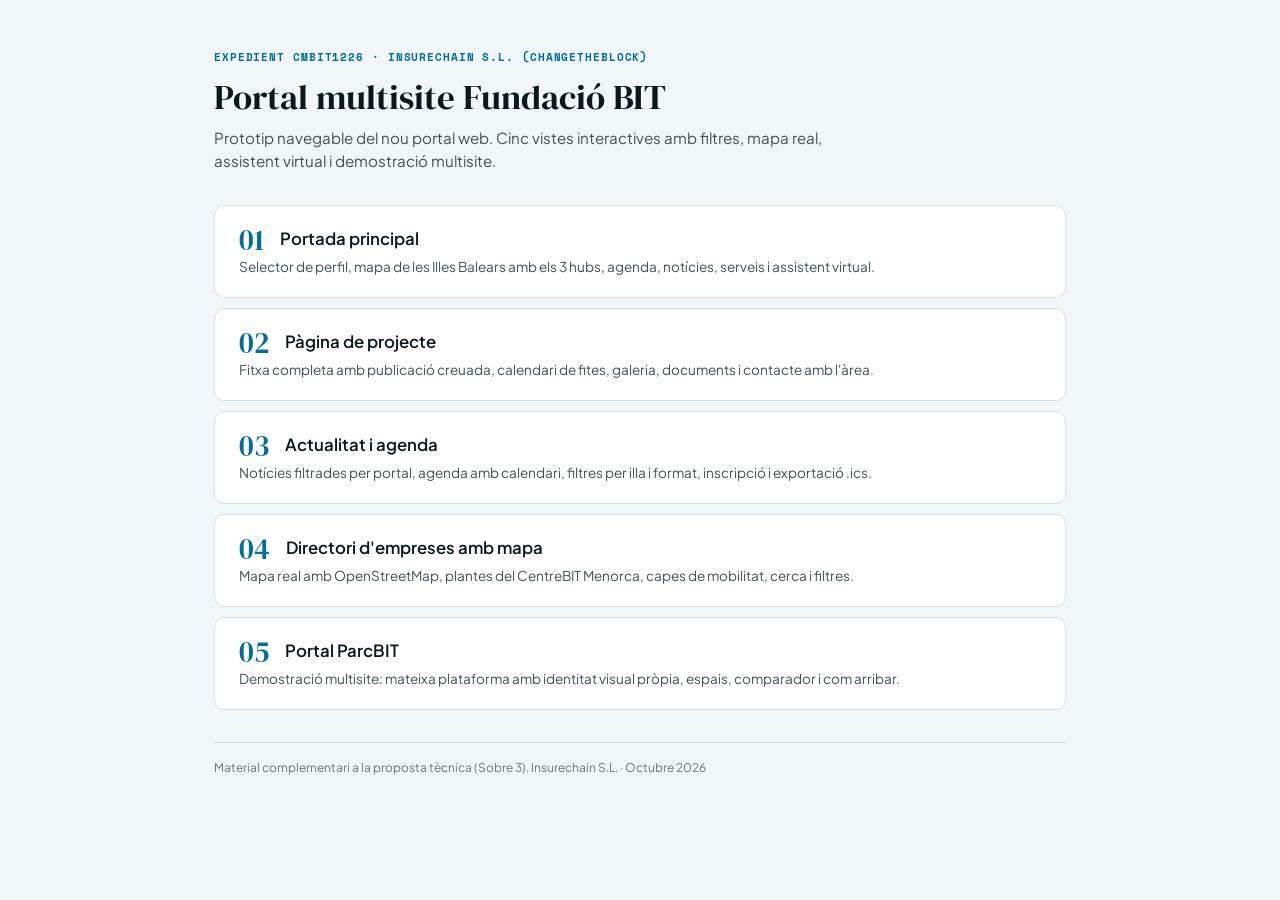
<file: index.html>
<!DOCTYPE html><html lang="ca"><head><meta charset="UTF-8"><meta name="viewport" content="width=device-width, initial-scale=1">
<title>Prototip navegable · Portal multisite Fundació BIT (CMBIT1226)</title>
<meta name="robots" content="noindex, nofollow">
<link rel="preconnect" href="https://fonts.googleapis.com"><link href="https://fonts.googleapis.com/css2?family=DM+Serif+Display&family=Plus+Jakarta+Sans:wght@400;500;600;700&family=Space+Mono:wght@400;700&display=swap" rel="stylesheet">
<style>
*{box-sizing:border-box;margin:0;padding:0}
body{font-family:"Plus Jakarta Sans",system-ui,sans-serif;color:oklch(20% .02 220);background:oklch(97% .006 220);line-height:1.55}
a{color:inherit;text-decoration:none}
.w{max-width:900px;margin:0 auto;padding:48px 24px 72px}
h1{font-family:"DM Serif Display",Georgia,serif;font-weight:400;font-size:2.2rem;line-height:1.15;margin-bottom:8px}
.sub{color:oklch(42% .015 220);font-size:.95rem;max-width:60ch;margin-bottom:32px}
.meta{font-family:"Space Mono",monospace;font-size:.7rem;letter-spacing:.08em;text-transform:uppercase;color:oklch(48% .16 220);font-weight:700;margin-bottom:12px}
.card{display:block;background:#fff;border:1px solid oklch(90% .008 220);border-radius:10px;padding:20px 24px;margin-bottom:10px;transition:border-color .15s ease}
.card:hover{border-color:oklch(48% .16 220)}
.card h2{font-family:"Plus Jakarta Sans",sans-serif;font-size:1.05rem;font-weight:600;margin-bottom:4px}
.card p{font-size:.85rem;color:oklch(42% .015 220)}
.num{font-family:"DM Serif Display",serif;font-size:1.8rem;color:oklch(48% .16 220);float:left;margin-right:16px;line-height:1}
.foot{font-size:.75rem;color:oklch(55% .01 220);margin-top:32px;padding-top:16px;border-top:1px solid oklch(90% .008 220)}
a:focus-visible{outline:3px solid oklch(48% .16 220);outline-offset:3px;border-radius:6px}
</style></head><body>
<div class="w">
<p class="meta">Expedient CMBIT1226 · Insurechain S.L. (ChangeTheBlock)</p>
<h1>Portal multisite Fundaci&oacute; BIT</h1>
<p class="sub">Prototip navegable del nou portal web. Cinc vistes interactives amb filtres, mapa real, assistent virtual i demostraci&oacute; multisite.</p>

<a href="01_portada.html" class="card"><span class="num">01</span><h2>Portada principal</h2><p>Selector de perfil, mapa de les Illes Balears amb els 3 hubs, agenda, not&iacute;cies, serveis i assistent virtual.</p></a>

<a href="02_pagina_projecte.html" class="card"><span class="num">02</span><h2>P&agrave;gina de projecte</h2><p>Fitxa completa amb publicaci&oacute; creuada, calendari de fites, galeria, documents i contacte amb l'&agrave;rea.</p></a>

<a href="03_actualitat_agenda.html" class="card"><span class="num">03</span><h2>Actualitat i agenda</h2><p>Not&iacute;cies filtrades per portal, agenda amb calendari, filtres per illa i format, inscripci&oacute; i exportaci&oacute; .ics.</p></a>

<a href="04_directori_mapa.html" class="card"><span class="num">04</span><h2>Directori d'empreses amb mapa</h2><p>Mapa real amb OpenStreetMap, plantes del CentreBIT Menorca, capes de mobilitat, cerca i filtres.</p></a>

<a href="05_portal_parcbit.html" class="card"><span class="num">05</span><h2>Portal ParcBIT</h2><p>Demostraci&oacute; multisite: mateixa plataforma amb identitat visual pr&ograve;pia, espais, comparador i com arribar.</p></a>

<p class="foot">Material complementari a la proposta t&egrave;cnica (Sobre 3). Insurechain S.L. &middot; Octubre 2026</p>
</div></body></html>
</file>
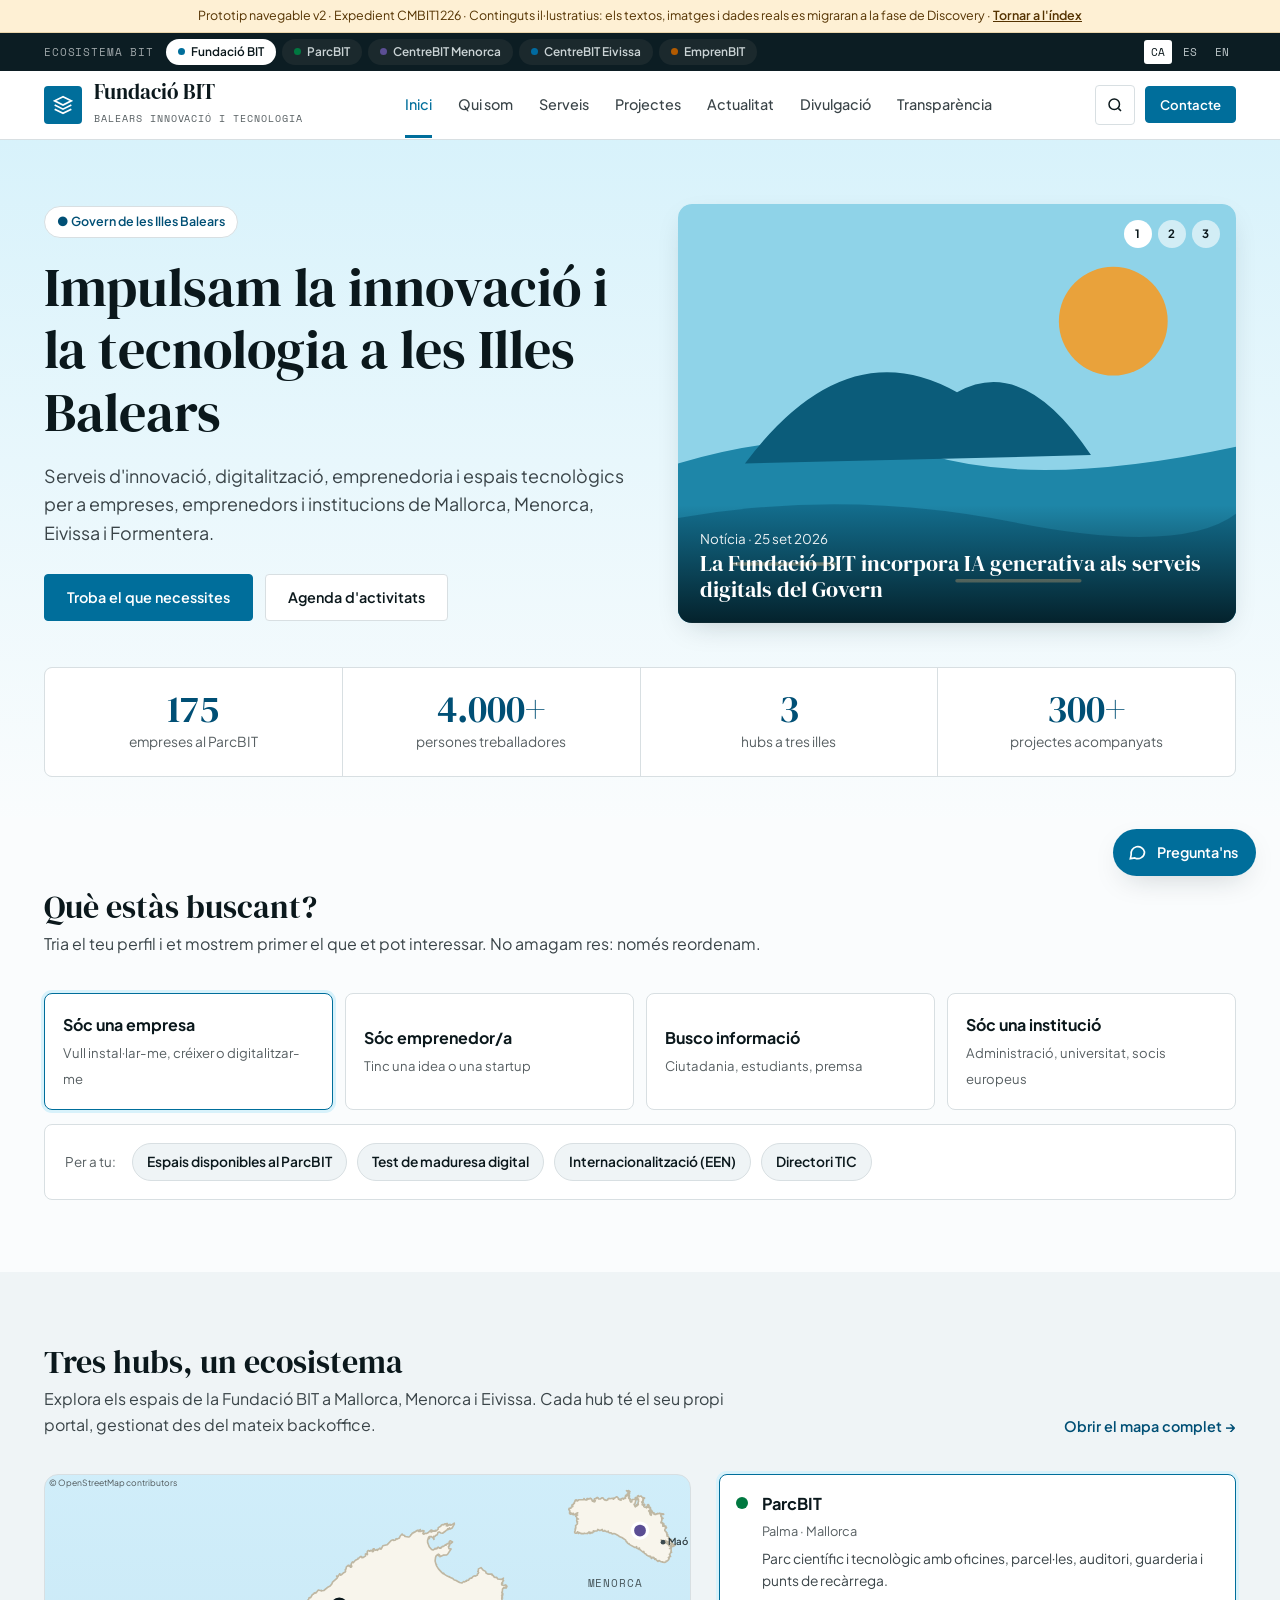
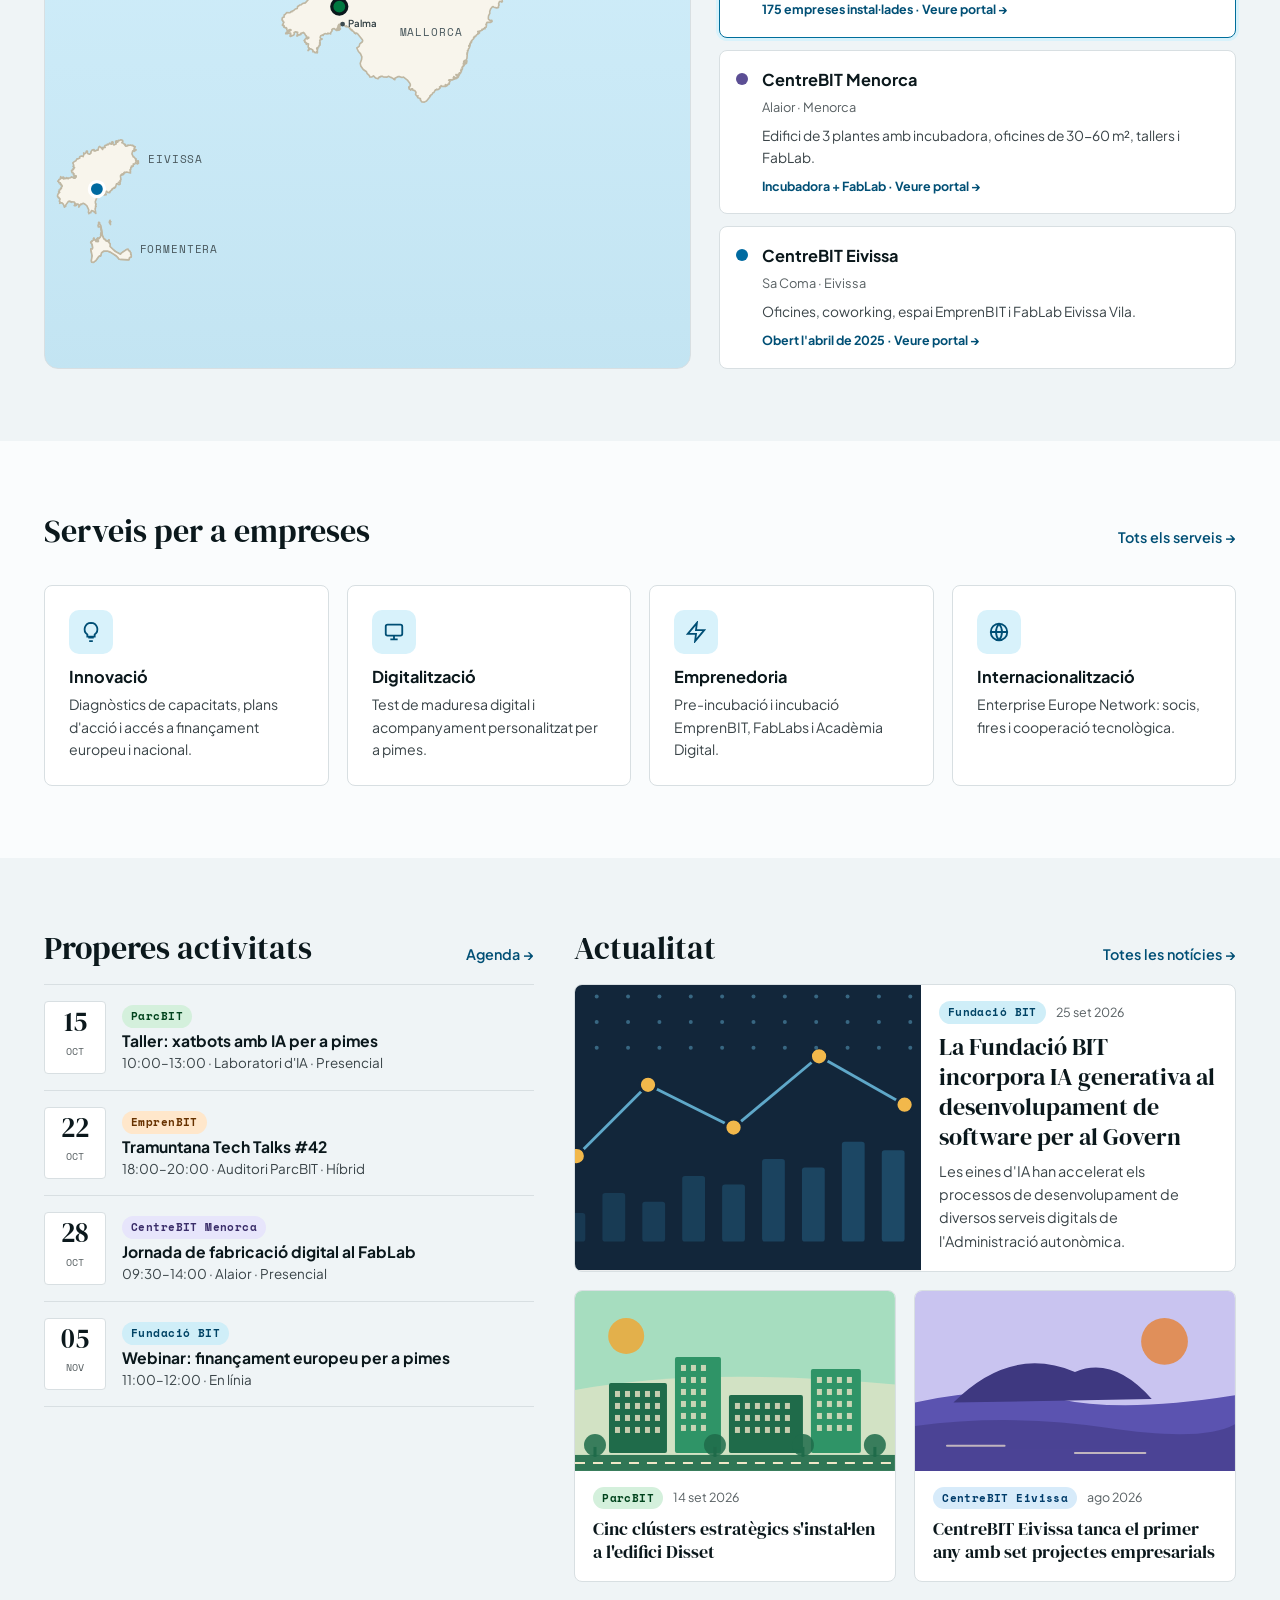
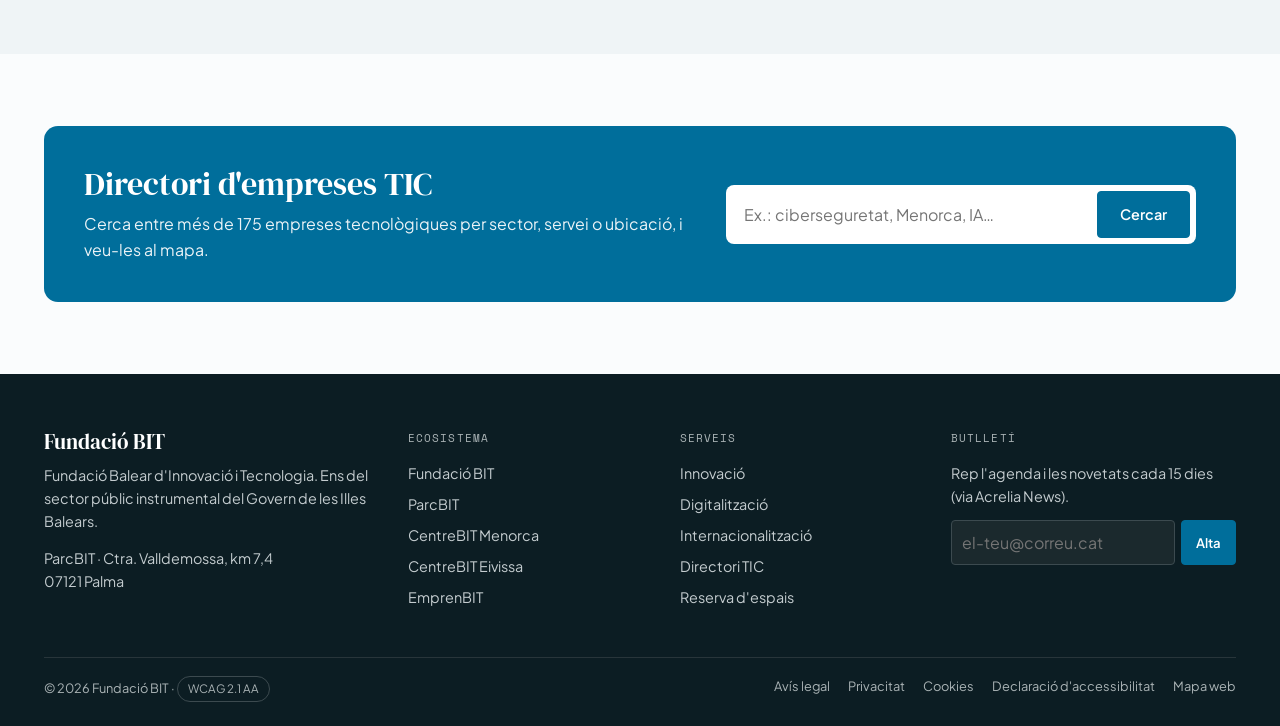
<file: 01_portada.html>
<!DOCTYPE html>
<html lang="ca">
<head>
<meta charset="UTF-8">
<meta name="viewport" content="width=device-width, initial-scale=1">
<title>Fundació BIT — Innovació i tecnologia a les Illes Balears</title>
<meta name="description" content="Portal de la Fundació BIT: serveis d'innovació, digitalització, emprenedoria i espais tecnològics a les Illes Balears.">
<link rel="preconnect" href="https://fonts.googleapis.com"><link href="https://fonts.googleapis.com/css2?family=DM+Serif+Display&family=Plus+Jakarta+Sans:wght@400;500;600;700&family=Space+Mono:wght@400;700&display=swap" rel="stylesheet">
<style>
:root{
--font-display:"DM Serif Display",ui-serif,Georgia,serif;
--font-body:"Plus Jakarta Sans",ui-sans-serif,system-ui,-apple-system,"Segoe UI",sans-serif;
--font-mono:"Space Mono",ui-monospace,Menlo,monospace;
--paper:oklch(99% .003 220);--paper-alt:oklch(96.5% .006 220);
--ink:oklch(20% .02 220);--ink-2:oklch(38% .015 220);--ink-3:oklch(48% .012 220);
--accent:oklch(48% .16 220);--accent-h:oklch(41% .16 220);--accent-soft:oklch(94.5% .03 220);--accent-ink:oklch(38% .14 220);
--parcbit:oklch(50% .13 155);--centrebit:oklch(47% .11 290);--ce:oklch(50% .12 240);--emprenbit:oklch(56% .15 60);
--dark:oklch(22% .025 220);--dark-2:oklch(27% .02 220);--rule:oklch(90% .008 220);
--r-sm:4px;--r-md:8px;--r-lg:14px;--ease:cubic-bezier(.22,1,.36,1);
--sh:0 10px 30px -12px oklch(25% .03 220 / .25);
}
.portal-parcbit{--accent:oklch(47% .13 155);--accent-h:oklch(40% .13 155);--accent-soft:oklch(95% .035 155);--accent-ink:oklch(36% .11 155)}
*,*::before,*::after{box-sizing:border-box;margin:0;padding:0}
html{-webkit-font-smoothing:antialiased;scroll-behavior:smooth}
body{font-family:var(--font-body);color:var(--ink);background:var(--paper);line-height:1.6;font-size:16px}
a{color:inherit;text-decoration:none}
button,input,select,textarea{font:inherit;color:inherit}
button{cursor:pointer;background:none;border:0}
h1,h2,h3{font-family:var(--font-display);font-weight:400;line-height:1.15}
ul{list-style:none}
:focus-visible{outline:3px solid var(--accent);outline-offset:3px;border-radius:3px}
.sr-only{position:absolute!important;width:1px;height:1px;overflow:hidden;clip:rect(0 0 0 0);white-space:nowrap}
.skip{position:absolute;left:12px;top:-60px;background:var(--ink);color:#fff;padding:10px 16px;border-radius:var(--r-sm);z-index:200;font-weight:600}
.skip:focus{top:12px}
.wrap{max-width:1240px;margin:0 auto;padding:0 24px}
.mono{font-family:var(--font-mono);font-size:.72rem;letter-spacing:.06em;text-transform:uppercase}
.muted{color:var(--ink-3)}
/* demo ribbon */
.demo{background:oklch(96% .04 85);color:oklch(35% .08 70);font-size:.78rem;text-align:center;padding:6px 12px;border-bottom:1px solid oklch(88% .06 85)}
.demo a{text-decoration:underline;font-weight:600}
/* util bar */
.util{background:var(--dark);color:oklch(80% .01 220);font-size:.78rem}
.util .wrap{display:flex;justify-content:space-between;align-items:center;min-height:38px;gap:12px}
.portals{display:flex;align-items:center;gap:6px;flex-wrap:wrap}
.portals .lbl{font-family:var(--font-mono);font-size:.66rem;letter-spacing:.08em;text-transform:uppercase;color:oklch(72% .01 220);margin-right:6px}
.pp{font-size:.74rem;font-weight:600;padding:3px 11px;border-radius:99px;background:var(--dark-2);color:oklch(86% .01 220);border:1px solid transparent;display:inline-flex;align-items:center;gap:6px}
.pp i{width:7px;height:7px;border-radius:50%;display:inline-block}
.pp:hover{border-color:oklch(50% .02 220)}
.pp[aria-current="true"]{background:#fff;color:var(--ink)}
.langs{display:flex;gap:4px}
.langs button{font-family:var(--font-mono);font-size:.7rem;padding:3px 7px;border-radius:3px;color:oklch(82% .01 220)}
.langs button[aria-pressed="true"]{background:#fff;color:var(--ink)}
/* header */
.hdr{background:#fff;border-bottom:1px solid var(--rule);position:sticky;top:0;z-index:50}
.hdr .wrap{display:flex;align-items:center;justify-content:space-between;height:68px;gap:20px}
.brand{display:flex;align-items:center;gap:12px}
.brand-ic{width:38px;height:38px;border-radius:var(--r-sm);background:var(--accent);display:grid;place-items:center;color:#fff}
.brand b{font-family:var(--font-display);font-weight:400;font-size:1.3rem;display:block;line-height:1.05}
.brand small{font-family:var(--font-mono);font-size:.6rem;letter-spacing:.1em;text-transform:uppercase;color:var(--ink-3)}
.nav{display:flex;align-items:center;gap:26px}
.nav>li{position:relative}
.nav>li>a{font-size:.9rem;font-weight:500;color:var(--ink-2);padding:22px 0;display:inline-block}
.nav>li>a:hover,.nav>li>a[aria-current="page"]{color:var(--accent)}
.nav>li>a[aria-current="page"]{box-shadow:inset 0 -3px 0 var(--accent)}
.mega{position:absolute;top:100%;left:-20px;background:#fff;border:1px solid var(--rule);border-radius:var(--r-md);box-shadow:var(--sh);padding:18px;display:none;width:520px;grid-template-columns:1fr 1fr;gap:6px}
.nav>li:hover .mega,.nav>li:focus-within .mega{display:grid}
.mega a{padding:10px 12px;border-radius:var(--r-sm);display:block}
.mega a:hover{background:var(--accent-soft)}
.mega b{font-size:.88rem;display:block}
.mega span{font-size:.78rem;color:var(--ink-3)}
.hdr-actions{display:flex;align-items:center;gap:10px}
.search-btn{width:40px;height:40px;border-radius:var(--r-sm);border:1px solid var(--rule);display:grid;place-items:center}
.btn{display:inline-flex;align-items:center;gap:8px;font-size:.9rem;font-weight:600;padding:11px 22px;border-radius:var(--r-sm);background:var(--accent);color:#fff;border:1.5px solid var(--accent);transition:background .15s}
.btn:hover{background:var(--accent-h);border-color:var(--accent-h)}
.btn-o{background:#fff;color:var(--ink);border-color:var(--rule)}
.btn-o:hover{background:var(--paper-alt);border-color:var(--ink-3)}
.btn-sm{padding:7px 14px;font-size:.82rem}
.burger{display:none;width:40px;height:40px;border:1px solid var(--rule);border-radius:var(--r-sm)}
/* search overlay */
.srch{position:fixed;inset:0;background:oklch(20% .02 220 / .55);z-index:120;display:none;align-items:flex-start;justify-content:center;padding-top:10vh}
.srch.open{display:flex}
.srch-box{background:#fff;width:min(720px,92vw);border-radius:var(--r-lg);box-shadow:var(--sh);overflow:hidden}
.srch-in{display:flex;align-items:center;gap:10px;padding:16px 20px;border-bottom:1px solid var(--rule)}
.srch-in input{flex:1;border:0;font-size:1.1rem;outline:none}
.srch-scope{display:flex;gap:6px;padding:10px 20px;border-bottom:1px solid var(--rule);flex-wrap:wrap}
.chip{font-size:.8rem;font-weight:600;padding:6px 13px;border-radius:99px;border:1px solid var(--rule);background:#fff;color:var(--ink-2)}
.chip:hover{border-color:var(--ink-3)}
.chip[aria-pressed="true"]{background:var(--ink);color:#fff;border-color:var(--ink)}
.srch-res{max-height:52vh;overflow:auto;padding:8px}
.srch-res a{display:flex;gap:12px;padding:10px 12px;border-radius:var(--r-sm);align-items:flex-start}
.srch-res a:hover{background:var(--paper-alt)}
.srch-res .t{font-weight:600;font-size:.92rem}
.srch-res .d{font-size:.8rem;color:var(--ink-3)}
.srch-ai{margin:8px 12px;padding:12px 14px;border-radius:var(--r-md);background:var(--accent-soft);font-size:.86rem}
.tag{font-family:var(--font-mono);font-size:.66rem;letter-spacing:.04em;padding:3px 9px;border-radius:99px;white-space:nowrap;display:inline-block;font-weight:700}
.t-fbit{background:oklch(93% .035 220);color:oklch(34% .13 220)}
.t-parc{background:oklch(93% .04 155);color:oklch(33% .1 155)}
.t-cm{background:oklch(93% .03 290);color:oklch(35% .1 290)}
.t-ce{background:oklch(93% .03 240);color:oklch(34% .11 240)}
.t-emp{background:oklch(94% .045 70);color:oklch(38% .1 60)}
/* sections */
.sec{padding:72px 0}
.sec-alt{background:var(--paper-alt)}
.sec-h{display:flex;justify-content:space-between;align-items:flex-end;gap:20px;margin-bottom:36px;flex-wrap:wrap}
.sec-h h2{font-size:2rem}
.sec-h p{color:var(--ink-2);max-width:60ch;margin-top:6px}
.lnk{font-weight:600;font-size:.9rem;color:var(--accent-ink)}
.lnk:hover{text-decoration:underline}
.card{background:#fff;border:1px solid var(--rule);border-radius:var(--r-md);overflow:hidden;transition:border-color .2s,box-shadow .2s,transform .2s}
.card:hover{border-color:oklch(80% .01 220);box-shadow:var(--sh)}
.ill{display:block;width:100%;height:auto;aspect-ratio:16/9}
.ill svg{display:block;width:100%;height:100%}
/* footer */
.ft{background:var(--dark);color:oklch(84% .01 220);padding:56px 0 24px;margin-top:0}
.ft-grid{display:grid;grid-template-columns:1.4fr 1fr 1fr 1fr;gap:40px}
.ft h3{font-family:var(--font-display);color:#fff;font-size:1.3rem;margin-bottom:10px}
.ft h4{font-family:var(--font-mono);font-size:.68rem;letter-spacing:.1em;text-transform:uppercase;color:oklch(76% .01 220);margin-bottom:14px;font-weight:400}
.ft li{margin-bottom:8px;font-size:.9rem}
.ft a:hover{color:#fff;text-decoration:underline}
.ft p{font-size:.9rem;line-height:1.6}
.ft-bot{border-top:1px solid oklch(32% .02 220);margin-top:40px;padding-top:18px;display:flex;justify-content:space-between;gap:16px;flex-wrap:wrap;font-size:.8rem;color:oklch(76% .01 220)}
.ft-bot nav{display:flex;gap:18px;flex-wrap:wrap}
.wcag{display:inline-flex;gap:6px;align-items:center;border:1px solid oklch(40% .02 220);border-radius:99px;padding:3px 10px;font-size:.72rem}
/* chatbot */
.cb-btn{position:fixed;right:24px;bottom:24px;z-index:90;display:flex;align-items:center;gap:10px;background:var(--accent);color:#fff;border-radius:99px;padding:12px 18px 12px 14px;box-shadow:var(--sh);font-weight:600;font-size:.9rem}
.cb-btn:hover{background:var(--accent-h)}
.cb{position:fixed;right:24px;bottom:88px;width:380px;max-width:calc(100vw - 32px);height:540px;max-height:calc(100vh - 120px);background:#fff;border-radius:var(--r-lg);box-shadow:0 24px 60px -20px oklch(20% .03 220 / .45);border:1px solid var(--rule);z-index:95;display:none;flex-direction:column;overflow:hidden}
.cb.open{display:flex}
.cb-h{background:var(--dark);color:#fff;padding:14px 16px;display:flex;align-items:center;gap:10px}
.cb-av{width:34px;height:34px;border-radius:50%;background:var(--accent);display:grid;place-items:center;font-weight:700;font-size:.8rem}
.cb-h b{display:block;font-size:.95rem}
.cb-h small{font-size:.74rem;color:oklch(82% .01 220)}
.cb-x{margin-left:auto;color:#fff;width:32px;height:32px;border-radius:6px}
.cb-x:hover{background:var(--dark-2)}
.cb-body{flex:1;overflow:auto;padding:16px;display:flex;flex-direction:column;gap:10px;background:var(--paper-alt)}
.msg{max-width:88%;padding:10px 13px;border-radius:12px;font-size:.88rem;line-height:1.5}
.msg.bot{background:#fff;border:1px solid var(--rule);border-bottom-left-radius:4px}
.msg.me{background:var(--accent);color:#fff;align-self:flex-end;border-bottom-right-radius:4px}
.msg .src{margin-top:8px;padding-top:8px;border-top:1px dashed var(--rule);font-size:.76rem;color:var(--ink-3)}
.msg .src a{color:var(--accent-ink);text-decoration:underline;display:block}
.msg .ai{font-family:var(--font-mono);font-size:.62rem;letter-spacing:.05em;text-transform:uppercase;color:var(--ink-3);margin-bottom:4px;display:block}
.sugg{display:flex;flex-wrap:wrap;gap:6px}
.sugg button{font-size:.78rem;border:1px solid var(--accent);color:var(--accent-ink);background:#fff;border-radius:99px;padding:5px 11px;text-align:left}
.sugg button:hover{background:var(--accent-soft)}
.cb-f{display:flex;gap:8px;padding:10px;border-top:1px solid var(--rule)}
.cb-f input{flex:1;border:1px solid var(--rule);border-radius:99px;padding:9px 14px;font-size:.88rem}
.cb-f button{background:var(--accent);color:#fff;border-radius:99px;width:40px;height:40px;display:grid;place-items:center}
.cb-legal{font-size:.68rem;color:var(--ink-3);padding:0 12px 8px;text-align:center}
.typing{display:inline-flex;gap:4px}.typing i{width:6px;height:6px;border-radius:50%;background:var(--ink-3);animation:bl 1s infinite}.typing i:nth-child(2){animation-delay:.15s}.typing i:nth-child(3){animation-delay:.3s}
@keyframes bl{0%,80%,100%{opacity:.25}40%{opacity:1}}
/* modal */
.modal{position:fixed;inset:0;background:oklch(20% .02 220 / .55);z-index:130;display:none;align-items:center;justify-content:center;padding:20px}
.modal.open{display:flex}
.modal-box{background:#fff;border-radius:var(--r-lg);max-width:640px;width:100%;max-height:90vh;overflow:auto;box-shadow:var(--sh)}
.modal-x{position:absolute;right:12px;top:12px;width:36px;height:36px;border-radius:50%;background:#fff;display:grid;place-items:center;box-shadow:0 2px 8px rgba(0,0,0,.15)}
.field{display:flex;flex-direction:column;gap:5px;margin-bottom:14px}
.field label{font-size:.84rem;font-weight:600}
.field input,.field select,.field textarea{border:1px solid oklch(78% .01 220);border-radius:var(--r-sm);padding:10px 12px;font-size:.92rem;background:#fff}
.chk{display:flex;gap:8px;align-items:flex-start;font-size:.8rem;color:var(--ink-2);margin-bottom:14px}
.toast{position:fixed;left:50%;bottom:28px;transform:translateX(-50%) translateY(20px);background:var(--ink);color:#fff;padding:12px 18px;border-radius:var(--r-md);font-size:.88rem;opacity:0;transition:.25s;z-index:200;pointer-events:none}
.toast.show{opacity:1;transform:translateX(-50%) translateY(0)}
@media (max-width:1020px){
 .nav{display:none}.burger{display:grid;place-items:center}
 .nav.open{display:flex;flex-direction:column;align-items:stretch;position:absolute;top:68px;left:0;right:0;background:#fff;border-bottom:1px solid var(--rule);padding:8px 24px 16px;gap:0}
 .nav.open>li>a{padding:12px 0;display:block;border-bottom:1px solid var(--rule)}
 .nav.open .mega{display:none!important}
 .ft-grid{grid-template-columns:1fr 1fr}
 .hdr-actions .btn{display:none}
}
@media (max-width:640px){
 .wrap{padding:0 16px}.sec{padding:48px 0}.sec-h h2{font-size:1.6rem}
 .portals .lbl{display:none}.util .pp span{display:none}
 .ft-grid{grid-template-columns:1fr}
 .cb-btn span{display:none}.cb-btn{padding:14px}
}
@media (prefers-reduced-motion:reduce){*{animation:none!important;transition:none!important;scroll-behavior:auto!important}}

.hero{background:linear-gradient(180deg,var(--accent-soft),var(--paper));padding:64px 0 40px}
.hero-g{display:grid;grid-template-columns:1.05fr 1fr;gap:48px;align-items:center}
.badge{display:inline-flex;gap:8px;align-items:center;background:#fff;border:1px solid var(--rule);border-radius:99px;padding:5px 12px;font-size:.78rem;font-weight:600;color:var(--accent-ink);margin-bottom:18px}
.hero h1{font-size:clamp(2.3rem,4.4vw,3.4rem);margin-bottom:18px}
.hero p.lead{font-size:1.12rem;color:var(--ink-2);max-width:54ch;margin-bottom:26px}
.hero-a{display:flex;gap:12px;flex-wrap:wrap}
.slides{position:relative;border-radius:var(--r-lg);overflow:hidden;box-shadow:var(--sh);background:#fff}
.slide{display:none}.slide.on{display:block}
.slide .ill{aspect-ratio:4/3}
.slide-cap{position:absolute;left:0;right:0;bottom:0;padding:20px 22px;background:linear-gradient(0deg,oklch(18% .03 220 / .85),transparent);color:#fff}
.slide-cap b{font-family:var(--font-display);font-weight:400;font-size:1.35rem;display:block;line-height:1.2}
.slide-cap span{font-size:.84rem;opacity:.92}
.dots{position:absolute;right:16px;top:16px;display:flex;gap:6px}
.dots button{width:28px;height:28px;border-radius:50%;background:#fff9;font-size:.72rem;font-weight:700}
.dots button[aria-current="true"]{background:#fff}
.stats{display:grid;grid-template-columns:repeat(4,1fr);gap:1px;background:var(--rule);border:1px solid var(--rule);border-radius:var(--r-md);overflow:hidden;margin-top:44px}
.stats div{background:#fff;padding:22px;text-align:center}
.stats b{font-family:var(--font-display);font-weight:400;font-size:2.4rem;color:var(--accent-ink);display:block;line-height:1}
.stats span{font-size:.86rem;color:var(--ink-3)}
/* profiles */
.prof-tabs{display:grid;grid-template-columns:repeat(4,1fr);gap:12px}
.prof-tabs button{text-align:left;background:#fff;border:1.5px solid var(--rule);border-radius:var(--r-md);padding:18px;transition:.15s}
.prof-tabs button:hover{border-color:var(--ink-3)}
.prof-tabs button[aria-selected="true"]{border-color:var(--accent);box-shadow:0 0 0 3px var(--accent-soft)}
.prof-tabs b{display:block;font-size:1rem;margin-bottom:2px}
.prof-tabs span{font-size:.82rem;color:var(--ink-3)}
.prof-panel{margin-top:14px;background:#fff;border:1px solid var(--rule);border-radius:var(--r-md);padding:18px 20px;display:flex;gap:10px;flex-wrap:wrap;align-items:center}
.prof-panel .lbl{font-size:.84rem;color:var(--ink-3);margin-right:6px}
.prof-panel a{border:1px solid var(--rule);border-radius:99px;padding:7px 14px;font-size:.86rem;font-weight:600;background:var(--paper-alt)}
.prof-panel a:hover{border-color:var(--accent);color:var(--accent-ink)}
/* map */
.hub-g{display:grid;grid-template-columns:1.25fr 1fr;gap:28px;align-items:stretch}
.bmap{background:linear-gradient(180deg,oklch(93% .035 225),oklch(90% .04 225));border-radius:var(--r-lg);border:1px solid var(--rule);position:relative;overflow:hidden}
.bmap svg{display:block;width:100%;height:auto}
.isl{fill:oklch(97% .012 90);stroke:oklch(78% .03 90);stroke-width:1.5;stroke-linejoin:round}
.twn{font:600 9px var(--font-body);fill:oklch(35% .02 220)}
.osm{font:8px var(--font-body);fill:oklch(45% .01 220)}
.isl-l{font-family:var(--font-mono);font-size:10px;fill:oklch(45% .02 220);letter-spacing:.08em;text-transform:uppercase}
.pin{cursor:pointer}
.pin circle.halo{opacity:.25;transform-origin:center;transform-box:fill-box;animation:pulse 2.4s infinite}
.pin:focus{outline:none}.pin:focus circle.core,.pin.on circle.core{stroke:var(--ink);stroke-width:3}
@keyframes pulse{0%{transform:scale(1);opacity:.35}70%{transform:scale(2.2);opacity:0}100%{opacity:0}}
.hub-list{display:flex;flex-direction:column;gap:12px}
.hub{display:flex;gap:14px;background:#fff;border:1.5px solid var(--rule);border-radius:var(--r-md);padding:16px;text-align:left;width:100%;align-items:flex-start}
.hub:hover{border-color:var(--ink-3)}
.hub.on{border-color:var(--accent);box-shadow:0 0 0 3px var(--accent-soft)}
.hub i{width:12px;height:12px;border-radius:50%;margin-top:6px;flex:none}
.hub b{font-size:1.02rem;display:block}
.hub small{font-size:.8rem;color:var(--ink-3)}
.hub p{font-size:.86rem;color:var(--ink-2);margin-top:6px}
.hub .k{display:inline-block;margin-top:8px;font-size:.78rem;font-weight:700;color:var(--accent-ink)}
/* services */
.svc-g{display:grid;grid-template-columns:repeat(4,1fr);gap:18px}
.svc{padding:24px}
.svc-ic{width:44px;height:44px;border-radius:10px;background:var(--accent-soft);display:grid;place-items:center;color:var(--accent-ink);margin-bottom:14px}
.svc h3{font-family:var(--font-body);font-weight:700;font-size:1.02rem;margin-bottom:6px}
.svc p{font-size:.88rem;color:var(--ink-2)}
/* agenda + news */
.an-g{display:grid;grid-template-columns:1fr 1.35fr;gap:40px}
.ev{display:grid;grid-template-columns:62px 1fr;gap:16px;padding:16px 0;border-top:1px solid var(--rule)}
.ev:last-child{border-bottom:1px solid var(--rule)}
.ev-d{text-align:center;background:#fff;border:1px solid var(--rule);border-radius:var(--r-sm);padding:6px 0}
.ev-d b{font-family:var(--font-display);font-weight:400;font-size:1.7rem;display:block;line-height:1}
.ev-d span{font-family:var(--font-mono);font-size:.64rem;text-transform:uppercase;color:var(--ink-3)}
.ev h3{font-family:var(--font-body);font-weight:700;font-size:.98rem;margin:4px 0 2px}
.ev p{font-size:.84rem;color:var(--ink-2)}
.news-g{display:grid;grid-template-columns:1fr 1fr;gap:18px}
.nw{display:flex;flex-direction:column}
.nw-b{padding:16px 18px 18px}
.nw-m{display:flex;gap:10px;align-items:center;margin-bottom:8px}
.nw-m time{font-size:.78rem;color:var(--ink-3)}
.nw h3{font-size:1.15rem;line-height:1.25}
.nw.big{grid-column:1/-1;display:grid;grid-template-columns:1.1fr 1fr}
.nw.big .ill{aspect-ratio:auto;height:100%}
.nw.big h3{font-size:1.5rem}
.nw.big p{font-size:.9rem;color:var(--ink-2);margin-top:8px}
.dir{background:var(--accent);color:#fff;border-radius:var(--r-lg);padding:40px;display:grid;grid-template-columns:1.3fr 1fr;gap:30px;align-items:center}
.dir h2{font-size:2rem}
.dir p{opacity:.92;margin-top:8px}
.dir form{display:flex;gap:8px;background:#fff;border-radius:var(--r-md);padding:6px}
.dir input{flex:1;border:0;padding:10px 12px;outline:none;color:var(--ink);min-width:0}
@media (max-width:1020px){.hero-g,.hub-g,.an-g,.dir{grid-template-columns:1fr}.svc-g,.prof-tabs{grid-template-columns:1fr 1fr}.stats{grid-template-columns:1fr 1fr}.nw.big{grid-template-columns:1fr}}
@media (max-width:640px){.svc-g,.prof-tabs,.news-g{grid-template-columns:1fr}.dir{padding:26px}}
</style>
</head>
<body>
<a class="skip" href="#main">Salta al contingut principal</a>
<div class="demo" role="note">Prototip navegable v2 · Expedient CMBIT1226 · Continguts il·lustratius: els textos, imatges i dades reals es migraran a la fase de Discovery · <a href="index.html">Tornar a l'índex</a></div>
<div class="util" role="navigation" aria-label="Portals de l'ecosistema"><div class="wrap">
<div class="portals"><span class="lbl" data-i18n="eco">Ecosistema BIT</span><a class="pp" href="01_portada.html" aria-current="true"><i style="background:var(--accent)"></i><span>Fundació BIT</span></a><a class="pp" href="05_portal_parcbit.html"><i style="background:var(--parcbit)"></i><span>ParcBIT</span></a><a class="pp" href="#" data-soon="1"><i style="background:var(--centrebit)"></i><span>CentreBIT Menorca</span></a><a class="pp" href="#" data-soon="1"><i style="background:var(--ce)"></i><span>CentreBIT Eivissa</span></a><a class="pp" href="#" data-soon="1"><i style="background:var(--emprenbit)"></i><span>EmprenBIT</span></a></div>
<div class="langs" role="group" aria-label="Idioma"><button data-lang="ca" aria-pressed="true">CA</button><button data-lang="es" aria-pressed="false">ES</button><button data-lang="en" aria-pressed="false">EN</button></div>
</div></div>
<header class="hdr"><div class="wrap">
<a class="brand" href="01_portada.html" aria-label="Fundació BIT — inici"><span class="brand-ic"><svg width="20" height="20" viewBox="0 0 24 24" fill="none" stroke="currentColor" stroke-width="2" aria-hidden="true"><path d="M12 2 2 7l10 5 10-5-10-5Z"/><path d="m2 17 10 5 10-5"/><path d="m2 12 10 5 10-5"/></svg></span><span><b>Fundació BIT</b><small>Balears Innovació i Tecnologia</small></span></a>
<nav aria-label="Menú principal"><ul class="nav" id="nav"><li><a href="01_portada.html" aria-current="page" data-i18n="nav_home">Inici</a></li><li><a href="#" data-i18n="nav_about">Qui som</a><div class="mega"><a href="#"><b>Missió i valors</b><span>Qui som i què fem</span></a><a href="#"><b>Estructura</b><span>Patronat i equip</span></a><a href="#"><b>Xarxes i aliances</b><span>EEN, EDIH, REDIT</span></a><a href="#"><b>Treballa amb nosaltres</b><span>Ofertes i borses</span></a></div></li><li><a href="#" data-i18n="nav_services">Serveis</a><div class="mega"><a href="#"><b>Innovació</b><span>Diagnòstics i finançament</span></a><a href="#"><b>Digitalització</b><span>Test de maduresa digital</span></a><a href="#"><b>Internacionalització</b><span>Enterprise Europe Network</span></a><a href="#"><b>Emprenedoria</b><span>Programa EmprenBIT</span></a><a href="04_directori_mapa.html"><b>Directori TIC</b><span>175+ empreses</span></a><a href="#"><b>Espais</b><span>ParcBIT i CentreBIT</span></a></div></li><li><a href="02_pagina_projecte.html" data-i18n="nav_projects">Projectes</a></li><li><a href="03_actualitat_agenda.html" data-i18n="nav_news">Actualitat</a></li><li><a href="#" data-i18n="nav_divulga">Divulgació</a><div class="mega"><a href="#"><b>Articles i entrevistes</b><span>Veus de l'ecosistema TIC</span></a><a href="#"><b>CineTIC i Llibres TIC</b><span>Cicles de divulgació</span></a><a href="#"><b>STEM</b><span>Vocacions científiques i tecnològiques</span></a><a href="#"><b>Observatori</b><span>Publicacions i dades</span></a></div></li><li><a href="#" data-i18n="nav_transp">Transparència</a></li></ul></nav>
<div class="hdr-actions"><button class="search-btn" id="openSearch" aria-label="Cercar a tot l'ecosistema (tecla /)"><svg width="18" height="18" viewBox="0 0 24 24" fill="none" stroke="currentColor" stroke-width="2" aria-hidden="true"><circle cx="11" cy="11" r="7"/><path d="m20 20-3.5-3.5"/></svg></button>
<a class="btn btn-sm" href="#contacte" data-i18n="contact">Contacte</a>
<button class="burger" id="burger" aria-label="Obrir menú" aria-expanded="false" aria-controls="nav"><svg width="20" height="20" viewBox="0 0 24 24" fill="none" stroke="currentColor" stroke-width="2" aria-hidden="true"><path d="M4 7h16M4 12h16M4 17h16"/></svg></button></div>
</div></header>
<main id="main" tabindex="-1">

<section class="hero"><div class="wrap">
<div class="hero-g">
<div>
<span class="badge">● Govern de les Illes Balears</span>
<h1 data-i18n="h1">Impulsam la innovació i la tecnologia a les Illes Balears</h1>
<p class="lead" data-i18n="lead">Serveis d'innovació, digitalització, emprenedoria i espais tecnològics per a empreses, emprenedors i institucions de Mallorca, Menorca, Eivissa i Formentera.</p>
<div class="hero-a"><a class="btn" href="#perfil" data-i18n="cta1">Troba el que necessites</a><a class="btn btn-o" href="03_actualitat_agenda.html#agenda" data-i18n="cta2">Agenda d'activitats</a></div>
</div>
<div class="slides" aria-roledescription="carrusel" aria-label="Destacats"><a class="slide on" href="03_actualitat_agenda.html" id="sl0" aria-hidden="false"><span class="ill" role="img" aria-label="La Fundació BIT incorpora IA generativa als serveis digitals del Govern"><svg viewBox="0 0 320 240" preserveAspectRatio="xMidYMid slice" aria-hidden="true"><rect width="320" height="240" fill="#8FD3E8"/><circle cx="249.60000000000002" cy="67.2" r="31.200000000000003" fill="#E9A23B"/><path d="M0 148.8 Q80.0 124.80000000000001 144.0 144.0 T320 139.2 V240 H0Z" fill="#1E86A8"/><path d="M38.4 148.8 Q96.0 72.0 160.0 108.0 Q198.4 86.39999999999999 236.8 144.0Z" fill="#0B5C7A"/><path d="M0 180.0 Q96.0 163.20000000000002 192.0 182.4 T320 177.6 V240 H0Z" fill="#0B5C7A" opacity=".55"/><path d="M32.0 206.4 h57.599999999999994 M160.0 216.0 h70.4" stroke="#F3E3B5" stroke-width="2" stroke-linecap="round" opacity=".7"/></svg></span><span class="slide-cap"><span>Notícia · 25 set 2026</span><b>La Fundació BIT incorpora IA generativa als serveis digitals del Govern</b></span></a><a class="slide" href="03_actualitat_agenda.html#agenda" id="sl1" aria-hidden="true"><span class="ill" role="img" aria-label="Tramuntana Tech Talks #42: IA aplicada al turisme"><svg viewBox="0 0 320 240" preserveAspectRatio="xMidYMid slice" aria-hidden="true"><rect width="320" height="240" fill="#5B53B0"/><rect x="64.0" y="33.6" width="192.0" height="100.8" rx="4" fill="#F2E6D0"/><rect x="83.2" y="52.8" width="89.60000000000001" height="8" rx="4" fill="#3E3880"/><rect x="83.2" y="76.8" width="134.4" height="6" rx="3" fill="#C9C4F0"/><path d="M96.0 120.0 l20 -14 18 8 22 -18 20 12" stroke="#E08F5A" stroke-width="4" fill="none" stroke-linecap="round"/><circle cx="22" cy="196" r="9" fill="#3E3880"/><path d="M8 240 Q22 200 36 240Z" fill="#3E3880"/><circle cx="56" cy="202" r="9" fill="#3E3880"/><path d="M42 240 Q56 206 70 240Z" fill="#3E3880"/><circle cx="90" cy="196" r="9" fill="#3E3880"/><path d="M76 240 Q90 200 104 240Z" fill="#3E3880"/><circle cx="124" cy="202" r="9" fill="#3E3880"/><path d="M110 240 Q124 206 138 240Z" fill="#3E3880"/><circle cx="158" cy="196" r="9" fill="#3E3880"/><path d="M144 240 Q158 200 172 240Z" fill="#3E3880"/><circle cx="192" cy="202" r="9" fill="#3E3880"/><path d="M178 240 Q192 206 206 240Z" fill="#3E3880"/><circle cx="226" cy="196" r="9" fill="#3E3880"/><path d="M212 240 Q226 200 240 240Z" fill="#3E3880"/><circle cx="260" cy="202" r="9" fill="#3E3880"/><path d="M246 240 Q260 206 274 240Z" fill="#3E3880"/><circle cx="294" cy="196" r="9" fill="#3E3880"/><path d="M280 240 Q294 200 308 240Z" fill="#3E3880"/></svg></span><span class="slide-cap"><span>Agenda · 22 oct · ParcBIT</span><b>Tramuntana Tech Talks #42: IA aplicada al turisme</b></span></a><a class="slide" href="#" id="sl2" aria-hidden="true"><span class="ill" role="img" aria-label="Oberta la convocatòria d'incubació EmprenBIT 2027"><svg viewBox="0 0 320 240" preserveAspectRatio="xMidYMid slice" aria-hidden="true"><rect width="320" height="240" fill="#FBF1DD"/><rect x="32.0" y="139.2" width="256.0" height="10" rx="5" fill="#8A4A12"/><circle cx="80.0" cy="72.0" r="14" fill="#C8741E"/><path d="M56.0 139.2 Q80.0 48.0 104.0 139.2Z" fill="#C8741E"/><circle cx="160.0" cy="72.0" r="14" fill="#8A4A12"/><path d="M136.0 139.2 Q160.0 48.0 184.0 139.2Z" fill="#8A4A12"/><circle cx="240.0" cy="72.0" r="14" fill="#2E6F8E"/><path d="M216.0 139.2 Q240.0 48.0 264.0 139.2Z" fill="#2E6F8E"/><rect x="115.19999999999999" y="112.8" width="44" height="28" rx="3" fill="#F6D29B"/><rect x="185.6" y="120.0" width="30" height="20" rx="2" fill="#F6D29B"/><rect y="148.8" width="320" height="91.2" fill="#F6D29B" opacity=".45"/></svg></span><span class="slide-cap"><span>Convocatòria · fins al 15 nov</span><b>Oberta la convocatòria d'incubació EmprenBIT 2027</b></span></a><div class="dots"><button aria-label="Destacat 1 de 3" aria-current="true" data-s="0">1</button><button aria-label="Destacat 2 de 3" aria-current="false" data-s="1">2</button><button aria-label="Destacat 3 de 3" aria-current="false" data-s="2">3</button></div></div>
</div>
<div class="stats" aria-label="Xifres de l'ecosistema"><div><b>175</b><span>empreses al ParcBIT</span></div><div><b>4.000+</b><span>persones treballadores</span></div><div><b>3</b><span>hubs a tres illes</span></div><div><b>300+</b><span>projectes acompanyats</span></div></div>
</div></section>

<section class="sec" id="perfil" aria-labelledby="perfil-h"><div class="wrap">
<div class="sec-h"><div><h2 id="perfil-h" data-i18n="prof_h">Què estàs buscant?</h2><p>Tria el teu perfil i et mostrem primer el que et pot interessar. No amagam res: només reordenam.</p></div></div>
<div class="prof-tabs" role="tablist" aria-label="Perfil d'usuari"><button role="tab" id="tab-empresa" aria-controls="prof-panel" aria-selected="true" data-p="empresa"><b>Sóc una empresa</b><span>Vull instal·lar-me, créixer o digitalitzar-me</span></button><button role="tab" id="tab-emprenedor" aria-controls="prof-panel" aria-selected="false" data-p="emprenedor"><b>Sóc emprenedor/a</b><span>Tinc una idea o una startup</span></button><button role="tab" id="tab-ciutada" aria-controls="prof-panel" aria-selected="false" data-p="ciutada"><b>Busco informació</b><span>Ciutadania, estudiants, premsa</span></button><button role="tab" id="tab-institucio" aria-controls="prof-panel" aria-selected="false" data-p="institucio"><b>Sóc una institució</b><span>Administració, universitat, socis europeus</span></button></div>
<div class="prof-panel" id="prof-panel" role="tabpanel" aria-live="polite"></div>
</div></section>

<section class="sec sec-alt" aria-labelledby="hubs-h"><div class="wrap">
<div class="sec-h"><div><h2 id="hubs-h" data-i18n="hubs_h">Tres hubs, un ecosistema</h2><p>Explora els espais de la Fundació BIT a Mallorca, Menorca i Eivissa. Cada hub té el seu propi portal, gestionat des del mateix backoffice.</p></div><a class="lnk" href="04_directori_mapa.html">Obrir el mapa complet →</a></div>
<div class="hub-g">
<div class="bmap"><svg viewBox="0 0 600 370" role="img" aria-label="Mapa de les Illes Balears amb els tres hubs (costa real, OpenStreetMap)"><path class="isl" d="M67.7 248.6L66.8 248.4L66.5 247.4L66.0 247.6L65.7 248.2L66.3 250.2L64.1 251.2L63.1 250.3L63.4 248.8L62.5 248.3L61.9 248.9L62.1 249.5L61.7 250.6L60.0 249.5L59.1 251.0L58.0 250.5L58.1 251.0L56.5 251.8L55.9 251.6L55.2 252.7L56.0 253.5L54.2 253.8L53.6 255.5L52.9 254.6L53.5 253.9L53.1 253.5L53.1 254.2L51.8 253.6L51.0 252.6L50.0 253.3L49.3 256.2L48.1 256.1L47.2 256.8L46.2 256.3L45.8 257.0L45.7 255.6L43.7 256.1L42.6 257.9L42.9 258.6L41.6 259.9L39.9 259.4L39.4 258.4L39.5 257.2L39.1 256.9L38.4 257.2L38.2 258.4L36.9 259.5L36.4 259.7L36.0 258.7L36.1 260.3L35.4 262.1L34.1 261.6L32.6 262.1L32.2 262.5L32.4 263.4L30.4 264.3L29.7 264.1L28.7 266.0L26.6 267.2L26.1 268.2L25.9 268.0L26.8 270.2L26.1 271.3L26.7 271.2L26.8 272.3L27.2 272.0L27.5 272.5L26.9 272.8L26.8 273.4L26.3 273.5L26.4 274.1L25.7 273.7L26.1 274.3L24.7 275.1L24.9 276.4L25.9 276.6L25.2 277.1L26.2 277.3L27.1 278.3L26.4 278.9L27.4 279.8L27.1 280.6L27.7 279.9L28.2 280.3L28.7 279.7L29.0 280.1L29.0 281.2L28.4 281.3L27.9 282.3L26.9 282.3L26.2 281.3L25.2 281.6L24.7 280.9L23.4 281.9L21.6 282.0L21.7 282.7L20.9 282.5L20.4 281.6L20.2 282.5L18.5 282.1L18.7 282.7L17.7 282.5L17.5 282.9L16.5 282.3L17.2 281.2L16.2 281.4L15.6 282.3L14.6 280.8L14.0 283.2L12.9 283.5L12.9 284.2L11.9 285.0L12.9 285.4L12.8 286.5L14.3 286.6L13.9 287.1L14.4 287.2L14.1 287.8L15.3 287.9L14.8 288.6L15.7 288.8L16.0 289.4L15.9 290.1L15.1 290.6L15.3 291.5L14.3 291.9L14.6 292.7L13.1 293.2L13.4 293.9L12.6 295.0L13.3 294.9L13.7 295.4L12.8 295.4L12.9 296.1L12.3 296.6L11.7 298.2L11.7 299.3L12.6 299.9L12.3 300.1L12.9 300.4L13.0 301.0L13.5 300.8L14.0 301.5L13.3 303.6L14.1 304.4L13.7 305.6L14.5 305.1L15.8 305.2L17.2 306.6L18.1 309.2L19.4 308.2L19.1 307.5L21.7 303.9L22.7 303.5L23.0 304.0L23.9 303.8L24.4 304.7L24.8 304.1L27.3 304.4L27.8 306.0L28.3 305.7L28.7 306.3L27.6 306.9L27.2 307.7L28.5 307.5L28.6 307.8L29.4 307.2L29.5 306.2L30.4 306.2L31.6 307.1L31.5 309.2L33.2 306.3L34.2 306.7L34.2 306.1L35.6 305.5L37.6 306.7L39.0 308.0L40.7 311.7L40.4 314.1L41.1 314.6L40.8 315.3L41.9 314.2L42.6 314.3L43.2 312.4L44.9 312.8L47.3 315.0L46.6 310.8L47.0 310.0L46.9 308.8L47.6 308.5L47.1 307.5L47.6 306.2L47.0 305.9L46.8 304.1L48.0 300.8L49.0 299.5L49.6 299.4L50.1 297.8L50.6 297.4L53.3 298.0L53.3 296.8L54.1 296.0L53.6 296.4L52.6 295.9L53.2 294.9L53.6 295.6L53.8 295.0L53.5 294.7L54.1 295.0L54.0 295.5L54.3 295.0L54.7 295.2L54.2 295.6L55.3 296.3L54.6 295.8L54.8 295.5L55.9 296.5L55.3 296.8L55.7 296.8L55.3 297.1L55.8 297.1L55.8 297.7L54.9 297.9L56.3 297.4L56.9 297.6L56.9 297.0L56.4 297.1L56.1 296.6L56.4 295.9L55.7 295.4L56.8 294.3L57.5 294.4L58.0 295.5L60.3 295.6L60.0 294.9L60.7 294.9L60.6 294.5L62.1 293.1L62.2 292.5L62.6 292.9L62.6 292.0L63.7 291.7L63.6 291.3L64.8 291.4L64.6 290.7L65.6 290.7L66.5 287.5L67.5 287.4L68.7 288.2L70.0 287.6L69.7 286.4L68.3 286.0L70.0 285.8L70.3 285.2L69.8 284.5L70.7 283.8L70.2 280.1L70.9 278.8L71.7 279.0L71.8 278.2L72.3 278.6L71.6 279.3L72.6 278.5L73.1 278.8L73.1 277.7L73.6 277.8L73.5 277.0L73.9 277.2L74.3 276.5L75.0 277.0L76.0 276.4L79.6 277.3L79.3 275.9L79.7 275.6L79.0 274.5L79.8 274.2L79.8 272.5L80.7 272.2L80.3 271.0L82.1 271.1L82.2 268.9L82.8 269.3L83.6 269.0L84.2 267.7L84.8 267.8L85.9 269.0L87.1 268.1L86.1 267.9L86.9 266.9L86.8 266.0L84.7 266.5L84.4 266.0L84.8 265.4L84.4 265.2L84.9 264.3L84.1 264.1L83.1 262.6L82.3 262.5L80.9 259.6L81.6 256.8L82.1 256.5L83.0 257.2L84.9 255.9L84.4 255.6L83.5 255.9L83.4 255.2L82.8 255.1L83.9 253.0L83.1 253.5L83.2 252.6L82.5 252.5L81.7 251.4L81.4 252.0L79.7 251.3L77.7 251.7L77.2 251.3L76.7 252.2L75.1 252.4L74.9 250.8L74.4 251.7L74.2 250.7L73.1 250.2L73.0 249.6L71.5 249.2L72.5 247.8L72.1 246.8L70.7 246.5L68.7 247.4L68.3 246.9L68.4 247.6L67.3 247.6L67.7 248.6Z"/><path class="isl" d="M523.3 23.3L522.2 23.7L521.5 23.0L520.8 23.2L519.2 21.3L518.5 21.2L516.8 22.3L515.4 22.4L514.8 21.2L514.0 20.8L513.0 21.4L513.4 21.9L511.4 22.2L511.5 23.5L512.2 23.9L511.6 25.0L510.8 24.3L510.3 24.7L510.1 23.5L509.5 24.3L508.5 22.1L507.4 21.6L507.4 22.0L505.8 22.4L505.5 21.9L504.4 22.0L504.9 22.6L504.5 23.2L504.3 22.6L503.8 23.3L502.3 22.9L501.7 21.9L501.3 22.9L497.0 23.0L495.7 24.2L495.1 23.3L494.9 24.0L494.6 23.2L494.1 23.8L494.0 23.2L493.4 23.6L493.2 24.8L492.5 25.6L492.7 26.4L491.9 26.5L491.7 27.6L490.6 27.8L490.4 28.3L491.2 29.4L489.7 30.0L489.4 30.9L487.8 31.1L487.5 32.0L488.4 33.1L488.0 33.1L488.5 33.7L488.2 34.9L488.9 35.0L488.2 35.8L489.1 36.4L489.4 36.0L489.5 36.4L490.1 36.3L490.3 35.5L491.3 36.9L491.7 35.7L491.6 36.8L493.2 36.9L493.3 36.3L493.8 36.6L494.2 35.9L495.9 35.2L493.9 36.7L494.8 37.3L495.8 37.2L494.3 37.6L494.5 38.6L494.0 38.5L494.7 38.8L495.0 40.7L495.5 40.3L496.5 41.0L495.3 40.8L494.8 42.4L495.2 43.7L495.8 43.6L495.2 44.0L495.6 45.3L493.8 47.3L494.1 48.6L493.5 49.6L494.0 50.1L493.4 50.6L493.5 52.0L492.9 53.0L493.4 54.2L494.7 54.2L494.8 53.8L495.5 53.7L495.5 52.8L496.0 53.0L495.5 53.1L495.6 53.7L496.2 53.5L496.5 54.4L497.1 53.6L499.2 54.6L499.6 54.2L499.9 54.6L501.6 54.6L501.9 54.1L502.2 54.5L504.5 54.2L504.7 54.5L504.8 54.0L506.0 53.9L506.1 53.2L506.8 53.1L507.2 53.6L507.0 54.4L507.7 54.4L508.2 53.3L508.8 54.0L509.8 53.7L510.4 52.0L510.7 52.8L511.7 52.1L513.5 52.1L514.5 51.5L514.2 51.2L514.5 50.6L516.5 51.8L518.6 50.6L518.9 51.2L518.3 51.4L519.0 52.0L520.3 52.2L521.1 51.6L521.2 52.1L523.0 52.9L524.3 52.3L524.3 53.2L525.9 53.9L526.9 53.7L527.9 54.8L529.6 54.4L530.9 54.9L534.2 56.7L534.4 57.3L536.9 58.2L540.5 60.6L540.9 62.0L541.3 61.9L542.0 63.1L543.2 64.1L543.6 63.9L544.2 64.8L549.1 67.4L550.2 67.5L550.6 66.7L550.9 68.2L552.6 68.8L552.8 68.1L553.3 68.1L553.0 69.2L553.8 69.4L556.7 71.9L557.3 71.1L557.8 72.8L558.4 73.3L559.1 73.3L559.9 74.4L562.6 76.0L562.7 75.4L563.4 76.2L563.6 75.6L563.6 76.3L564.3 76.7L564.1 77.2L564.6 77.7L565.1 76.6L566.5 77.3L566.6 76.7L567.8 78.1L567.5 78.5L568.5 78.1L568.9 79.1L570.5 80.5L570.4 79.7L571.3 80.0L571.5 79.6L573.1 80.7L574.9 80.7L574.6 81.2L577.1 81.3L578.1 80.8L578.1 80.2L579.2 80.0L580.6 78.5L580.9 77.6L580.5 77.5L580.2 76.7L580.9 77.0L581.5 75.7L582.3 75.9L581.2 73.8L582.0 73.5L582.2 72.3L583.2 71.9L582.5 70.9L582.9 70.3L582.6 68.5L581.3 68.4L582.9 68.0L581.7 65.9L580.7 65.7L581.0 65.2L580.3 64.9L580.8 64.7L580.4 64.2L579.6 64.3L579.5 63.6L578.6 63.6L577.6 62.9L576.9 63.4L577.2 61.9L575.9 62.2L574.6 61.8L573.5 60.4L574.0 61.0L576.0 61.3L576.0 61.7L576.1 61.2L577.4 61.5L577.5 60.9L578.1 61.7L578.9 61.7L579.8 62.5L580.3 62.5L580.8 61.7L580.9 63.3L581.5 63.3L583.5 65.0L582.8 65.5L583.5 66.9L583.6 66.4L584.5 66.6L586.7 65.2L585.3 64.6L584.2 64.8L584.2 64.3L583.3 64.6L583.7 63.2L582.7 61.5L583.1 60.0L582.6 60.4L581.2 60.3L581.3 59.8L580.3 59.0L580.8 58.5L580.2 57.3L578.9 56.8L579.1 55.9L579.7 55.7L578.8 55.5L578.9 53.8L578.3 53.8L578.0 52.7L576.8 51.7L577.0 50.4L578.5 49.1L577.6 48.9L577.5 48.1L578.0 47.8L577.1 47.4L576.8 48.0L576.1 47.5L575.1 47.7L575.0 47.1L576.4 46.8L575.9 46.3L576.0 45.5L574.8 45.9L575.0 45.2L574.7 45.1L575.3 45.0L575.2 44.7L574.7 44.7L574.5 44.2L574.0 44.6L573.2 44.5L574.2 41.8L574.0 40.9L575.3 40.2L574.0 40.3L573.8 39.8L574.2 39.3L573.3 38.6L573.2 37.5L574.4 36.7L575.9 36.6L575.0 36.1L573.9 36.1L573.9 36.5L573.5 35.9L573.2 36.4L572.5 36.2L572.3 35.5L570.7 36.1L570.2 35.7L569.8 36.2L568.9 36.1L568.5 36.9L567.6 36.3L566.9 36.7L566.8 36.0L566.2 35.9L566.8 35.3L564.8 35.1L564.8 34.5L565.4 34.3L564.4 32.7L564.1 33.6L564.7 34.1L564.2 34.5L563.7 33.6L563.2 34.5L564.4 37.0L564.1 37.5L563.7 36.4L563.7 36.9L563.3 36.9L562.6 34.2L563.5 32.5L561.9 33.5L562.9 32.7L563.6 31.4L563.5 30.4L563.3 30.9L562.6 30.7L562.7 29.9L561.8 30.2L562.2 28.1L561.5 28.0L561.5 27.5L560.7 27.9L560.9 28.5L559.9 29.8L560.4 30.2L559.8 30.6L559.4 29.7L558.5 30.1L557.3 29.4L557.4 28.4L558.3 27.9L557.7 27.1L557.5 27.8L556.6 27.1L556.5 27.8L555.8 27.8L556.2 26.3L555.4 25.1L555.9 25.5L556.9 25.3L556.2 24.5L556.9 23.7L556.4 23.4L556.8 22.8L556.5 22.0L557.5 22.1L558.1 21.4L555.7 20.7L554.8 19.6L553.2 20.1L552.4 19.8L552.3 19.2L551.4 19.8L551.5 21.3L552.1 22.5L552.5 22.6L551.8 22.9L552.5 24.2L551.9 26.0L552.2 27.2L551.6 28.2L551.5 27.6L550.8 28.1L551.4 27.2L550.9 27.4L550.2 28.4L550.8 28.8L549.4 29.7L548.3 27.3L549.0 27.0L550.2 22.7L550.5 22.9L550.9 22.1L550.8 20.8L549.5 20.9L549.2 22.7L546.4 22.8L546.1 25.0L545.2 25.2L544.4 23.8L544.8 22.8L544.4 22.9L544.5 22.0L543.8 22.2L543.3 21.6L543.2 20.8L543.9 20.3L544.0 19.3L543.3 19.0L543.6 18.2L543.2 18.0L544.1 17.3L543.6 16.5L544.5 15.6L544.2 15.3L543.6 15.6L543.3 14.5L542.0 15.0L541.2 14.6L542.8 16.2L543.0 17.6L542.5 17.5L542.2 17.9L542.7 19.3L541.7 17.9L541.4 19.6L540.7 19.9L540.5 18.9L540.1 20.1L540.4 21.5L539.8 21.8L539.4 21.5L538.4 22.4L537.9 21.6L537.8 22.0L537.1 21.8L536.1 22.3L536.2 23.4L535.2 23.3L534.6 22.4L534.5 22.8L533.8 22.5L533.4 21.2L532.1 20.2L530.2 21.6L529.4 21.5L529.2 22.6L528.0 21.6L525.6 22.1L525.1 21.7L523.9 22.4L523.8 23.3L523.3 23.3Z"/><path class="isl" d="M43.3 359.5L43.5 360.4L45.2 360.4L47.5 358.6L50.0 355.1L50.7 354.5L51.7 354.7L52.7 351.4L53.6 350.6L56.6 349.9L59.7 350.5L63.7 352.6L66.5 354.6L69.1 357.6L77.7 358.2L78.2 357.9L78.6 356.3L80.3 355.3L80.3 353.8L79.7 353.1L79.8 351.8L78.9 350.2L77.5 349.1L77.4 348.4L75.8 348.6L71.0 352.0L70.2 353.0L66.8 351.3L63.5 348.8L60.5 345.9L60.7 343.6L59.2 341.5L59.6 339.7L57.9 341.0L56.5 340.4L56.3 339.3L55.9 339.5L54.8 338.6L53.5 335.8L52.4 329.2L52.1 329.4L52.7 332.2L52.0 333.6L52.2 334.6L51.8 334.7L52.1 335.2L51.7 336.6L50.2 338.5L49.0 338.5L49.7 338.1L48.9 337.9L48.4 338.8L49.2 338.9L49.7 341.1L47.5 341.2L47.1 340.0L48.4 339.0L46.5 339.8L45.8 339.2L45.5 338.0L45.1 338.5L45.5 339.0L44.7 340.1L43.7 340.7L43.9 341.1L42.5 341.8L43.8 343.6L44.4 346.9L44.0 348.1L42.6 348.2L43.9 354.5L43.3 359.5Z"/><path class="isl" d="M68.3 356.6L69.1 357.6L70.2 357.8L78.1 358.1L78.6 356.3L80.3 355.3L80.2 353.6L79.7 353.1L79.8 351.8L78.9 350.2L77.9 349.6L77.4 348.4L75.8 348.6L71.0 352.0L70.2 353.0L64.8 349.9L60.5 345.8L60.7 343.6L59.2 341.5L59.6 339.7L57.9 341.0L56.5 340.4L56.3 339.3L55.9 339.5L54.8 338.6L53.5 335.8L52.4 329.2L52.1 329.4L52.7 332.2L52.0 333.6L52.2 334.6L51.8 334.7L52.1 335.2L51.7 336.6L50.2 338.5L49.0 338.5L49.7 338.1L49.1 337.9L48.8 338.2L48.4 338.8L49.3 339.1L49.2 339.8L49.8 340.7L49.5 341.2L47.4 341.1L47.1 340.0L48.4 339.0L46.5 339.8L45.8 339.2L45.5 338.0L45.1 338.5L45.5 339.0L44.7 340.1L43.7 340.7L43.9 341.1L42.5 341.8L43.8 343.6L44.4 346.9L44.0 348.1L42.6 348.2L43.9 354.5L43.1 358.8L43.5 360.4L45.1 360.5L47.5 358.6L50.0 355.1L50.7 354.5L51.7 354.7L52.7 351.4L54.8 350.0L58.0 350.0L60.9 351.0L66.5 354.6L68.3 356.6Z"/><path class="isl" d="M61.0 325.4L60.7 323.5L61.3 322.7L60.5 322.4L60.6 321.3L60.1 322.2L59.8 323.3L61.0 325.4Z"/><path class="isl" d="M52.4 328.5L52.0 326.3L50.7 324.2L50.9 323.6L50.5 323.5L50.2 323.1L49.7 323.8L50.3 324.6L49.3 326.0L49.7 327.6L50.9 326.8L51.6 328.1L52.4 328.5Z"/><path class="isl" d="M372.9 52.1L374.5 50.8L375.5 50.7L374.8 50.1L376.4 50.1L376.5 49.2L377.1 50.2L378.9 49.3L381.0 45.8L380.9 44.8L378.5 46.4L377.1 46.7L377.1 45.8L374.4 47.5L373.5 47.3L374.8 45.7L374.3 45.0L373.2 45.8L373.1 45.5L372.1 45.4L371.1 46.4L370.3 46.1L368.8 46.8L368.4 47.7L366.0 49.0L365.9 50.5L364.0 52.1L363.5 52.2L363.3 51.4L362.5 52.3L361.2 52.0L359.6 53.1L359.0 52.8L360.3 51.4L359.3 51.2L356.4 53.8L355.0 54.4L353.7 54.2L352.7 55.1L352.2 54.9L352.4 54.4L351.7 54.5L352.8 52.0L351.1 51.8L349.6 52.6L348.5 52.5L349.3 50.7L347.7 52.5L347.3 52.1L347.9 51.5L346.7 51.4L343.5 53.5L343.0 53.4L342.7 54.0L341.8 54.0L341.1 55.4L340.5 55.6L340.5 56.1L339.2 57.5L338.3 57.7L335.2 57.2L334.6 56.8L334.8 56.3L333.0 55.8L332.4 54.9L330.6 56.8L329.8 58.7L327.7 59.7L326.8 59.2L326.3 60.5L324.6 60.9L324.1 60.3L322.2 61.0L318.4 65.0L314.4 65.9L312.9 68.9L312.4 69.0L311.7 68.0L309.2 70.1L309.1 69.1L308.8 69.9L308.3 69.6L307.5 70.0L306.3 69.6L306.4 68.8L305.5 68.7L305.0 69.7L305.5 70.0L305.7 71.1L305.1 71.0L304.7 71.4L304.5 70.8L303.2 70.1L302.2 71.0L301.4 70.3L300.6 70.4L299.9 71.4L300.1 74.1L298.6 73.3L298.2 73.7L298.4 75.3L296.4 76.7L295.0 77.0L294.7 75.8L293.9 75.8L292.4 77.2L291.3 77.5L291.4 78.1L288.9 79.3L286.9 81.6L286.4 80.8L286.1 81.0L285.1 82.5L285.0 83.6L284.2 84.1L285.0 84.7L284.9 84.1L285.3 84.3L285.5 85.1L285.1 85.7L284.5 85.9L284.3 85.2L283.1 85.1L283.2 84.3L282.4 84.0L280.5 85.5L280.2 87.4L279.4 88.3L279.8 89.4L279.4 90.2L278.0 90.9L276.1 92.7L275.4 92.6L275.3 93.2L274.3 91.9L272.4 95.0L272.1 94.0L271.4 94.1L272.1 95.1L271.9 96.0L267.6 99.7L267.1 101.2L265.4 103.4L263.6 104.2L259.5 107.5L257.7 107.8L257.2 107.3L257.0 107.8L254.4 107.1L252.2 109.8L251.8 109.5L251.1 110.1L250.6 109.8L250.1 110.7L248.9 111.2L247.1 114.3L245.9 114.1L245.4 115.6L242.3 119.0L239.7 119.6L238.4 120.8L237.2 121.0L235.5 122.3L235.1 122.2L234.8 124.2L232.9 124.7L231.5 126.1L229.8 126.9L229.9 127.2L229.0 127.2L228.0 128.2L225.0 128.1L223.2 130.1L222.6 130.1L222.5 132.3L221.0 132.6L220.6 134.5L220.8 135.3L221.3 135.2L221.5 136.4L222.4 137.0L220.9 139.8L221.5 140.3L222.1 139.9L222.5 140.2L222.7 141.0L222.3 141.6L223.3 141.7L223.7 142.4L224.5 142.1L225.0 142.7L225.0 144.0L225.6 144.7L226.8 144.8L226.9 144.2L228.1 143.8L229.0 144.3L226.8 145.9L224.9 146.2L224.0 147.4L224.1 147.8L225.6 147.7L226.5 146.3L227.0 147.4L228.6 147.2L228.8 148.7L228.2 149.1L228.1 150.1L228.5 150.3L231.6 148.9L232.1 147.9L231.8 146.6L233.3 146.0L235.2 146.5L234.8 147.1L235.1 147.9L234.4 149.8L235.2 149.7L235.9 148.7L237.2 148.8L238.2 148.4L237.8 147.5L240.4 146.5L240.4 147.0L241.4 147.2L242.4 149.1L243.4 150.0L243.1 150.8L245.5 151.0L245.3 152.0L244.5 152.0L244.3 152.5L243.1 152.1L242.3 152.5L241.1 154.2L242.0 154.3L241.8 155.6L242.3 155.5L243.1 156.3L242.9 156.8L243.3 157.6L244.2 156.8L245.3 157.2L244.9 159.3L245.1 160.6L245.9 161.0L244.8 163.4L246.6 161.8L247.5 161.8L249.2 162.9L249.4 164.6L250.3 164.3L251.1 165.3L253.2 165.2L253.3 165.6L253.7 164.7L252.8 164.2L253.4 164.0L253.7 162.0L253.0 162.0L252.9 161.3L253.1 160.9L254.0 161.4L254.0 160.3L254.8 160.1L255.3 158.3L255.8 158.5L256.0 158.2L256.1 156.9L255.5 156.4L256.1 156.1L255.7 153.8L258.0 152.6L256.5 152.1L256.1 151.1L256.6 149.6L258.7 148.8L258.9 149.4L259.2 148.5L260.6 147.6L262.4 148.0L263.2 147.8L263.3 147.2L263.9 147.7L265.3 147.3L265.9 147.9L265.7 147.0L267.2 144.9L266.9 144.1L267.8 143.6L267.2 143.6L267.8 143.1L269.2 142.9L271.2 144.6L273.7 144.5L275.0 143.3L274.9 142.7L274.9 143.3L273.2 144.4L272.4 144.4L272.3 143.7L271.4 143.4L274.4 142.1L272.7 142.3L272.7 141.9L272.2 142.3L272.5 141.7L272.9 142.0L273.0 141.6L272.5 141.7L273.0 141.3L272.7 141.0L273.2 141.1L273.2 141.7L273.2 141.0L272.7 141.0L272.8 140.4L273.2 140.7L272.8 140.3L273.3 140.3L273.3 139.7L273.2 140.3L272.9 140.2L273.6 139.0L274.9 138.9L273.9 139.2L274.0 139.9L273.8 139.5L274.7 139.0L274.5 139.6L275.3 138.8L275.8 139.3L274.2 140.1L274.0 141.2L276.1 139.6L278.3 140.0L280.3 141.3L280.5 140.3L280.5 141.2L281.0 140.9L283.8 142.4L283.6 142.8L284.6 143.4L284.2 143.8L285.3 144.3L285.0 144.0L285.4 143.8L285.8 144.3L285.5 144.8L287.2 145.7L288.2 147.3L288.6 147.0L289.1 147.8L289.0 147.1L289.1 147.6L289.8 147.1L291.1 147.9L295.2 153.0L295.7 154.1L295.4 155.2L293.0 157.1L292.4 159.5L290.2 161.0L291.7 164.3L293.6 166.3L294.9 169.3L294.7 171.5L293.4 175.3L293.9 177.7L296.2 181.0L299.2 183.1L299.7 184.6L301.9 186.7L302.3 188.0L304.4 187.9L305.7 187.0L307.8 189.0L309.9 189.7L311.1 187.9L311.1 188.5L312.8 187.3L314.2 187.4L314.9 188.0L318.4 188.1L319.7 187.3L321.7 188.4L322.7 188.5L323.3 189.2L324.7 189.6L324.6 190.2L325.6 190.6L325.7 189.1L328.4 187.7L330.2 187.7L332.3 188.5L333.7 188.1L337.6 191.2L339.7 194.0L340.1 195.4L339.7 196.7L339.0 196.8L338.6 197.5L338.6 198.0L339.2 198.0L338.7 198.8L339.0 199.3L340.4 199.5L340.3 200.2L341.5 199.4L341.0 199.4L341.3 198.9L342.1 198.9L342.4 200.2L344.1 200.6L345.3 202.2L344.9 204.3L346.3 206.0L347.2 205.6L346.6 206.5L347.1 207.3L349.3 208.0L349.6 208.7L349.2 209.1L350.8 211.3L353.1 211.4L355.1 210.4L358.5 206.2L358.2 205.6L358.8 205.8L359.1 204.8L360.2 204.3L360.8 202.9L361.9 202.5L363.3 199.9L363.9 200.2L364.5 199.3L365.5 199.8L367.0 199.0L367.8 198.1L367.8 197.4L367.2 197.3L368.5 196.8L368.6 195.9L369.3 196.7L373.1 196.7L373.6 196.4L373.0 195.5L372.5 195.5L372.9 195.4L372.8 195.1L374.2 196.1L374.8 195.6L374.6 194.9L376.0 194.7L376.4 194.1L376.0 193.8L377.0 192.0L375.7 191.0L376.4 190.6L376.4 191.1L376.9 191.1L377.1 190.5L377.1 190.8L378.1 190.5L377.9 190.8L378.9 190.9L381.3 189.9L380.9 189.6L380.2 189.8L380.0 189.3L380.5 189.4L380.7 188.8L380.0 188.5L380.6 188.6L380.5 187.6L381.5 188.4L381.4 189.2L382.2 188.9L382.2 189.5L383.1 189.3L383.0 188.5L383.4 189.1L384.4 188.4L384.7 187.8L384.3 187.7L384.9 187.5L384.9 187.0L383.8 187.3L383.5 186.6L382.8 186.6L382.5 185.7L384.0 186.8L384.0 186.1L384.7 186.5L384.5 185.6L385.2 186.5L385.6 186.2L385.9 185.5L385.4 184.9L385.9 185.1L385.7 184.1L386.2 184.2L386.2 184.9L386.7 184.5L387.5 182.8L386.9 182.4L387.0 182.0L387.3 182.4L387.8 182.2L387.7 181.4L388.2 181.1L387.2 180.8L388.5 180.5L388.5 179.2L388.1 179.4L388.9 178.5L388.5 178.3L389.3 178.2L390.2 177.0L389.3 176.8L390.4 176.5L390.3 175.9L391.0 175.4L389.3 175.4L390.1 174.1L390.1 173.5L389.7 173.4L390.2 173.0L390.6 173.2L390.9 172.5L391.0 174.3L391.6 174.8L391.4 175.8L392.3 175.3L392.7 173.1L391.9 172.4L392.7 170.7L393.0 166.9L392.6 166.7L393.2 166.0L392.8 165.6L393.3 165.3L393.3 164.0L393.7 163.7L393.2 163.3L393.9 163.1L394.3 161.2L394.7 161.3L395.0 160.6L395.3 159.8L394.4 159.4L395.1 159.3L394.4 159.1L394.7 158.5L395.6 158.9L395.8 157.5L395.4 157.4L395.9 156.9L395.5 156.7L396.3 156.6L396.3 155.9L396.9 155.8L396.2 155.4L397.2 155.2L396.9 154.4L399.3 151.9L398.9 151.3L400.0 151.0L399.6 150.3L401.0 150.0L401.4 149.1L403.2 147.8L402.8 147.5L403.6 147.6L404.4 147.0L403.7 146.5L403.6 145.7L403.0 146.3L402.8 145.6L403.0 146.1L404.0 145.3L404.0 146.1L404.4 146.3L404.5 145.4L407.2 144.2L406.7 143.7L407.9 143.6L408.2 143.0L409.6 143.1L409.8 142.3L409.3 141.9L410.5 141.7L410.9 139.9L410.4 139.3L411.1 138.6L410.8 138.1L411.5 137.1L414.5 137.2L416.1 136.4L415.9 135.3L414.3 135.4L412.9 134.4L412.6 133.4L412.8 131.1L414.0 128.8L413.9 127.0L414.8 124.6L416.2 122.8L417.1 122.4L417.9 123.1L420.3 123.7L421.7 123.6L422.2 123.1L421.9 122.5L422.6 120.9L422.1 120.0L422.9 117.9L423.4 117.6L425.1 118.3L425.7 117.9L425.1 114.8L425.9 114.5L425.1 113.6L425.9 112.4L425.0 111.8L426.1 111.2L426.0 110.0L425.5 110.2L425.2 109.2L425.7 108.5L425.8 106.2L427.0 104.8L427.4 105.0L427.0 105.4L428.3 104.4L429.1 105.3L429.7 104.4L429.4 103.9L429.9 103.7L429.4 102.7L428.9 102.8L428.6 102.3L426.7 102.8L425.1 102.2L425.0 101.6L425.9 100.8L425.0 101.3L425.1 100.5L426.0 99.5L426.2 98.5L426.8 98.4L426.0 97.0L426.7 96.0L424.8 97.1L421.4 96.8L420.3 95.2L418.8 95.4L418.5 95.0L417.9 95.0L417.3 93.5L416.2 93.4L416.5 93.1L416.1 92.2L412.6 92.3L410.5 91.2L410.1 89.7L407.9 88.7L405.8 86.2L403.4 87.4L403.3 89.2L402.8 89.6L403.6 90.7L403.2 91.7L402.5 92.1L402.4 93.2L400.7 94.1L400.2 93.8L398.4 94.5L397.4 95.6L396.9 95.6L397.1 96.1L395.9 96.1L394.8 96.8L394.3 97.9L392.5 98.1L392.5 98.5L391.8 98.5L392.4 98.5L392.3 98.8L392.0 98.6L390.7 99.5L389.6 99.1L388.2 100.5L385.9 100.1L382.2 97.9L380.9 97.7L379.6 96.4L376.7 95.1L376.5 94.6L376.3 94.9L374.4 94.1L371.8 92.5L370.9 91.4L371.4 92.0L370.8 91.6L370.7 91.9L369.4 90.9L366.2 87.4L364.3 84.3L364.1 83.4L364.4 83.2L363.8 82.9L363.1 80.0L363.5 76.7L364.2 75.1L365.8 73.8L365.6 74.4L366.1 75.0L366.7 74.8L366.2 75.0L366.5 74.7L365.9 74.5L366.1 73.8L366.8 74.0L366.5 74.6L367.2 74.4L367.0 75.1L368.0 75.5L367.5 76.0L370.6 74.6L373.6 74.5L374.8 73.6L377.9 68.9L376.0 68.5L375.5 66.7L376.4 66.0L376.1 65.2L376.7 65.2L376.3 64.1L377.2 64.0L379.3 62.4L377.5 61.3L376.7 61.5L376.1 62.6L376.6 62.8L375.9 63.5L374.7 63.7L373.5 65.0L373.3 64.7L373.0 65.4L372.3 65.1L370.9 66.6L369.7 66.4L368.9 67.7L367.9 67.6L368.3 68.0L368.0 67.7L367.1 68.2L365.9 67.1L364.7 68.6L364.1 68.2L363.7 68.9L363.0 68.2L362.9 68.8L361.2 69.8L359.8 69.3L357.6 66.8L356.1 62.7L356.1 60.7L356.9 58.3L357.8 58.6L357.4 59.3L357.7 59.0L357.9 58.6L356.9 58.2L357.7 57.2L359.8 57.4L360.8 58.4L361.4 58.3L362.0 59.9L361.8 57.0L362.9 57.2L363.7 56.2L365.1 55.7L365.8 53.3L367.1 53.0L368.4 54.0L370.0 54.2L372.9 52.1Z"/><text x="330" y="150" class="isl-l">Mallorca</text><text x="505" y="104" class="isl-l">Menorca</text><text x="96" y="268" class="isl-l">Eivissa</text><text x="88" y="352" class="isl-l">Formentera</text><g transform="translate(277,138.7)"><circle r="2.2" fill="oklch(40% .02 220)"/><text x="5" y="3" class="twn">Palma</text></g><g transform="translate(575.2,62.5)"><circle r="2.2" fill="oklch(40% .02 220)"/><text x="5" y="3" class="twn">Maó</text></g><g class="pin" tabindex="0" role="button" aria-label="ParcBIT, Palma · Mallorca" data-h="parc" transform="translate(273.9,122.5)"><circle class="halo" r="7" fill="var(--parcbit)"/><circle class="core" r="7" fill="var(--parcbit)" stroke="#fff" stroke-width="3"/></g><g class="pin" tabindex="0" role="button" aria-label="CentreBIT Menorca, Alaior · Menorca" data-h="cm" transform="translate(553.8,51.7)"><circle class="halo" r="7" fill="var(--centrebit)"/><circle class="core" r="7" fill="var(--centrebit)" stroke="#fff" stroke-width="3"/></g><g class="pin" tabindex="0" role="button" aria-label="CentreBIT Eivissa, Sa Coma · Eivissa" data-h="ce" transform="translate(48.3,292.3)"><circle class="halo" r="7" fill="var(--ce)"/><circle class="core" r="7" fill="var(--ce)" stroke="#fff" stroke-width="3"/></g><text x="4" y="10" class="osm">© OpenStreetMap contributors</text></svg></div>
<div class="hub-list"><button class="hub" data-h="parc"><i style="background:var(--parcbit)"></i><span><b>ParcBIT</b><small>Palma · Mallorca</small><p>Parc científic i tecnològic amb oficines, parcel·les, auditori, guarderia i punts de recàrrega.</p><span class="k">175 empreses instal·lades · Veure portal →</span></span></button><button class="hub" data-h="cm"><i style="background:var(--centrebit)"></i><span><b>CentreBIT Menorca</b><small>Alaior · Menorca</small><p>Edifici de 3 plantes amb incubadora, oficines de 30-60 m², tallers i FabLab.</p><span class="k">Incubadora + FabLab · Veure portal →</span></span></button><button class="hub" data-h="ce"><i style="background:var(--ce)"></i><span><b>CentreBIT Eivissa</b><small>Sa Coma · Eivissa</small><p>Oficines, coworking, espai EmprenBIT i FabLab Eivissa Vila.</p><span class="k">Obert l'abril de 2025 · Veure portal →</span></span></button></div>
</div>
</div></section>

<section class="sec" aria-labelledby="svc-h"><div class="wrap">
<div class="sec-h"><div><h2 id="svc-h" data-i18n="svc_h">Serveis per a empreses</h2></div><a class="lnk" href="#">Tots els serveis →</a></div>
<div class="svc-g"><a class="card svc" href="#"><span class="svc-ic"><svg width="22" height="22" viewBox="0 0 24 24" fill="none" stroke="currentColor" stroke-width="2" aria-hidden="true"><path d="M9 18h6M10 22h4M12 2a7 7 0 0 0-4 12.7V17h8v-2.3A7 7 0 0 0 12 2Z"/></svg></span><h3>Innovació</h3><p>Diagnòstics de capacitats, plans d'acció i accés a finançament europeu i nacional.</p></a><a class="card svc" href="#"><span class="svc-ic"><svg width="22" height="22" viewBox="0 0 24 24" fill="none" stroke="currentColor" stroke-width="2" aria-hidden="true"><rect x="3" y="4" width="18" height="12" rx="2"/><path d="M8 20h8M12 16v4"/></svg></span><h3>Digitalització</h3><p>Test de maduresa digital i acompanyament personalitzat per a pimes.</p></a><a class="card svc" href="#"><span class="svc-ic"><svg width="22" height="22" viewBox="0 0 24 24" fill="none" stroke="currentColor" stroke-width="2" aria-hidden="true"><path d="M13 2 3 14h9l-1 8 10-12h-9l1-8Z"/></svg></span><h3>Emprenedoria</h3><p>Pre-incubació i incubació EmprenBIT, FabLabs i Acadèmia Digital.</p></a><a class="card svc" href="#"><span class="svc-ic"><svg width="22" height="22" viewBox="0 0 24 24" fill="none" stroke="currentColor" stroke-width="2" aria-hidden="true"><circle cx="12" cy="12" r="9"/><path d="M3 12h18M12 3a14 14 0 0 1 0 18M12 3a14 14 0 0 0 0 18"/></svg></span><h3>Internacionalització</h3><p>Enterprise Europe Network: socis, fires i cooperació tecnològica.</p></a></div>
</div></section>

<section class="sec sec-alt" aria-label="Agenda i actualitat"><div class="wrap">
<div class="an-g">
<div><div class="sec-h" style="margin-bottom:18px"><h2 data-i18n="ag_h">Properes activitats</h2><a class="lnk" href="03_actualitat_agenda.html#agenda">Agenda →</a></div><a class="ev" href="03_actualitat_agenda.html#agenda"><span class="ev-d"><b>15</b><span>oct</span></span><span><span class="tag t-parc">ParcBIT</span><h3>Taller: xatbots amb IA per a pimes</h3><p>10:00–13:00 · Laboratori d'IA · Presencial</p></span></a><a class="ev" href="03_actualitat_agenda.html#agenda"><span class="ev-d"><b>22</b><span>oct</span></span><span><span class="tag t-emp">EmprenBIT</span><h3>Tramuntana Tech Talks #42</h3><p>18:00–20:00 · Auditori ParcBIT · Híbrid</p></span></a><a class="ev" href="03_actualitat_agenda.html#agenda"><span class="ev-d"><b>28</b><span>oct</span></span><span><span class="tag t-cm">CentreBIT Menorca</span><h3>Jornada de fabricació digital al FabLab</h3><p>09:30–14:00 · Alaior · Presencial</p></span></a><a class="ev" href="03_actualitat_agenda.html#agenda"><span class="ev-d"><b>05</b><span>nov</span></span><span><span class="tag t-fbit">Fundació BIT</span><h3>Webinar: finançament europeu per a pimes</h3><p>11:00–12:00 · En línia</p></span></a></div>
<div><div class="sec-h" style="margin-bottom:18px"><h2 data-i18n="nw_h">Actualitat</h2><a class="lnk" href="03_actualitat_agenda.html">Totes les notícies →</a></div><div class="news-g">
<a class="card nw big" href="03_actualitat_agenda.html"><span class="ill" role="img" aria-label="Il·lustració: dades i intel·ligència artificial"><svg viewBox="0 0 320 200" preserveAspectRatio="xMidYMid slice" aria-hidden="true"><rect width="320" height="200" fill="#12263A"/><rect x="30" y="160" width="16" height="20" rx="2" fill="#1E4D6B" opacity="0.5"/><rect x="58" y="146" width="16" height="34" rx="2" fill="#1E4D6B" opacity="0.55"/><rect x="86" y="152" width="16" height="28" rx="2" fill="#1E4D6B" opacity="0.6"/><rect x="114" y="134" width="16" height="46" rx="2" fill="#1E4D6B" opacity="0.65"/><rect x="142" y="140" width="16" height="40" rx="2" fill="#1E4D6B" opacity="0.7"/><rect x="170" y="122" width="16" height="58" rx="2" fill="#1E4D6B" opacity="0.75"/><rect x="198" y="128" width="16" height="52" rx="2" fill="#1E4D6B" opacity="0.8"/><rect x="226" y="110" width="16" height="70" rx="2" fill="#1E4D6B" opacity="0.8500000000000001"/><rect x="254" y="116" width="16" height="64" rx="2" fill="#1E4D6B" opacity="0.9"/><rect x="282" y="100" width="16" height="80" rx="2" fill="#1E4D6B" opacity="0.95"/><line x1="40" y1="120" x2="90" y2="70" stroke="#5FA8C9" stroke-width="2"/><line x1="90" y1="70" x2="150" y2="100" stroke="#5FA8C9" stroke-width="2"/><line x1="150" y1="100" x2="210" y2="50" stroke="#5FA8C9" stroke-width="2"/><line x1="210" y1="50" x2="270" y2="84" stroke="#5FA8C9" stroke-width="2"/><circle cx="40" cy="120" r="6" fill="#F2B84B" stroke="#12263A" stroke-width="2"/><circle cx="90" cy="70" r="6" fill="#F2B84B" stroke="#12263A" stroke-width="2"/><circle cx="150" cy="100" r="6" fill="#F2B84B" stroke="#12263A" stroke-width="2"/><circle cx="210" cy="50" r="6" fill="#F2B84B" stroke="#12263A" stroke-width="2"/><circle cx="270" cy="84" r="6" fill="#F2B84B" stroke="#12263A" stroke-width="2"/><circle cx="10" cy="8" r="1.4" fill="#5FA8C9" opacity=".5"/><circle cx="10" cy="26" r="1.4" fill="#5FA8C9" opacity=".5"/><circle cx="10" cy="44" r="1.4" fill="#5FA8C9" opacity=".5"/><circle cx="32" cy="8" r="1.4" fill="#5FA8C9" opacity=".5"/><circle cx="32" cy="26" r="1.4" fill="#5FA8C9" opacity=".5"/><circle cx="32" cy="44" r="1.4" fill="#5FA8C9" opacity=".5"/><circle cx="54" cy="8" r="1.4" fill="#5FA8C9" opacity=".5"/><circle cx="54" cy="26" r="1.4" fill="#5FA8C9" opacity=".5"/><circle cx="54" cy="44" r="1.4" fill="#5FA8C9" opacity=".5"/><circle cx="76" cy="8" r="1.4" fill="#5FA8C9" opacity=".5"/><circle cx="76" cy="26" r="1.4" fill="#5FA8C9" opacity=".5"/><circle cx="76" cy="44" r="1.4" fill="#5FA8C9" opacity=".5"/><circle cx="98" cy="8" r="1.4" fill="#5FA8C9" opacity=".5"/><circle cx="98" cy="26" r="1.4" fill="#5FA8C9" opacity=".5"/><circle cx="98" cy="44" r="1.4" fill="#5FA8C9" opacity=".5"/><circle cx="120" cy="8" r="1.4" fill="#5FA8C9" opacity=".5"/><circle cx="120" cy="26" r="1.4" fill="#5FA8C9" opacity=".5"/><circle cx="120" cy="44" r="1.4" fill="#5FA8C9" opacity=".5"/><circle cx="142" cy="8" r="1.4" fill="#5FA8C9" opacity=".5"/><circle cx="142" cy="26" r="1.4" fill="#5FA8C9" opacity=".5"/><circle cx="142" cy="44" r="1.4" fill="#5FA8C9" opacity=".5"/><circle cx="164" cy="8" r="1.4" fill="#5FA8C9" opacity=".5"/><circle cx="164" cy="26" r="1.4" fill="#5FA8C9" opacity=".5"/><circle cx="164" cy="44" r="1.4" fill="#5FA8C9" opacity=".5"/><circle cx="186" cy="8" r="1.4" fill="#5FA8C9" opacity=".5"/><circle cx="186" cy="26" r="1.4" fill="#5FA8C9" opacity=".5"/><circle cx="186" cy="44" r="1.4" fill="#5FA8C9" opacity=".5"/><circle cx="208" cy="8" r="1.4" fill="#5FA8C9" opacity=".5"/><circle cx="208" cy="26" r="1.4" fill="#5FA8C9" opacity=".5"/><circle cx="208" cy="44" r="1.4" fill="#5FA8C9" opacity=".5"/><circle cx="230" cy="8" r="1.4" fill="#5FA8C9" opacity=".5"/><circle cx="230" cy="26" r="1.4" fill="#5FA8C9" opacity=".5"/><circle cx="230" cy="44" r="1.4" fill="#5FA8C9" opacity=".5"/><circle cx="252" cy="8" r="1.4" fill="#5FA8C9" opacity=".5"/><circle cx="252" cy="26" r="1.4" fill="#5FA8C9" opacity=".5"/><circle cx="252" cy="44" r="1.4" fill="#5FA8C9" opacity=".5"/><circle cx="274" cy="8" r="1.4" fill="#5FA8C9" opacity=".5"/><circle cx="274" cy="26" r="1.4" fill="#5FA8C9" opacity=".5"/><circle cx="274" cy="44" r="1.4" fill="#5FA8C9" opacity=".5"/><circle cx="296" cy="8" r="1.4" fill="#5FA8C9" opacity=".5"/><circle cx="296" cy="26" r="1.4" fill="#5FA8C9" opacity=".5"/><circle cx="296" cy="44" r="1.4" fill="#5FA8C9" opacity=".5"/><circle cx="318" cy="8" r="1.4" fill="#5FA8C9" opacity=".5"/><circle cx="318" cy="26" r="1.4" fill="#5FA8C9" opacity=".5"/><circle cx="318" cy="44" r="1.4" fill="#5FA8C9" opacity=".5"/></svg></span><div class="nw-b"><div class="nw-m"><span class="tag t-fbit">Fundació BIT</span><time datetime="2026-09-25">25 set 2026</time></div><h3>La Fundació BIT incorpora IA generativa al desenvolupament de software per al Govern</h3><p>Les eines d'IA han accelerat els processos de desenvolupament de diversos serveis digitals de l'Administració autonòmica.</p></div></a>
<a class="card nw" href="03_actualitat_agenda.html"><span class="ill" role="img" aria-label="Il·lustració: edificis del ParcBIT"><svg viewBox="0 0 320 180" preserveAspectRatio="xMidYMid slice" aria-hidden="true"><rect width="320" height="180" fill="#A6DDBF"/><circle cx="51.2" cy="45.0" r="18.0" fill="#E3B04B"/><path d="M0 99.00000000000001 Q128.0 75.6 320 93.60000000000001 V180 H0Z" fill="#F1E7C8" opacity=".6"/><rect x="34" y="92" width="58" height="70" fill="#1F6B4A" rx="2"/><rect x="40" y="100" width="5" height="6" fill="#F1E7C8" opacity=".8"/><rect x="50" y="100" width="5" height="6" fill="#F1E7C8" opacity=".8"/><rect x="60" y="100" width="5" height="6" fill="#F1E7C8" opacity=".8"/><rect x="70" y="100" width="5" height="6" fill="#F1E7C8" opacity=".8"/><rect x="80" y="100" width="5" height="6" fill="#F1E7C8" opacity=".8"/><rect x="40" y="112" width="5" height="6" fill="#F1E7C8" opacity=".8"/><rect x="50" y="112" width="5" height="6" fill="#F1E7C8" opacity=".8"/><rect x="60" y="112" width="5" height="6" fill="#F1E7C8" opacity=".8"/><rect x="70" y="112" width="5" height="6" fill="#F1E7C8" opacity=".8"/><rect x="80" y="112" width="5" height="6" fill="#F1E7C8" opacity=".8"/><rect x="40" y="124" width="5" height="6" fill="#F1E7C8" opacity=".8"/><rect x="50" y="124" width="5" height="6" fill="#F1E7C8" opacity=".8"/><rect x="60" y="124" width="5" height="6" fill="#F1E7C8" opacity=".8"/><rect x="70" y="124" width="5" height="6" fill="#F1E7C8" opacity=".8"/><rect x="80" y="124" width="5" height="6" fill="#F1E7C8" opacity=".8"/><rect x="40" y="136" width="5" height="6" fill="#F1E7C8" opacity=".8"/><rect x="50" y="136" width="5" height="6" fill="#F1E7C8" opacity=".8"/><rect x="60" y="136" width="5" height="6" fill="#F1E7C8" opacity=".8"/><rect x="70" y="136" width="5" height="6" fill="#F1E7C8" opacity=".8"/><rect x="80" y="136" width="5" height="6" fill="#F1E7C8" opacity=".8"/><rect x="100" y="66" width="46" height="96" fill="#2F9467" rx="2"/><rect x="106" y="74" width="5" height="6" fill="#F1E7C8" opacity=".8"/><rect x="116" y="74" width="5" height="6" fill="#F1E7C8" opacity=".8"/><rect x="126" y="74" width="5" height="6" fill="#F1E7C8" opacity=".8"/><rect x="106" y="86" width="5" height="6" fill="#F1E7C8" opacity=".8"/><rect x="116" y="86" width="5" height="6" fill="#F1E7C8" opacity=".8"/><rect x="126" y="86" width="5" height="6" fill="#F1E7C8" opacity=".8"/><rect x="106" y="98" width="5" height="6" fill="#F1E7C8" opacity=".8"/><rect x="116" y="98" width="5" height="6" fill="#F1E7C8" opacity=".8"/><rect x="126" y="98" width="5" height="6" fill="#F1E7C8" opacity=".8"/><rect x="106" y="110" width="5" height="6" fill="#F1E7C8" opacity=".8"/><rect x="116" y="110" width="5" height="6" fill="#F1E7C8" opacity=".8"/><rect x="126" y="110" width="5" height="6" fill="#F1E7C8" opacity=".8"/><rect x="106" y="122" width="5" height="6" fill="#F1E7C8" opacity=".8"/><rect x="116" y="122" width="5" height="6" fill="#F1E7C8" opacity=".8"/><rect x="126" y="122" width="5" height="6" fill="#F1E7C8" opacity=".8"/><rect x="106" y="134" width="5" height="6" fill="#F1E7C8" opacity=".8"/><rect x="116" y="134" width="5" height="6" fill="#F1E7C8" opacity=".8"/><rect x="126" y="134" width="5" height="6" fill="#F1E7C8" opacity=".8"/><rect x="154" y="104" width="74" height="58" fill="#1F6B4A" rx="2"/><rect x="160" y="112" width="5" height="6" fill="#F1E7C8" opacity=".8"/><rect x="170" y="112" width="5" height="6" fill="#F1E7C8" opacity=".8"/><rect x="180" y="112" width="5" height="6" fill="#F1E7C8" opacity=".8"/><rect x="190" y="112" width="5" height="6" fill="#F1E7C8" opacity=".8"/><rect x="200" y="112" width="5" height="6" fill="#F1E7C8" opacity=".8"/><rect x="210" y="112" width="5" height="6" fill="#F1E7C8" opacity=".8"/><rect x="160" y="124" width="5" height="6" fill="#F1E7C8" opacity=".8"/><rect x="170" y="124" width="5" height="6" fill="#F1E7C8" opacity=".8"/><rect x="180" y="124" width="5" height="6" fill="#F1E7C8" opacity=".8"/><rect x="190" y="124" width="5" height="6" fill="#F1E7C8" opacity=".8"/><rect x="200" y="124" width="5" height="6" fill="#F1E7C8" opacity=".8"/><rect x="210" y="124" width="5" height="6" fill="#F1E7C8" opacity=".8"/><rect x="160" y="136" width="5" height="6" fill="#F1E7C8" opacity=".8"/><rect x="170" y="136" width="5" height="6" fill="#F1E7C8" opacity=".8"/><rect x="180" y="136" width="5" height="6" fill="#F1E7C8" opacity=".8"/><rect x="190" y="136" width="5" height="6" fill="#F1E7C8" opacity=".8"/><rect x="200" y="136" width="5" height="6" fill="#F1E7C8" opacity=".8"/><rect x="210" y="136" width="5" height="6" fill="#F1E7C8" opacity=".8"/><rect x="236" y="78" width="50" height="84" fill="#2F9467" rx="2"/><rect x="242" y="86" width="5" height="6" fill="#F1E7C8" opacity=".8"/><rect x="252" y="86" width="5" height="6" fill="#F1E7C8" opacity=".8"/><rect x="262" y="86" width="5" height="6" fill="#F1E7C8" opacity=".8"/><rect x="272" y="86" width="5" height="6" fill="#F1E7C8" opacity=".8"/><rect x="242" y="98" width="5" height="6" fill="#F1E7C8" opacity=".8"/><rect x="252" y="98" width="5" height="6" fill="#F1E7C8" opacity=".8"/><rect x="262" y="98" width="5" height="6" fill="#F1E7C8" opacity=".8"/><rect x="272" y="98" width="5" height="6" fill="#F1E7C8" opacity=".8"/><rect x="242" y="110" width="5" height="6" fill="#F1E7C8" opacity=".8"/><rect x="252" y="110" width="5" height="6" fill="#F1E7C8" opacity=".8"/><rect x="262" y="110" width="5" height="6" fill="#F1E7C8" opacity=".8"/><rect x="272" y="110" width="5" height="6" fill="#F1E7C8" opacity=".8"/><rect x="242" y="122" width="5" height="6" fill="#F1E7C8" opacity=".8"/><rect x="252" y="122" width="5" height="6" fill="#F1E7C8" opacity=".8"/><rect x="262" y="122" width="5" height="6" fill="#F1E7C8" opacity=".8"/><rect x="272" y="122" width="5" height="6" fill="#F1E7C8" opacity=".8"/><rect x="242" y="134" width="5" height="6" fill="#F1E7C8" opacity=".8"/><rect x="252" y="134" width="5" height="6" fill="#F1E7C8" opacity=".8"/><rect x="262" y="134" width="5" height="6" fill="#F1E7C8" opacity=".8"/><rect x="272" y="134" width="5" height="6" fill="#F1E7C8" opacity=".8"/><circle cx="20" cy="154" r="11" fill="#1F6B4A" opacity=".85"/><rect x="18.5" y="156" width="3" height="10" fill="#1F6B4A"/><circle cx="140" cy="154" r="11" fill="#1F6B4A" opacity=".85"/><rect x="138.5" y="156" width="3" height="10" fill="#1F6B4A"/><circle cx="228" cy="154" r="11" fill="#1F6B4A" opacity=".85"/><rect x="226.5" y="156" width="3" height="10" fill="#1F6B4A"/><circle cx="300" cy="154" r="11" fill="#1F6B4A" opacity=".85"/><rect x="298.5" y="156" width="3" height="10" fill="#1F6B4A"/><rect y="164" width="320" height="16" fill="#1F6B4A" opacity=".9"/><path d="M0 172 H320" stroke="#F1E7C8" stroke-width="2" stroke-dasharray="10 8"/></svg></span><div class="nw-b"><div class="nw-m"><span class="tag t-parc">ParcBIT</span><time datetime="2026-09-14">14 set 2026</time></div><h3>Cinc clústers estratègics s'instal·len a l'edifici Disset</h3></div></a>
<a class="card nw" href="03_actualitat_agenda.html"><span class="ill" role="img" aria-label="Il·lustració: illa d'Eivissa"><svg viewBox="0 0 320 180" preserveAspectRatio="xMidYMid slice" aria-hidden="true"><rect width="320" height="180" fill="#C9C4F0"/><circle cx="249.60000000000002" cy="50.400000000000006" r="23.400000000000002" fill="#E08F5A"/><path d="M0 111.6 Q80.0 93.60000000000001 144.0 108.0 T320 104.39999999999999 V180 H0Z" fill="#5B53B0"/><path d="M38.4 111.6 Q96.0 54.0 160.0 81.0 Q198.4 64.8 236.8 108.0Z" fill="#3E3880"/><path d="M0 135.0 Q96.0 122.4 192.0 136.8 T320 133.2 V180 H0Z" fill="#3E3880" opacity=".55"/><path d="M32.0 154.8 h57.599999999999994 M160.0 162.0 h70.4" stroke="#F2E6D0" stroke-width="2" stroke-linecap="round" opacity=".7"/></svg></span><div class="nw-b"><div class="nw-m"><span class="tag t-ce">CentreBIT Eivissa</span><time datetime="2026-08-02">ago 2026</time></div><h3>CentreBIT Eivissa tanca el primer any amb set projectes empresarials</h3></div></a></div></div>
</div>
</div></section>

<section class="sec"><div class="wrap">
<div class="dir"><div><h2>Directori d'empreses TIC</h2><p>Cerca entre més de 175 empreses tecnològiques per sector, servei o ubicació, i veu-les al mapa.</p></div>
<form action="04_directori_mapa.html" role="search"><label class="sr-only" for="dq">Cerca al directori</label><input id="dq" name="q" placeholder="Ex.: ciberseguretat, Menorca, IA…"><button class="btn">Cercar</button></form></div>
</div></section>

</main>
<footer class="ft" id="contacte"><div class="wrap">
<div class="ft-grid">
<div><h3>Fundació BIT</h3><p>Fundació Balear d'Innovació i Tecnologia. Ens del sector públic instrumental del Govern de les Illes Balears.</p><p style="margin-top:14px">ParcBIT · Ctra. Valldemossa, km 7,4<br>07121 Palma</p></div>
<div><h4>Ecosistema</h4><ul><li><a href="01_portada.html">Fundació BIT</a></li><li><a href="05_portal_parcbit.html">ParcBIT</a></li><li><a href="#">CentreBIT Menorca</a></li><li><a href="#">CentreBIT Eivissa</a></li><li><a href="#">EmprenBIT</a></li></ul></div>
<div><h4>Serveis</h4><ul><li><a href="#">Innovació</a></li><li><a href="#">Digitalització</a></li><li><a href="#">Internacionalització</a></li><li><a href="04_directori_mapa.html">Directori TIC</a></li><li><a href="#">Reserva d'espais</a></li></ul></div>
<div><h4>Butlletí</h4><p>Rep l'agenda i les novetats cada 15 dies (via Acrelia News).</p><form class="nl" onsubmit="event.preventDefault();toast('Subscripció enviada. Revisa el correu per confirmar-la (doble opt-in).')" style="display:flex;gap:6px;margin-top:12px"><label class="sr-only" for="nl">Correu electrònic</label><input id="nl" type="email" required placeholder="el-teu@correu.cat" style="flex:1;min-width:0;border:1px solid oklch(40% .02 220);background:var(--dark-2);color:#fff;border-radius:4px;padding:9px 10px"><button class="btn btn-sm">Alta</button></form></div>
</div>
<div class="ft-bot"><span>© 2026 Fundació BIT · <span class="wcag">WCAG 2.1 AA</span></span><nav aria-label="Legal"><a href="#">Avís legal</a><a href="#">Privacitat</a><a href="#">Cookies</a><a href="#">Declaració d'accessibilitat</a><a href="#">Mapa web</a></nav></div>
</div></footer>
<div class="srch" id="srch" role="dialog" aria-modal="true" aria-label="Cercador global"><div class="srch-box">
<div class="srch-in"><svg width="18" height="18" viewBox="0 0 24 24" fill="none" stroke="currentColor" stroke-width="2" aria-hidden="true"><circle cx="11" cy="11" r="7"/><path d="m20 20-3.5-3.5"/></svg><label class="sr-only" for="srchIn">Cerca</label><input id="srchIn" placeholder="Pregunta o cerca: «on puc llogar una oficina a Menorca?»" autocomplete="off"><button class="btn-o btn btn-sm" id="closeSearch">Esc</button></div>
<div class="srch-scope" role="group" aria-label="Àmbit de cerca"><button class="chip" aria-pressed="true" data-scope="all">Tot l'ecosistema</button><button class="chip" aria-pressed="false" data-scope="fbit">Fundació BIT</button><button class="chip" aria-pressed="false" data-scope="parc">ParcBIT</button><button class="chip" aria-pressed="false" data-scope="cm">CentreBIT</button><button class="chip" aria-pressed="false" data-scope="emp">EmprenBIT</button></div>
<div class="srch-res" id="srchRes" aria-live="polite"></div></div></div>
<button class="cb-btn" id="cbBtn" aria-expanded="false" aria-controls="cb"><svg width="20" height="20" viewBox="0 0 24 24" fill="none" stroke="currentColor" stroke-width="2" aria-hidden="true"><path d="M21 12a8 8 0 0 1-11.6 7.1L4 20l1-4.6A8 8 0 1 1 21 12Z"/></svg><span data-i18n="ask">Pregunta'ns</span></button>
<section class="cb" id="cb" role="dialog" aria-label="Assistent virtual de la Fundació BIT">
<div class="cb-h"><div class="cb-av" aria-hidden="true">BIT</div><div><b>Assistent BIT</b><small>IA generativa · respon amb fonts del portal</small></div><button class="cb-x" id="cbX" aria-label="Tancar assistent">✕</button></div>
<div class="cb-body" id="cbBody" aria-live="polite"></div>
<form class="cb-f" id="cbF"><label class="sr-only" for="cbIn">Escriu la teva pregunta</label><input id="cbIn" placeholder="Escriu la teva pregunta…" autocomplete="off"><button aria-label="Enviar"><svg width="18" height="18" viewBox="0 0 24 24" fill="none" stroke="currentColor" stroke-width="2" aria-hidden="true"><path d="m5 12 14-7-5 14-2-6-7-1Z"/></svg></button></form>
<p class="cb-legal">No introdueixis dades personals. Les converses es desen de forma anònima per millorar el servei.</p>
</section>
<div class="toast" id="toast" role="status"></div>
<script>window.I18N={"es": {"eco": "Ecosistema BIT", "nav_home": "Inicio", "nav_about": "Quiénes somos", "nav_services": "Servicios", "nav_projects": "Proyectos", "nav_news": "Actualidad", "nav_dir": "Directorio", "nav_divulga": "Divulgación", "nav_transp": "Transparencia", "contact": "Contacto", "ask": "Pregúntanos", "nav_park": "El parque", "nav_companies": "Empresas", "nav_spaces": "Espacios", "nav_arrive": "Cómo llegar", "h1": "Impulsamos la innovación y la tecnología en las Illes Balears", "lead": "Servicios de innovación, digitalización, emprendimiento y espacios tecnológicos para empresas, emprendedores e instituciones de Mallorca, Menorca, Eivissa y Formentera.", "cta1": "Encuentra lo que necesitas", "cta2": "Agenda de actividades", "prof_h": "¿Qué estás buscando?", "hubs_h": "Tres hubs, un ecosistema", "svc_h": "Servicios para empresas", "ag_h": "Próximas actividades", "nw_h": "Actualidad"}, "en": {"eco": "BIT Ecosystem", "nav_home": "Home", "nav_about": "About us", "nav_services": "Services", "nav_projects": "Projects", "nav_news": "News", "nav_dir": "Directory", "nav_divulga": "Outreach", "nav_transp": "Transparency", "contact": "Contact", "ask": "Ask us", "nav_park": "The park", "nav_companies": "Companies", "nav_spaces": "Spaces", "nav_arrive": "Getting here", "h1": "Driving innovation and technology in the Balearic Islands", "lead": "Innovation, digitalisation, entrepreneurship and technology spaces for companies, entrepreneurs and institutions in Mallorca, Menorca, Ibiza and Formentera.", "cta1": "Find what you need", "cta2": "Events calendar", "prof_h": "What are you looking for?", "hubs_h": "Three hubs, one ecosystem", "svc_h": "Services for companies", "ag_h": "Upcoming events", "nw_h": "News"}};</script>
<script>
const $=(s,c=document)=>c.querySelector(s),$$=(s,c=document)=>[...c.querySelectorAll(s)];
function toast(t){const e=$('#toast');e.textContent=t;e.classList.add('show');clearTimeout(e._t);e._t=setTimeout(()=>e.classList.remove('show'),3200)}
/* burger */
$('#burger')?.addEventListener('click',e=>{const n=$('#nav');const o=n.classList.toggle('open');e.currentTarget.setAttribute('aria-expanded',o)});
/* soon portals */
$$('[data-soon]').forEach(a=>a.addEventListener('click',e=>{e.preventDefault();toast('Mateixa plantilla que ParcBIT amb el color i continguts de '+a.textContent.trim()+'. Vegeu el portal ParcBIT com a exemple.')}));
$$('a[href="#"]').forEach(a=>{if(!a.dataset.soon)a.addEventListener('click',e=>{e.preventDefault();toast('Secció fora de l\'abast d\'aquest prototip')})});
/* i18n */
const I18N=window.I18N||{};
function setLang(l){document.documentElement.lang=l;$$('.langs button').forEach(b=>b.setAttribute('aria-pressed',b.dataset.lang===l));
 $$('[data-i18n]').forEach(el=>{const k=el.dataset.i18n;if(!el.dataset.ca)el.dataset.ca=el.innerHTML;const v=l==='ca'?el.dataset.ca:(I18N[l]||{})[k];if(v)el.innerHTML=v});
 if(l!=='ca')toast(l==='es'?'Traducció automàtica amb IA revisada per l\'editor (esborrany aprovat)':'AI translation reviewed by an editor before publishing');}
$$('.langs button').forEach(b=>b.addEventListener('click',()=>setLang(b.dataset.lang)));
/* global search */
const IDX=[
 {t:'Oficines i locals disponibles a CentreBIT Menorca',d:'Mòduls de 30-60 m² a Alaior · Espais',p:'cm',u:'#'},
 {t:'Reserva de sales de reunions · ParcBIT',d:'Calendari en línia i confirmació per correu',p:'parc',u:'05_portal_parcbit.html#espais'},
 {t:'Directori d\'empreses TIC de les Balears',d:'175+ empreses amb mapa interactiu',p:'fbit',u:'04_directori_mapa.html'},
 {t:'Convocatòria d\'incubació EmprenBIT 2027',d:'Obert fins al 15 de novembre · Programa',p:'emp',u:'#'},
 {t:'Test de maduresa digital per a pimes',d:'Servei gratuït de digitalització',p:'fbit',u:'#'},
 {t:'Tramuntana Tech Talks #42',d:'22 oct · ParcBIT · Agenda',p:'emp',u:'03_actualitat_agenda.html#agenda'},
 {t:'Com arribar al ParcBIT en transport públic',d:'Metro, bus i bicicleta',p:'parc',u:'05_portal_parcbit.html#arribar'},
 {t:'FabLab CentreBIT Menorca: tall làser i CNC',d:'Serveis de fabricació digital',p:'cm',u:'#'},
 {t:'BIT·Dades: IA per a la gestió turística',d:'Projecte · Innovació',p:'fbit',u:'02_pagina_projecte.html'}];
let scope='all';
function renderSearch(){const q=$('#srchIn').value.toLowerCase().trim();const r=$('#srchRes');const words=q.split(/\s+/).filter(w=>w.length>2);
 let res=IDX.filter(i=>scope==='all'||i.p===scope).map(i=>({i,s:words.reduce((a,w)=>a+((i.t+' '+i.d).toLowerCase().includes(w.slice(0,5))?1:0),0)}));
 if(words.length)res=res.filter(x=>x.s>0).sort((a,b)=>b.s-a.s);
 const cls={fbit:'t-fbit',parc:'t-parc',cm:'t-cm',emp:'t-emp'},nm={fbit:'Fundació BIT',parc:'ParcBIT',cm:'CentreBIT',emp:'EmprenBIT'};
 let h='';if(q.includes('?')||words.length>3)h+='<div class="srch-ai"><b>Resposta ràpida (IA):</b> '+(q.includes('menorca')?'CentreBIT Menorca (Alaior) té oficines de 30 a 60 m² i mòduls d\'incubadora. Pots sol·licitar visita des de la fitxa de l\'espai.':'Aquests són els continguts més relacionats amb la teva pregunta. Obre qualsevol resultat per veure la font.')+'</div>';
 h+=res.slice(0,7).map(({i})=>`<a href="${i.u}"><span class="tag ${cls[i.p]}">${nm[i.p]}</span><span><span class="t">${i.t}</span><br><span class="d">${i.d}</span></span></a>`).join('')||'<p style="padding:14px" class="muted">Cap resultat. Prova amb altres paraules o pregunta a l\'assistent.</p>';
 r.innerHTML=h}
function openSearch(){$('#srch').classList.add('open');$('#srchIn').focus();renderSearch()}
function closeSearch(){$('#srch').classList.remove('open');$('#openSearch').focus()}
$('#openSearch')?.addEventListener('click',openSearch);$('#closeSearch')?.addEventListener('click',closeSearch);
$('#srch')?.addEventListener('click',e=>{if(e.target.id==='srch')closeSearch()});
$('#srchIn')?.addEventListener('input',renderSearch);
$$('.srch-scope .chip').forEach(c=>c.addEventListener('click',()=>{scope=c.dataset.scope;$$('.srch-scope .chip').forEach(x=>x.setAttribute('aria-pressed',x===c));renderSearch()}));
document.addEventListener('keydown',e=>{if(e.key==='/'&&!/INPUT|TEXTAREA/.test(document.activeElement.tagName)){e.preventDefault();openSearch()}if(e.key==='Escape'){if($('#srch')?.classList.contains('open'))closeSearch();$$('.modal.open').forEach(m=>closeModal(m));if($('#cb')?.classList.contains('open'))toggleCb(false)}});
/* modal helpers */
let lastFocus=null;
function openModal(m){lastFocus=document.activeElement;m.classList.add('open');setTimeout(()=>m.querySelector('button,input,a')?.focus(),30)}
function closeModal(m){m.classList.remove('open');lastFocus?.focus()}
$$('.modal').forEach(m=>{m.addEventListener('click',e=>{if(e.target===m)closeModal(m)});m.querySelectorAll('[data-close]').forEach(b=>b.addEventListener('click',()=>closeModal(m)))});
/* chatbot */
const KB=[
 {k:['instal','empresa','parcbit','ubicar','seu'],a:'Per instal·lar la teva empresa al ParcBIT pots llogar una oficina en un dels edificis del parc o optar a una parcel·la. El primer pas és omplir el formulari de sol·licitud d\'espai; l\'equip de ParcBIT et contactarà en 5 dies hàbils per programar una visita.',s:[['Espais disponibles · ParcBIT','05_portal_parcbit.html#espais'],['Formulari de sol·licitud d\'espai','#']]},
 {k:['sala','reserv','reunió','reunio'],a:'Pots reservar sales a ParcBIT, CentreBIT Menorca i CentreBIT Eivissa des del calendari en línia. Tria la sala, la franja i rebràs la confirmació per correu quan el gestor d\'espais l\'aprovi.',s:[['Reserva de sales · ParcBIT','05_portal_parcbit.html#espais']]},
 {k:['incub','emprenbit','startup','emprened'],a:'EmprenBIT ofereix pre-incubació i incubació a Mallorca, Menorca i Eivissa. La convocatòria 2027 està oberta fins al 15 de novembre. Necessites una idea de negoci amb base tecnològica i un equip promotor.',s:[['Programa EmprenBIT','#'],['Itinerari d\'incubació','#']]},
 {k:['arribar','metro','bus','aparca','cotxe'],a:'Al ParcBIT s\'hi pot arribar en transport públic, en bicicleta o en cotxe (hi ha aparcament i punts de recàrrega). A la secció «Com arribar» trobaràs la ruta des de la teva ubicació.',s:[['Com arribar · ParcBIT','05_portal_parcbit.html#arribar']]},
 {k:['ajud','subvenc','convoca','finança'],a:'Recollim diàriament les convocatòries del BOE, BOIB i portals europeus al Cercador d\'ajudes. Pots filtrar-les per sector i perfil. Cada fitxa enllaça a la font oficial.',s:[['Cercador d\'ajudes','#']]}];
const SUGG=['Com puc instal·lar la meva empresa al ParcBIT?','Vull reservar una sala a Menorca','Quines ajudes hi ha per a startups?','Com arribo al ParcBIT?'];
function bubble(html,who){const d=document.createElement('div');d.className='msg '+who;d.innerHTML=html;$('#cbBody').appendChild(d);$('#cbBody').scrollTop=1e6;return d}
function answer(q){bubble(q.replace(/</g,'&lt;'),'me');const t=bubble('<span class="typing" aria-label="Escrivint"><i></i><i></i><i></i></span>','bot');
 setTimeout(()=>{const ql=q.toLowerCase();const hit=KB.map(x=>({x,s:x.k.filter(k=>ql.includes(k)).length})).sort((a,b)=>b.s-a.s)[0];
  if(hit&&hit.s>0){t.innerHTML='<span class="ai">Resposta generada amb IA a partir del portal</span>'+hit.x.a+'<div class="src">Fonts:'+hit.x.s.map(s=>`<a href="${s[1]}">${s[0]}</a>`).join('')+'</div>'}
  else{t.innerHTML='No tinc informació sobre això al portal. Vols que et posi en contacte amb una persona de l\'equip?<div class="sugg" style="margin-top:8px"><button onclick="toast(\'Sol·licitud enviada a l\\\'equip d\\\'atenció. Et respondrem en 24 h.\')">Sí, contacteu-me</button></div>'}
  $('#cbBody').scrollTop=1e6},900)}
function toggleCb(o){const c=$('#cb');o=o??!c.classList.contains('open');c.classList.toggle('open',o);$('#cbBtn').setAttribute('aria-expanded',o);
 if(o&&!$('#cbBody').children.length){bubble('<span class="ai">Assistent virtual</span>Hola! Sóc l\'assistent de l\'ecosistema BIT. Responc només amb informació publicada al portal i t\'indico sempre la font. En què et puc ajudar?<div class="sugg" style="margin-top:10px">'+SUGG.map(s=>`<button type="button">${s}</button>`).join('')+'</div>','bot');$$('#cbBody .sugg button').forEach(b=>b.addEventListener('click',()=>answer(b.textContent)))}
 if(o)setTimeout(()=>$('#cbIn').focus(),50)}
$('#cbBtn')?.addEventListener('click',()=>toggleCb());$('#cbX')?.addEventListener('click',()=>toggleCb(false));
$('#cbF')?.addEventListener('submit',e=>{e.preventDefault();const v=$('#cbIn').value.trim();if(v){answer(v);$('#cbIn').value=''}});


const PROF=[["empresa", "Sóc una empresa", "Vull instal·lar-me, créixer o digitalitzar-me", [["Espais disponibles al ParcBIT", "05_portal_parcbit.html#espais"], ["Test de maduresa digital", "#"], ["Internacionalització (EEN)", "#"], ["Directori TIC", "04_directori_mapa.html"]]], ["emprenedor", "Sóc emprenedor/a", "Tinc una idea o una startup", [["Convocatòria EmprenBIT 2027", "#"], ["Itinerari d'incubació", "#"], ["Tramuntana Tech Talks", "03_actualitat_agenda.html#agenda"], ["Cercador d'ajudes", "#"]]], ["ciutada", "Busco informació", "Ciutadania, estudiants, premsa", [["Agenda d'activitats", "03_actualitat_agenda.html#agenda"], ["Divulgació i vocacions STEM", "#"], ["Notícies", "03_actualitat_agenda.html"], ["Com arribar", "05_portal_parcbit.html#arribar"]]], ["institucio", "Sóc una institució", "Administració, universitat, socis europeus", [["Projectes europeus", "02_pagina_projecte.html"], ["Alertes de cooperació", "#"], ["Transparència", "#"], ["Xarxes i aliances", "#"]]]];
function showProf(k){const p=PROF.find(x=>x[0]===k);$$('.prof-tabs [role=tab]').forEach(t=>t.setAttribute('aria-selected',t.dataset.p===k));
 $('#prof-panel').setAttribute('aria-labelledby','tab-'+k);
 $('#prof-panel').innerHTML='<span class="lbl">Per a tu:</span>'+p[3].map(l=>`<a href="${l[1]}">${l[0]}</a>`).join('')}
$$('.prof-tabs [role=tab]').forEach((t,i,all)=>{t.addEventListener('click',()=>showProf(t.dataset.p));t.addEventListener('keydown',e=>{if(e.key==='ArrowRight'||e.key==='ArrowLeft'){const n=all[(i+(e.key==='ArrowRight'?1:all.length-1))%all.length];n.focus();showProf(n.dataset.p)}})});
showProf('empresa');
/* slider */
let cur=0;function go(i){cur=i;$$('.slide').forEach((s,j)=>{s.classList.toggle('on',j===i);s.setAttribute('aria-hidden',j!==i)});$$('.dots button').forEach((b,j)=>b.setAttribute('aria-current',j===i))}
$$('.dots button').forEach(b=>b.addEventListener('click',()=>{go(+b.dataset.s);clearInterval(tm)}));
let tm=(window.matchMedia&&matchMedia('(prefers-reduced-motion: reduce)').matches)?0:setInterval(()=>go((cur+1)%3),6000);
/* hubs */
function hub(k){$$('.hub').forEach(h=>h.classList.toggle('on',h.dataset.h===k));$$('.pin').forEach(p=>p.classList.toggle('on',p.dataset.h===k))}
$$('.pin').forEach(p=>{p.addEventListener('click',()=>hub(p.dataset.h));p.addEventListener('keydown',e=>{if(e.key==='Enter'||e.key===' '){e.preventDefault();hub(p.dataset.h)}});p.addEventListener('mouseenter',()=>hub(p.dataset.h))});
$$('.hub').forEach(h=>{h.addEventListener('mouseenter',()=>hub(h.dataset.h));h.addEventListener('click',()=>{if(h.dataset.h==='parc')location.href='05_portal_parcbit.html';else toast('Portal '+h.querySelector('b').textContent+': mateixa plantilla que ParcBIT amb color propi.')})});
hub('parc');
</script>
</body>
</html>
</file>
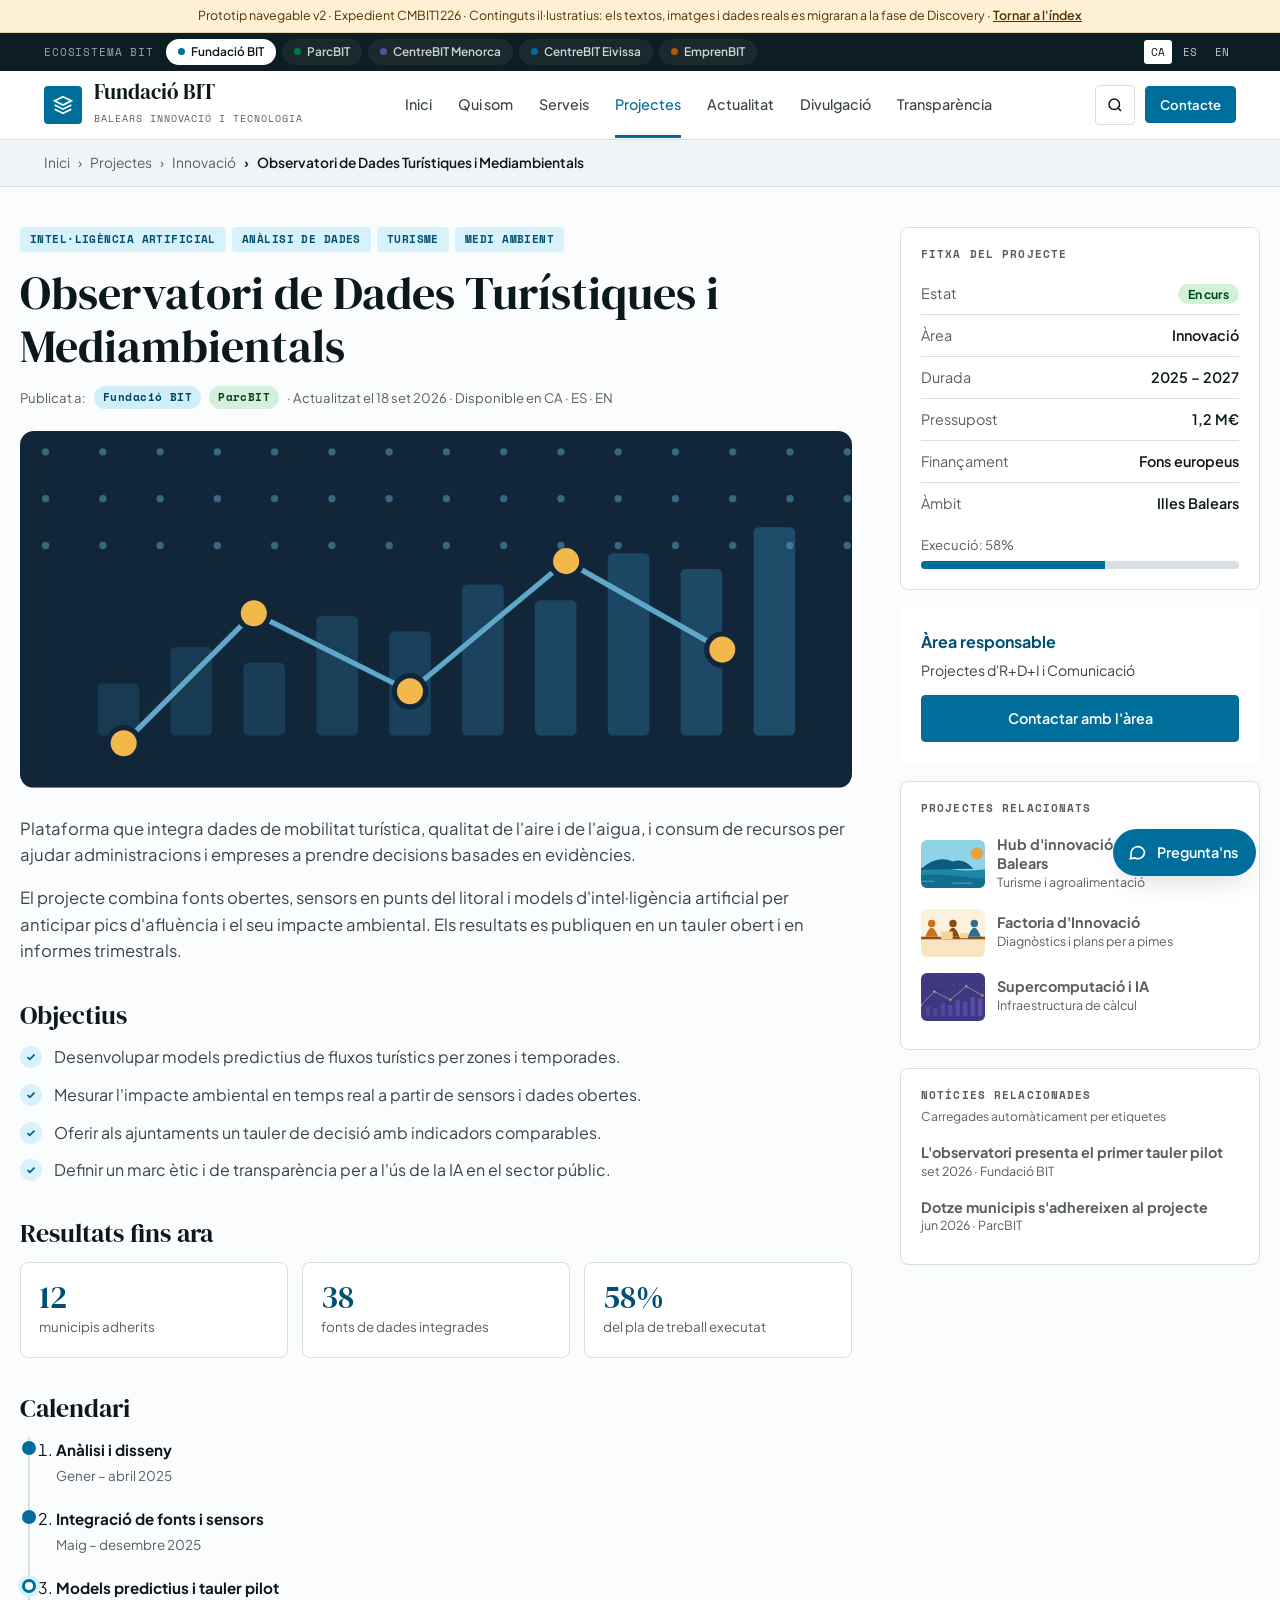
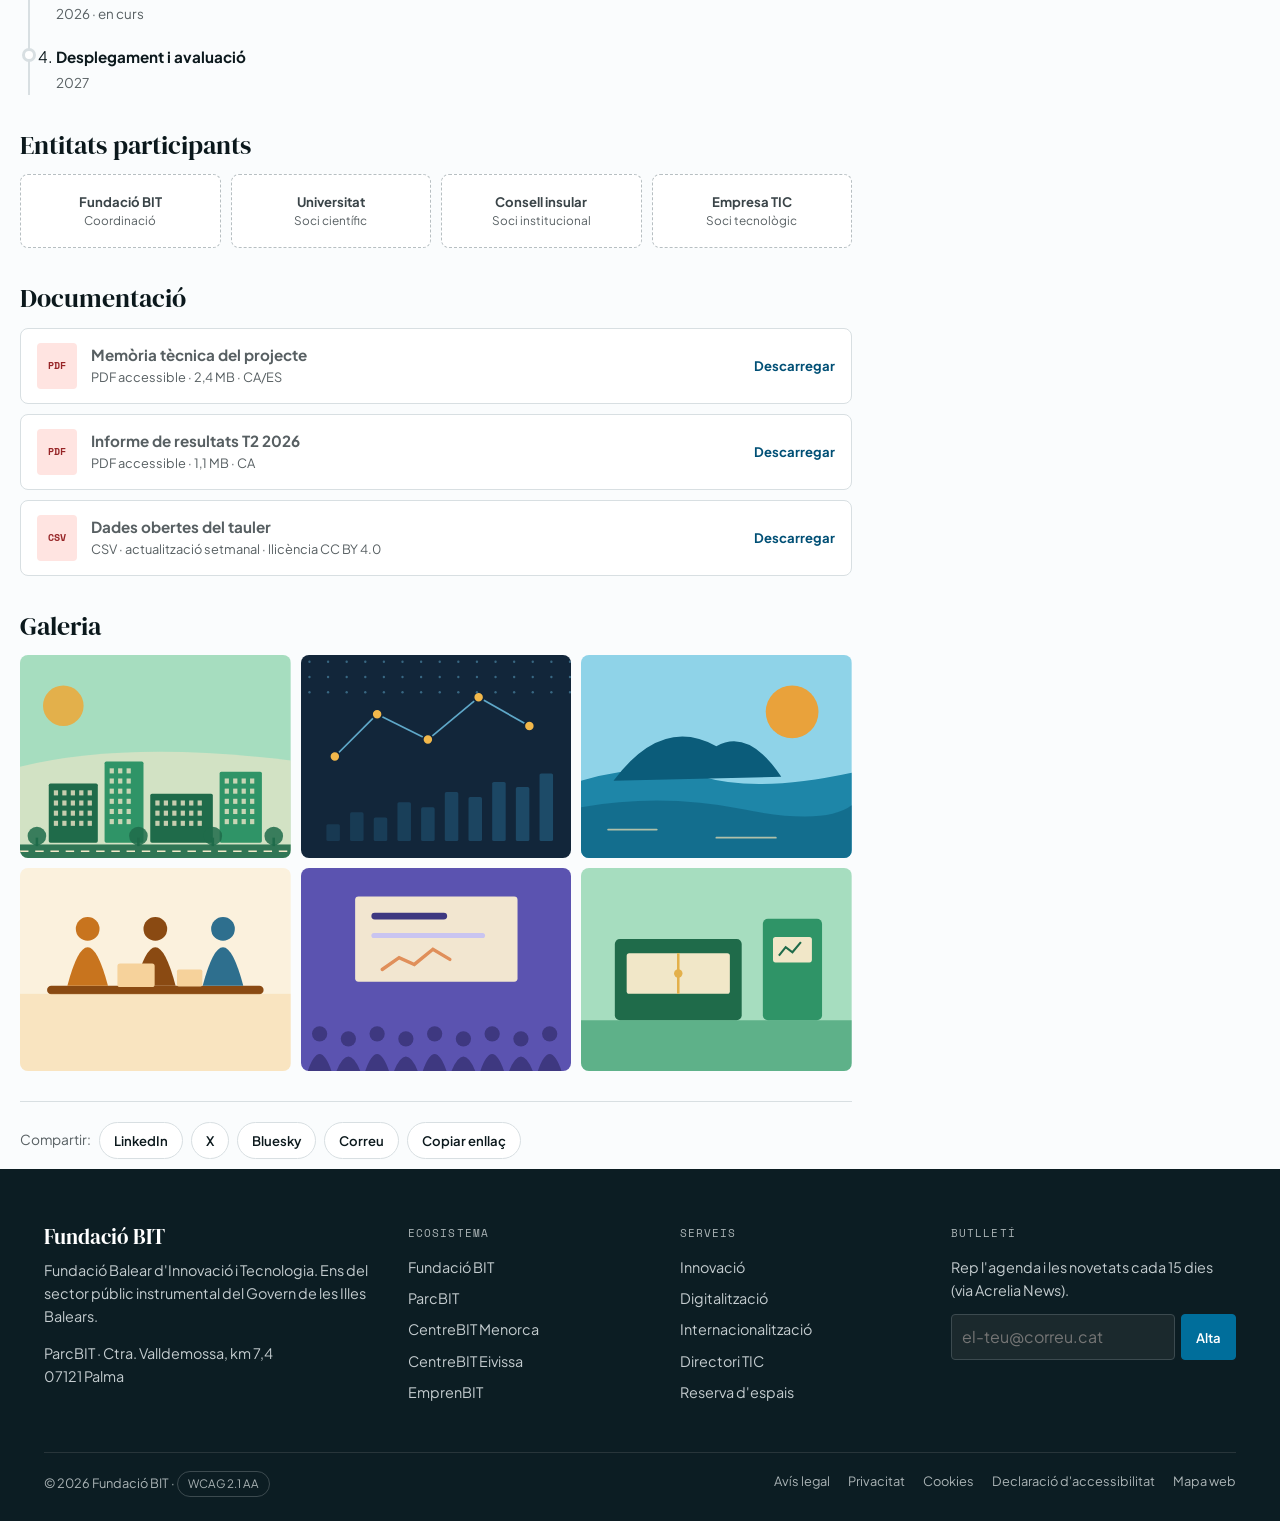
<file: 02_pagina_projecte.html>
<!DOCTYPE html>
<html lang="ca">
<head>
<meta charset="UTF-8">
<meta name="viewport" content="width=device-width, initial-scale=1">
<title>Observatori de Dades Turístiques i Mediambientals · Projectes · Fundació BIT</title>
<meta name="description" content="Fitxa de projecte de la Fundació BIT: objectius, resultats, calendari, socis i documentació.">
<link rel="preconnect" href="https://fonts.googleapis.com"><link href="https://fonts.googleapis.com/css2?family=DM+Serif+Display&family=Plus+Jakarta+Sans:wght@400;500;600;700&family=Space+Mono:wght@400;700&display=swap" rel="stylesheet">
<style>
:root{
--font-display:"DM Serif Display",ui-serif,Georgia,serif;
--font-body:"Plus Jakarta Sans",ui-sans-serif,system-ui,-apple-system,"Segoe UI",sans-serif;
--font-mono:"Space Mono",ui-monospace,Menlo,monospace;
--paper:oklch(99% .003 220);--paper-alt:oklch(96.5% .006 220);
--ink:oklch(20% .02 220);--ink-2:oklch(38% .015 220);--ink-3:oklch(48% .012 220);
--accent:oklch(48% .16 220);--accent-h:oklch(41% .16 220);--accent-soft:oklch(94.5% .03 220);--accent-ink:oklch(38% .14 220);
--parcbit:oklch(50% .13 155);--centrebit:oklch(47% .11 290);--ce:oklch(50% .12 240);--emprenbit:oklch(56% .15 60);
--dark:oklch(22% .025 220);--dark-2:oklch(27% .02 220);--rule:oklch(90% .008 220);
--r-sm:4px;--r-md:8px;--r-lg:14px;--ease:cubic-bezier(.22,1,.36,1);
--sh:0 10px 30px -12px oklch(25% .03 220 / .25);
}
.portal-parcbit{--accent:oklch(47% .13 155);--accent-h:oklch(40% .13 155);--accent-soft:oklch(95% .035 155);--accent-ink:oklch(36% .11 155)}
*,*::before,*::after{box-sizing:border-box;margin:0;padding:0}
html{-webkit-font-smoothing:antialiased;scroll-behavior:smooth}
body{font-family:var(--font-body);color:var(--ink);background:var(--paper);line-height:1.6;font-size:16px}
a{color:inherit;text-decoration:none}
button,input,select,textarea{font:inherit;color:inherit}
button{cursor:pointer;background:none;border:0}
h1,h2,h3{font-family:var(--font-display);font-weight:400;line-height:1.15}
ul{list-style:none}
:focus-visible{outline:3px solid var(--accent);outline-offset:3px;border-radius:3px}
.sr-only{position:absolute!important;width:1px;height:1px;overflow:hidden;clip:rect(0 0 0 0);white-space:nowrap}
.skip{position:absolute;left:12px;top:-60px;background:var(--ink);color:#fff;padding:10px 16px;border-radius:var(--r-sm);z-index:200;font-weight:600}
.skip:focus{top:12px}
.wrap{max-width:1240px;margin:0 auto;padding:0 24px}
.mono{font-family:var(--font-mono);font-size:.72rem;letter-spacing:.06em;text-transform:uppercase}
.muted{color:var(--ink-3)}
/* demo ribbon */
.demo{background:oklch(96% .04 85);color:oklch(35% .08 70);font-size:.78rem;text-align:center;padding:6px 12px;border-bottom:1px solid oklch(88% .06 85)}
.demo a{text-decoration:underline;font-weight:600}
/* util bar */
.util{background:var(--dark);color:oklch(80% .01 220);font-size:.78rem}
.util .wrap{display:flex;justify-content:space-between;align-items:center;min-height:38px;gap:12px}
.portals{display:flex;align-items:center;gap:6px;flex-wrap:wrap}
.portals .lbl{font-family:var(--font-mono);font-size:.66rem;letter-spacing:.08em;text-transform:uppercase;color:oklch(72% .01 220);margin-right:6px}
.pp{font-size:.74rem;font-weight:600;padding:3px 11px;border-radius:99px;background:var(--dark-2);color:oklch(86% .01 220);border:1px solid transparent;display:inline-flex;align-items:center;gap:6px}
.pp i{width:7px;height:7px;border-radius:50%;display:inline-block}
.pp:hover{border-color:oklch(50% .02 220)}
.pp[aria-current="true"]{background:#fff;color:var(--ink)}
.langs{display:flex;gap:4px}
.langs button{font-family:var(--font-mono);font-size:.7rem;padding:3px 7px;border-radius:3px;color:oklch(82% .01 220)}
.langs button[aria-pressed="true"]{background:#fff;color:var(--ink)}
/* header */
.hdr{background:#fff;border-bottom:1px solid var(--rule);position:sticky;top:0;z-index:50}
.hdr .wrap{display:flex;align-items:center;justify-content:space-between;height:68px;gap:20px}
.brand{display:flex;align-items:center;gap:12px}
.brand-ic{width:38px;height:38px;border-radius:var(--r-sm);background:var(--accent);display:grid;place-items:center;color:#fff}
.brand b{font-family:var(--font-display);font-weight:400;font-size:1.3rem;display:block;line-height:1.05}
.brand small{font-family:var(--font-mono);font-size:.6rem;letter-spacing:.1em;text-transform:uppercase;color:var(--ink-3)}
.nav{display:flex;align-items:center;gap:26px}
.nav>li{position:relative}
.nav>li>a{font-size:.9rem;font-weight:500;color:var(--ink-2);padding:22px 0;display:inline-block}
.nav>li>a:hover,.nav>li>a[aria-current="page"]{color:var(--accent)}
.nav>li>a[aria-current="page"]{box-shadow:inset 0 -3px 0 var(--accent)}
.mega{position:absolute;top:100%;left:-20px;background:#fff;border:1px solid var(--rule);border-radius:var(--r-md);box-shadow:var(--sh);padding:18px;display:none;width:520px;grid-template-columns:1fr 1fr;gap:6px}
.nav>li:hover .mega,.nav>li:focus-within .mega{display:grid}
.mega a{padding:10px 12px;border-radius:var(--r-sm);display:block}
.mega a:hover{background:var(--accent-soft)}
.mega b{font-size:.88rem;display:block}
.mega span{font-size:.78rem;color:var(--ink-3)}
.hdr-actions{display:flex;align-items:center;gap:10px}
.search-btn{width:40px;height:40px;border-radius:var(--r-sm);border:1px solid var(--rule);display:grid;place-items:center}
.btn{display:inline-flex;align-items:center;gap:8px;font-size:.9rem;font-weight:600;padding:11px 22px;border-radius:var(--r-sm);background:var(--accent);color:#fff;border:1.5px solid var(--accent);transition:background .15s}
.btn:hover{background:var(--accent-h);border-color:var(--accent-h)}
.btn-o{background:#fff;color:var(--ink);border-color:var(--rule)}
.btn-o:hover{background:var(--paper-alt);border-color:var(--ink-3)}
.btn-sm{padding:7px 14px;font-size:.82rem}
.burger{display:none;width:40px;height:40px;border:1px solid var(--rule);border-radius:var(--r-sm)}
/* search overlay */
.srch{position:fixed;inset:0;background:oklch(20% .02 220 / .55);z-index:120;display:none;align-items:flex-start;justify-content:center;padding-top:10vh}
.srch.open{display:flex}
.srch-box{background:#fff;width:min(720px,92vw);border-radius:var(--r-lg);box-shadow:var(--sh);overflow:hidden}
.srch-in{display:flex;align-items:center;gap:10px;padding:16px 20px;border-bottom:1px solid var(--rule)}
.srch-in input{flex:1;border:0;font-size:1.1rem;outline:none}
.srch-scope{display:flex;gap:6px;padding:10px 20px;border-bottom:1px solid var(--rule);flex-wrap:wrap}
.chip{font-size:.8rem;font-weight:600;padding:6px 13px;border-radius:99px;border:1px solid var(--rule);background:#fff;color:var(--ink-2)}
.chip:hover{border-color:var(--ink-3)}
.chip[aria-pressed="true"]{background:var(--ink);color:#fff;border-color:var(--ink)}
.srch-res{max-height:52vh;overflow:auto;padding:8px}
.srch-res a{display:flex;gap:12px;padding:10px 12px;border-radius:var(--r-sm);align-items:flex-start}
.srch-res a:hover{background:var(--paper-alt)}
.srch-res .t{font-weight:600;font-size:.92rem}
.srch-res .d{font-size:.8rem;color:var(--ink-3)}
.srch-ai{margin:8px 12px;padding:12px 14px;border-radius:var(--r-md);background:var(--accent-soft);font-size:.86rem}
.tag{font-family:var(--font-mono);font-size:.66rem;letter-spacing:.04em;padding:3px 9px;border-radius:99px;white-space:nowrap;display:inline-block;font-weight:700}
.t-fbit{background:oklch(93% .035 220);color:oklch(34% .13 220)}
.t-parc{background:oklch(93% .04 155);color:oklch(33% .1 155)}
.t-cm{background:oklch(93% .03 290);color:oklch(35% .1 290)}
.t-ce{background:oklch(93% .03 240);color:oklch(34% .11 240)}
.t-emp{background:oklch(94% .045 70);color:oklch(38% .1 60)}
/* sections */
.sec{padding:72px 0}
.sec-alt{background:var(--paper-alt)}
.sec-h{display:flex;justify-content:space-between;align-items:flex-end;gap:20px;margin-bottom:36px;flex-wrap:wrap}
.sec-h h2{font-size:2rem}
.sec-h p{color:var(--ink-2);max-width:60ch;margin-top:6px}
.lnk{font-weight:600;font-size:.9rem;color:var(--accent-ink)}
.lnk:hover{text-decoration:underline}
.card{background:#fff;border:1px solid var(--rule);border-radius:var(--r-md);overflow:hidden;transition:border-color .2s,box-shadow .2s,transform .2s}
.card:hover{border-color:oklch(80% .01 220);box-shadow:var(--sh)}
.ill{display:block;width:100%;height:auto;aspect-ratio:16/9}
.ill svg{display:block;width:100%;height:100%}
/* footer */
.ft{background:var(--dark);color:oklch(84% .01 220);padding:56px 0 24px;margin-top:0}
.ft-grid{display:grid;grid-template-columns:1.4fr 1fr 1fr 1fr;gap:40px}
.ft h3{font-family:var(--font-display);color:#fff;font-size:1.3rem;margin-bottom:10px}
.ft h4{font-family:var(--font-mono);font-size:.68rem;letter-spacing:.1em;text-transform:uppercase;color:oklch(76% .01 220);margin-bottom:14px;font-weight:400}
.ft li{margin-bottom:8px;font-size:.9rem}
.ft a:hover{color:#fff;text-decoration:underline}
.ft p{font-size:.9rem;line-height:1.6}
.ft-bot{border-top:1px solid oklch(32% .02 220);margin-top:40px;padding-top:18px;display:flex;justify-content:space-between;gap:16px;flex-wrap:wrap;font-size:.8rem;color:oklch(76% .01 220)}
.ft-bot nav{display:flex;gap:18px;flex-wrap:wrap}
.wcag{display:inline-flex;gap:6px;align-items:center;border:1px solid oklch(40% .02 220);border-radius:99px;padding:3px 10px;font-size:.72rem}
/* chatbot */
.cb-btn{position:fixed;right:24px;bottom:24px;z-index:90;display:flex;align-items:center;gap:10px;background:var(--accent);color:#fff;border-radius:99px;padding:12px 18px 12px 14px;box-shadow:var(--sh);font-weight:600;font-size:.9rem}
.cb-btn:hover{background:var(--accent-h)}
.cb{position:fixed;right:24px;bottom:88px;width:380px;max-width:calc(100vw - 32px);height:540px;max-height:calc(100vh - 120px);background:#fff;border-radius:var(--r-lg);box-shadow:0 24px 60px -20px oklch(20% .03 220 / .45);border:1px solid var(--rule);z-index:95;display:none;flex-direction:column;overflow:hidden}
.cb.open{display:flex}
.cb-h{background:var(--dark);color:#fff;padding:14px 16px;display:flex;align-items:center;gap:10px}
.cb-av{width:34px;height:34px;border-radius:50%;background:var(--accent);display:grid;place-items:center;font-weight:700;font-size:.8rem}
.cb-h b{display:block;font-size:.95rem}
.cb-h small{font-size:.74rem;color:oklch(82% .01 220)}
.cb-x{margin-left:auto;color:#fff;width:32px;height:32px;border-radius:6px}
.cb-x:hover{background:var(--dark-2)}
.cb-body{flex:1;overflow:auto;padding:16px;display:flex;flex-direction:column;gap:10px;background:var(--paper-alt)}
.msg{max-width:88%;padding:10px 13px;border-radius:12px;font-size:.88rem;line-height:1.5}
.msg.bot{background:#fff;border:1px solid var(--rule);border-bottom-left-radius:4px}
.msg.me{background:var(--accent);color:#fff;align-self:flex-end;border-bottom-right-radius:4px}
.msg .src{margin-top:8px;padding-top:8px;border-top:1px dashed var(--rule);font-size:.76rem;color:var(--ink-3)}
.msg .src a{color:var(--accent-ink);text-decoration:underline;display:block}
.msg .ai{font-family:var(--font-mono);font-size:.62rem;letter-spacing:.05em;text-transform:uppercase;color:var(--ink-3);margin-bottom:4px;display:block}
.sugg{display:flex;flex-wrap:wrap;gap:6px}
.sugg button{font-size:.78rem;border:1px solid var(--accent);color:var(--accent-ink);background:#fff;border-radius:99px;padding:5px 11px;text-align:left}
.sugg button:hover{background:var(--accent-soft)}
.cb-f{display:flex;gap:8px;padding:10px;border-top:1px solid var(--rule)}
.cb-f input{flex:1;border:1px solid var(--rule);border-radius:99px;padding:9px 14px;font-size:.88rem}
.cb-f button{background:var(--accent);color:#fff;border-radius:99px;width:40px;height:40px;display:grid;place-items:center}
.cb-legal{font-size:.68rem;color:var(--ink-3);padding:0 12px 8px;text-align:center}
.typing{display:inline-flex;gap:4px}.typing i{width:6px;height:6px;border-radius:50%;background:var(--ink-3);animation:bl 1s infinite}.typing i:nth-child(2){animation-delay:.15s}.typing i:nth-child(3){animation-delay:.3s}
@keyframes bl{0%,80%,100%{opacity:.25}40%{opacity:1}}
/* modal */
.modal{position:fixed;inset:0;background:oklch(20% .02 220 / .55);z-index:130;display:none;align-items:center;justify-content:center;padding:20px}
.modal.open{display:flex}
.modal-box{background:#fff;border-radius:var(--r-lg);max-width:640px;width:100%;max-height:90vh;overflow:auto;box-shadow:var(--sh)}
.modal-x{position:absolute;right:12px;top:12px;width:36px;height:36px;border-radius:50%;background:#fff;display:grid;place-items:center;box-shadow:0 2px 8px rgba(0,0,0,.15)}
.field{display:flex;flex-direction:column;gap:5px;margin-bottom:14px}
.field label{font-size:.84rem;font-weight:600}
.field input,.field select,.field textarea{border:1px solid oklch(78% .01 220);border-radius:var(--r-sm);padding:10px 12px;font-size:.92rem;background:#fff}
.chk{display:flex;gap:8px;align-items:flex-start;font-size:.8rem;color:var(--ink-2);margin-bottom:14px}
.toast{position:fixed;left:50%;bottom:28px;transform:translateX(-50%) translateY(20px);background:var(--ink);color:#fff;padding:12px 18px;border-radius:var(--r-md);font-size:.88rem;opacity:0;transition:.25s;z-index:200;pointer-events:none}
.toast.show{opacity:1;transform:translateX(-50%) translateY(0)}
@media (max-width:1020px){
 .nav{display:none}.burger{display:grid;place-items:center}
 .nav.open{display:flex;flex-direction:column;align-items:stretch;position:absolute;top:68px;left:0;right:0;background:#fff;border-bottom:1px solid var(--rule);padding:8px 24px 16px;gap:0}
 .nav.open>li>a{padding:12px 0;display:block;border-bottom:1px solid var(--rule)}
 .nav.open .mega{display:none!important}
 .ft-grid{grid-template-columns:1fr 1fr}
 .hdr-actions .btn{display:none}
}
@media (max-width:640px){
 .wrap{padding:0 16px}.sec{padding:48px 0}.sec-h h2{font-size:1.6rem}
 .portals .lbl{display:none}.util .pp span{display:none}
 .ft-grid{grid-template-columns:1fr}
 .cb-btn span{display:none}.cb-btn{padding:14px}
}
@media (prefers-reduced-motion:reduce){*{animation:none!important;transition:none!important;scroll-behavior:auto!important}}

.crumb{background:var(--paper-alt);border-bottom:1px solid var(--rule);font-size:.86rem}
.crumb ol{display:flex;gap:8px;list-style:none;padding:12px 0;flex-wrap:wrap;color:var(--ink-3)}
.crumb li+li::before{content:"›";margin-right:8px}
.crumb a:hover{color:var(--accent-ink);text-decoration:underline}
.crumb [aria-current]{color:var(--ink);font-weight:600}
.phero{padding:40px 0 10px}
.phero-g{display:grid;grid-template-columns:1fr 360px;gap:48px}
.tags{display:flex;gap:6px;flex-wrap:wrap;margin-bottom:14px}
.tags a{font-family:var(--font-mono);font-size:.68rem;text-transform:uppercase;letter-spacing:.04em;background:var(--accent-soft);color:var(--accent-ink);padding:4px 10px;border-radius:4px;font-weight:700}
.phero h1{font-size:clamp(2rem,3.6vw,2.9rem);margin-bottom:14px}
.pub{display:flex;gap:8px;align-items:center;flex-wrap:wrap;font-size:.82rem;color:var(--ink-3);margin-bottom:22px}
.cover{border-radius:var(--r-lg);overflow:hidden;margin-bottom:28px}
.cover .ill{aspect-ratio:21/9}
.prose p{font-size:1.04rem;color:var(--ink-2);margin-bottom:16px;max-width:70ch}
.prose h2{font-size:1.6rem;margin:36px 0 14px}
.obj li{display:flex;gap:12px;margin-bottom:12px;color:var(--ink-2)}
.obj li::before{content:"";flex:none;width:22px;height:22px;border-radius:50%;background:var(--accent-soft) url("data:image/svg+xml,%3Csvg xmlns='http://www.w3.org/2000/svg' viewBox='0 0 24 24' fill='none' stroke='%23005f8a' stroke-width='3'%3E%3Cpath d='m6 12 4 4 8-8'/%3E%3C/svg%3E") center/14px no-repeat;margin-top:2px}
.kpis{display:grid;grid-template-columns:repeat(3,1fr);gap:14px;margin:8px 0 8px}
.kpis div{background:#fff;border:1px solid var(--rule);border-radius:var(--r-md);padding:18px}
.kpis b{font-family:var(--font-display);font-weight:400;font-size:2rem;color:var(--accent-ink);display:block;line-height:1}
.kpis span{font-size:.84rem;color:var(--ink-3)}
.tl{position:relative;margin:8px 0 0 8px;padding-left:26px;border-left:2px solid var(--rule)}
.tl li{position:relative;margin-bottom:18px}
.tl li::before{content:"";position:absolute;left:-34px;top:4px;width:14px;height:14px;border-radius:50%;background:#fff;border:3px solid var(--rule)}
.tl li.done::before{background:var(--accent);border-color:var(--accent)}
.tl li.now::before{border-color:var(--accent);box-shadow:0 0 0 4px var(--accent-soft)}
.tl b{display:block;font-size:.95rem}.tl span{font-size:.84rem;color:var(--ink-3)}
.partners{display:grid;grid-template-columns:repeat(4,1fr);gap:10px}
.partners div{border:1px dashed oklch(80% .01 220);border-radius:var(--r-md);padding:16px 10px;text-align:center;font-size:.82rem;font-weight:700;color:var(--ink-2);background:#fff}
.partners small{display:block;font-weight:400;color:var(--ink-3);font-size:.74rem}
.docs a{display:flex;gap:14px;align-items:center;border:1px solid var(--rule);background:#fff;border-radius:var(--r-md);padding:14px 16px;margin-bottom:10px}
.docs a:hover{border-color:var(--accent)}
.docs .fi{width:40px;height:46px;border-radius:4px;background:oklch(94% .03 25);color:oklch(45% .15 25);display:grid;place-items:center;font-family:var(--font-mono);font-size:.62rem;font-weight:700;flex:none}
.docs b{display:block;font-size:.95rem}.docs span{font-size:.8rem;color:var(--ink-3)}
.docs .dl{margin-left:auto;font-size:.82rem;font-weight:700;color:var(--accent-ink)}
.gal{display:grid;grid-template-columns:repeat(3,1fr);gap:10px}
.gal button{border-radius:var(--r-md);overflow:hidden;display:block;padding:0}
.gal button:hover{outline:3px solid var(--accent-soft)}
.gal .ill{aspect-ratio:4/3}
.share{display:flex;gap:8px;align-items:center;margin-top:30px;padding-top:20px;border-top:1px solid var(--rule);flex-wrap:wrap}
.share button{border:1px solid var(--rule);border-radius:99px;padding:7px 14px;font-size:.82rem;font-weight:600;background:#fff}
.share button:hover{border-color:var(--ink-3)}
aside .box{background:#fff;border:1px solid var(--rule);border-radius:var(--r-md);padding:20px;margin-bottom:18px}
aside h2{font-family:var(--font-mono);font-size:.7rem;letter-spacing:.1em;text-transform:uppercase;color:var(--ink-3);margin-bottom:12px;font-weight:700}
.facts div{display:flex;justify-content:space-between;gap:12px;padding:9px 0;border-bottom:1px solid var(--rule);font-size:.9rem}
.facts div:last-child{border-bottom:0}
.facts dt{color:var(--ink-3)}.facts dd{font-weight:600;text-align:right}
.st{background:oklch(93% .05 150);color:oklch(35% .1 150);padding:2px 10px;border-radius:99px;font-size:.76rem;font-weight:700}
.prog{height:8px;background:var(--rule);border-radius:99px;overflow:hidden;margin-top:6px}.prog i{display:block;height:100%;width:58%;background:var(--accent)}
.area{background:var(--accent-soft);border-color:transparent!important}
.area b{display:block;color:var(--accent-ink)}.area p{font-size:.88rem;color:var(--ink-2);margin:4px 0 14px}
.rel a{display:flex;gap:12px;align-items:center;padding:8px 0}
.rel .ill{width:64px;height:48px;aspect-ratio:auto;border-radius:6px;overflow:hidden;flex:none}
.rel b{font-size:.9rem;display:block;line-height:1.3}.rel span{font-size:.78rem;color:var(--ink-3)}
.rel a:hover b{color:var(--accent-ink)}
.lb .modal-box{max-width:900px;position:relative}
.lb .ill{aspect-ratio:16/10}
.lb p{padding:14px 18px;font-size:.9rem;color:var(--ink-2)}
@media (max-width:1020px){.phero-g{grid-template-columns:1fr}.partners{grid-template-columns:1fr 1fr}}
@media (max-width:640px){.kpis,.gal{grid-template-columns:1fr 1fr}}
</style>
</head>
<body>
<a class="skip" href="#main">Salta al contingut principal</a>
<div class="demo" role="note">Prototip navegable v2 · Expedient CMBIT1226 · Continguts il·lustratius: els textos, imatges i dades reals es migraran a la fase de Discovery · <a href="index.html">Tornar a l'índex</a></div>
<div class="util" role="navigation" aria-label="Portals de l'ecosistema"><div class="wrap">
<div class="portals"><span class="lbl" data-i18n="eco">Ecosistema BIT</span><a class="pp" href="01_portada.html" aria-current="true"><i style="background:var(--accent)"></i><span>Fundació BIT</span></a><a class="pp" href="05_portal_parcbit.html"><i style="background:var(--parcbit)"></i><span>ParcBIT</span></a><a class="pp" href="#" data-soon="1"><i style="background:var(--centrebit)"></i><span>CentreBIT Menorca</span></a><a class="pp" href="#" data-soon="1"><i style="background:var(--ce)"></i><span>CentreBIT Eivissa</span></a><a class="pp" href="#" data-soon="1"><i style="background:var(--emprenbit)"></i><span>EmprenBIT</span></a></div>
<div class="langs" role="group" aria-label="Idioma"><button data-lang="ca" aria-pressed="true">CA</button><button data-lang="es" aria-pressed="false">ES</button><button data-lang="en" aria-pressed="false">EN</button></div>
</div></div>
<header class="hdr"><div class="wrap">
<a class="brand" href="01_portada.html" aria-label="Fundació BIT — inici"><span class="brand-ic"><svg width="20" height="20" viewBox="0 0 24 24" fill="none" stroke="currentColor" stroke-width="2" aria-hidden="true"><path d="M12 2 2 7l10 5 10-5-10-5Z"/><path d="m2 17 10 5 10-5"/><path d="m2 12 10 5 10-5"/></svg></span><span><b>Fundació BIT</b><small>Balears Innovació i Tecnologia</small></span></a>
<nav aria-label="Menú principal"><ul class="nav" id="nav"><li><a href="01_portada.html" data-i18n="nav_home">Inici</a></li><li><a href="#" data-i18n="nav_about">Qui som</a><div class="mega"><a href="#"><b>Missió i valors</b><span>Qui som i què fem</span></a><a href="#"><b>Estructura</b><span>Patronat i equip</span></a><a href="#"><b>Xarxes i aliances</b><span>EEN, EDIH, REDIT</span></a><a href="#"><b>Treballa amb nosaltres</b><span>Ofertes i borses</span></a></div></li><li><a href="#" data-i18n="nav_services">Serveis</a><div class="mega"><a href="#"><b>Innovació</b><span>Diagnòstics i finançament</span></a><a href="#"><b>Digitalització</b><span>Test de maduresa digital</span></a><a href="#"><b>Internacionalització</b><span>Enterprise Europe Network</span></a><a href="#"><b>Emprenedoria</b><span>Programa EmprenBIT</span></a><a href="04_directori_mapa.html"><b>Directori TIC</b><span>175+ empreses</span></a><a href="#"><b>Espais</b><span>ParcBIT i CentreBIT</span></a></div></li><li><a href="02_pagina_projecte.html" aria-current="page" data-i18n="nav_projects">Projectes</a></li><li><a href="03_actualitat_agenda.html" data-i18n="nav_news">Actualitat</a></li><li><a href="#" data-i18n="nav_divulga">Divulgació</a><div class="mega"><a href="#"><b>Articles i entrevistes</b><span>Veus de l'ecosistema TIC</span></a><a href="#"><b>CineTIC i Llibres TIC</b><span>Cicles de divulgació</span></a><a href="#"><b>STEM</b><span>Vocacions científiques i tecnològiques</span></a><a href="#"><b>Observatori</b><span>Publicacions i dades</span></a></div></li><li><a href="#" data-i18n="nav_transp">Transparència</a></li></ul></nav>
<div class="hdr-actions"><button class="search-btn" id="openSearch" aria-label="Cercar a tot l'ecosistema (tecla /)"><svg width="18" height="18" viewBox="0 0 24 24" fill="none" stroke="currentColor" stroke-width="2" aria-hidden="true"><circle cx="11" cy="11" r="7"/><path d="m20 20-3.5-3.5"/></svg></button>
<a class="btn btn-sm" href="#contacte" data-i18n="contact">Contacte</a>
<button class="burger" id="burger" aria-label="Obrir menú" aria-expanded="false" aria-controls="nav"><svg width="20" height="20" viewBox="0 0 24 24" fill="none" stroke="currentColor" stroke-width="2" aria-hidden="true"><path d="M4 7h16M4 12h16M4 17h16"/></svg></button></div>
</div></header>
<main id="main" tabindex="-1">

<nav class="crumb" aria-label="Ruta de navegació"><div class="wrap"><ol><li><a href="01_portada.html">Inici</a></li><li><a href="#">Projectes</a></li><li><a href="#">Innovació</a></li><li aria-current="page">Observatori de Dades Turístiques i Mediambientals</li></ol></div></nav>
<div class="wrap phero"><div class="phero-g">
<article>
<div class="tags"><a href="#">Intel·ligència artificial</a><a href="#">Anàlisi de dades</a><a href="#">Turisme</a><a href="#">Medi ambient</a></div>
<h1 data-i18n="p_h1">Observatori de Dades Turístiques i Mediambientals</h1>
<div class="pub"><span>Publicat a:</span><span class="tag t-fbit">Fundació BIT</span><span class="tag t-parc">ParcBIT</span><span>· Actualitzat el 18 set 2026 · Disponible en CA · ES · EN</span></div>
<div class="cover"><span class="ill" role="img" aria-label="Il·lustració del tauler de dades de l'observatori"><svg viewBox="0 0 320 137" preserveAspectRatio="xMidYMid slice" aria-hidden="true"><rect width="320" height="137" fill="#12263A"/><rect x="30" y="97" width="16" height="20" rx="2" fill="#1E4D6B" opacity="0.5"/><rect x="58" y="83" width="16" height="34" rx="2" fill="#1E4D6B" opacity="0.55"/><rect x="86" y="89" width="16" height="28" rx="2" fill="#1E4D6B" opacity="0.6"/><rect x="114" y="71" width="16" height="46" rx="2" fill="#1E4D6B" opacity="0.65"/><rect x="142" y="77" width="16" height="40" rx="2" fill="#1E4D6B" opacity="0.7"/><rect x="170" y="59" width="16" height="58" rx="2" fill="#1E4D6B" opacity="0.75"/><rect x="198" y="65" width="16" height="52" rx="2" fill="#1E4D6B" opacity="0.8"/><rect x="226" y="47" width="16" height="70" rx="2" fill="#1E4D6B" opacity="0.8500000000000001"/><rect x="254" y="53" width="16" height="64" rx="2" fill="#1E4D6B" opacity="0.9"/><rect x="282" y="37" width="16" height="80" rx="2" fill="#1E4D6B" opacity="0.95"/><line x1="40" y1="120" x2="90" y2="70" stroke="#5FA8C9" stroke-width="2"/><line x1="90" y1="70" x2="150" y2="100" stroke="#5FA8C9" stroke-width="2"/><line x1="150" y1="100" x2="210" y2="50" stroke="#5FA8C9" stroke-width="2"/><line x1="210" y1="50" x2="270" y2="84" stroke="#5FA8C9" stroke-width="2"/><circle cx="40" cy="120" r="6" fill="#F2B84B" stroke="#12263A" stroke-width="2"/><circle cx="90" cy="70" r="6" fill="#F2B84B" stroke="#12263A" stroke-width="2"/><circle cx="150" cy="100" r="6" fill="#F2B84B" stroke="#12263A" stroke-width="2"/><circle cx="210" cy="50" r="6" fill="#F2B84B" stroke="#12263A" stroke-width="2"/><circle cx="270" cy="84" r="6" fill="#F2B84B" stroke="#12263A" stroke-width="2"/><circle cx="10" cy="8" r="1.4" fill="#5FA8C9" opacity=".5"/><circle cx="10" cy="26" r="1.4" fill="#5FA8C9" opacity=".5"/><circle cx="10" cy="44" r="1.4" fill="#5FA8C9" opacity=".5"/><circle cx="32" cy="8" r="1.4" fill="#5FA8C9" opacity=".5"/><circle cx="32" cy="26" r="1.4" fill="#5FA8C9" opacity=".5"/><circle cx="32" cy="44" r="1.4" fill="#5FA8C9" opacity=".5"/><circle cx="54" cy="8" r="1.4" fill="#5FA8C9" opacity=".5"/><circle cx="54" cy="26" r="1.4" fill="#5FA8C9" opacity=".5"/><circle cx="54" cy="44" r="1.4" fill="#5FA8C9" opacity=".5"/><circle cx="76" cy="8" r="1.4" fill="#5FA8C9" opacity=".5"/><circle cx="76" cy="26" r="1.4" fill="#5FA8C9" opacity=".5"/><circle cx="76" cy="44" r="1.4" fill="#5FA8C9" opacity=".5"/><circle cx="98" cy="8" r="1.4" fill="#5FA8C9" opacity=".5"/><circle cx="98" cy="26" r="1.4" fill="#5FA8C9" opacity=".5"/><circle cx="98" cy="44" r="1.4" fill="#5FA8C9" opacity=".5"/><circle cx="120" cy="8" r="1.4" fill="#5FA8C9" opacity=".5"/><circle cx="120" cy="26" r="1.4" fill="#5FA8C9" opacity=".5"/><circle cx="120" cy="44" r="1.4" fill="#5FA8C9" opacity=".5"/><circle cx="142" cy="8" r="1.4" fill="#5FA8C9" opacity=".5"/><circle cx="142" cy="26" r="1.4" fill="#5FA8C9" opacity=".5"/><circle cx="142" cy="44" r="1.4" fill="#5FA8C9" opacity=".5"/><circle cx="164" cy="8" r="1.4" fill="#5FA8C9" opacity=".5"/><circle cx="164" cy="26" r="1.4" fill="#5FA8C9" opacity=".5"/><circle cx="164" cy="44" r="1.4" fill="#5FA8C9" opacity=".5"/><circle cx="186" cy="8" r="1.4" fill="#5FA8C9" opacity=".5"/><circle cx="186" cy="26" r="1.4" fill="#5FA8C9" opacity=".5"/><circle cx="186" cy="44" r="1.4" fill="#5FA8C9" opacity=".5"/><circle cx="208" cy="8" r="1.4" fill="#5FA8C9" opacity=".5"/><circle cx="208" cy="26" r="1.4" fill="#5FA8C9" opacity=".5"/><circle cx="208" cy="44" r="1.4" fill="#5FA8C9" opacity=".5"/><circle cx="230" cy="8" r="1.4" fill="#5FA8C9" opacity=".5"/><circle cx="230" cy="26" r="1.4" fill="#5FA8C9" opacity=".5"/><circle cx="230" cy="44" r="1.4" fill="#5FA8C9" opacity=".5"/><circle cx="252" cy="8" r="1.4" fill="#5FA8C9" opacity=".5"/><circle cx="252" cy="26" r="1.4" fill="#5FA8C9" opacity=".5"/><circle cx="252" cy="44" r="1.4" fill="#5FA8C9" opacity=".5"/><circle cx="274" cy="8" r="1.4" fill="#5FA8C9" opacity=".5"/><circle cx="274" cy="26" r="1.4" fill="#5FA8C9" opacity=".5"/><circle cx="274" cy="44" r="1.4" fill="#5FA8C9" opacity=".5"/><circle cx="296" cy="8" r="1.4" fill="#5FA8C9" opacity=".5"/><circle cx="296" cy="26" r="1.4" fill="#5FA8C9" opacity=".5"/><circle cx="296" cy="44" r="1.4" fill="#5FA8C9" opacity=".5"/><circle cx="318" cy="8" r="1.4" fill="#5FA8C9" opacity=".5"/><circle cx="318" cy="26" r="1.4" fill="#5FA8C9" opacity=".5"/><circle cx="318" cy="44" r="1.4" fill="#5FA8C9" opacity=".5"/></svg></span></div>
<div class="prose">
<p data-i18n="p_lead">Plataforma que integra dades de mobilitat turística, qualitat de l'aire i de l'aigua, i consum de recursos per ajudar administracions i empreses a prendre decisions basades en evidències.</p>
<p>El projecte combina fonts obertes, sensors en punts del litoral i models d'intel·ligència artificial per anticipar pics d'afluència i el seu impacte ambiental. Els resultats es publiquen en un tauler obert i en informes trimestrals.</p>
<h2>Objectius</h2>
<ul class="obj"><li>Desenvolupar models predictius de fluxos turístics per zones i temporades.</li><li>Mesurar l'impacte ambiental en temps real a partir de sensors i dades obertes.</li><li>Oferir als ajuntaments un tauler de decisió amb indicadors comparables.</li><li>Definir un marc ètic i de transparència per a l'ús de la IA en el sector públic.</li></ul>
<h2>Resultats fins ara</h2>
<div class="kpis"><div><b>12</b><span>municipis adherits</span></div><div><b>38</b><span>fonts de dades integrades</span></div><div><b>58%</b><span>del pla de treball executat</span></div></div>
<h2>Calendari</h2>
<ol class="tl"><li class="done"><b>Anàlisi i disseny</b><span>Gener – abril 2025</span></li><li class="done"><b>Integració de fonts i sensors</b><span>Maig – desembre 2025</span></li><li class="now"><b>Models predictius i tauler pilot</b><span>2026 · en curs</span></li><li><b>Desplegament i avaluació</b><span>2027</span></li></ol>
<h2>Entitats participants</h2>
<div class="partners"><div>Fundació BIT<small>Coordinació</small></div><div>Universitat<small>Soci científic</small></div><div>Consell insular<small>Soci institucional</small></div><div>Empresa TIC<small>Soci tecnològic</small></div></div>
<h2>Documentació</h2>
<div class="docs"><a href="#"><span class="fi">PDF</span><span><b>Memòria tècnica del projecte</b><span>PDF accessible · 2,4 MB · CA/ES</span></span><span class="dl">Descarregar</span></a><a href="#"><span class="fi">PDF</span><span><b>Informe de resultats T2 2026</b><span>PDF accessible · 1,1 MB · CA</span></span><span class="dl">Descarregar</span></a><a href="#"><span class="fi">CSV</span><span><b>Dades obertes del tauler</b><span>CSV · actualització setmanal · llicència CC BY 4.0</span></span><span class="dl">Descarregar</span></a></div>
<h2>Galeria</h2>
<div class="gal"><button data-g="0" aria-label="Ampliar imatge: Presentació del projecte a l'auditori del ParcBIT"><span class="ill" role="img" aria-label="Presentació del projecte a l'auditori del ParcBIT"><svg viewBox="0 0 320 240" preserveAspectRatio="xMidYMid slice" aria-hidden="true"><rect width="320" height="240" fill="#A6DDBF"/><circle cx="51.2" cy="60.0" r="24.0" fill="#E3B04B"/><path d="M0 132.0 Q128.0 100.8 320 124.80000000000001 V240 H0Z" fill="#F1E7C8" opacity=".6"/><rect x="34" y="152" width="58" height="70" fill="#1F6B4A" rx="2"/><rect x="40" y="160" width="5" height="6" fill="#F1E7C8" opacity=".8"/><rect x="50" y="160" width="5" height="6" fill="#F1E7C8" opacity=".8"/><rect x="60" y="160" width="5" height="6" fill="#F1E7C8" opacity=".8"/><rect x="70" y="160" width="5" height="6" fill="#F1E7C8" opacity=".8"/><rect x="80" y="160" width="5" height="6" fill="#F1E7C8" opacity=".8"/><rect x="40" y="172" width="5" height="6" fill="#F1E7C8" opacity=".8"/><rect x="50" y="172" width="5" height="6" fill="#F1E7C8" opacity=".8"/><rect x="60" y="172" width="5" height="6" fill="#F1E7C8" opacity=".8"/><rect x="70" y="172" width="5" height="6" fill="#F1E7C8" opacity=".8"/><rect x="80" y="172" width="5" height="6" fill="#F1E7C8" opacity=".8"/><rect x="40" y="184" width="5" height="6" fill="#F1E7C8" opacity=".8"/><rect x="50" y="184" width="5" height="6" fill="#F1E7C8" opacity=".8"/><rect x="60" y="184" width="5" height="6" fill="#F1E7C8" opacity=".8"/><rect x="70" y="184" width="5" height="6" fill="#F1E7C8" opacity=".8"/><rect x="80" y="184" width="5" height="6" fill="#F1E7C8" opacity=".8"/><rect x="40" y="196" width="5" height="6" fill="#F1E7C8" opacity=".8"/><rect x="50" y="196" width="5" height="6" fill="#F1E7C8" opacity=".8"/><rect x="60" y="196" width="5" height="6" fill="#F1E7C8" opacity=".8"/><rect x="70" y="196" width="5" height="6" fill="#F1E7C8" opacity=".8"/><rect x="80" y="196" width="5" height="6" fill="#F1E7C8" opacity=".8"/><rect x="100" y="126" width="46" height="96" fill="#2F9467" rx="2"/><rect x="106" y="134" width="5" height="6" fill="#F1E7C8" opacity=".8"/><rect x="116" y="134" width="5" height="6" fill="#F1E7C8" opacity=".8"/><rect x="126" y="134" width="5" height="6" fill="#F1E7C8" opacity=".8"/><rect x="106" y="146" width="5" height="6" fill="#F1E7C8" opacity=".8"/><rect x="116" y="146" width="5" height="6" fill="#F1E7C8" opacity=".8"/><rect x="126" y="146" width="5" height="6" fill="#F1E7C8" opacity=".8"/><rect x="106" y="158" width="5" height="6" fill="#F1E7C8" opacity=".8"/><rect x="116" y="158" width="5" height="6" fill="#F1E7C8" opacity=".8"/><rect x="126" y="158" width="5" height="6" fill="#F1E7C8" opacity=".8"/><rect x="106" y="170" width="5" height="6" fill="#F1E7C8" opacity=".8"/><rect x="116" y="170" width="5" height="6" fill="#F1E7C8" opacity=".8"/><rect x="126" y="170" width="5" height="6" fill="#F1E7C8" opacity=".8"/><rect x="106" y="182" width="5" height="6" fill="#F1E7C8" opacity=".8"/><rect x="116" y="182" width="5" height="6" fill="#F1E7C8" opacity=".8"/><rect x="126" y="182" width="5" height="6" fill="#F1E7C8" opacity=".8"/><rect x="106" y="194" width="5" height="6" fill="#F1E7C8" opacity=".8"/><rect x="116" y="194" width="5" height="6" fill="#F1E7C8" opacity=".8"/><rect x="126" y="194" width="5" height="6" fill="#F1E7C8" opacity=".8"/><rect x="154" y="164" width="74" height="58" fill="#1F6B4A" rx="2"/><rect x="160" y="172" width="5" height="6" fill="#F1E7C8" opacity=".8"/><rect x="170" y="172" width="5" height="6" fill="#F1E7C8" opacity=".8"/><rect x="180" y="172" width="5" height="6" fill="#F1E7C8" opacity=".8"/><rect x="190" y="172" width="5" height="6" fill="#F1E7C8" opacity=".8"/><rect x="200" y="172" width="5" height="6" fill="#F1E7C8" opacity=".8"/><rect x="210" y="172" width="5" height="6" fill="#F1E7C8" opacity=".8"/><rect x="160" y="184" width="5" height="6" fill="#F1E7C8" opacity=".8"/><rect x="170" y="184" width="5" height="6" fill="#F1E7C8" opacity=".8"/><rect x="180" y="184" width="5" height="6" fill="#F1E7C8" opacity=".8"/><rect x="190" y="184" width="5" height="6" fill="#F1E7C8" opacity=".8"/><rect x="200" y="184" width="5" height="6" fill="#F1E7C8" opacity=".8"/><rect x="210" y="184" width="5" height="6" fill="#F1E7C8" opacity=".8"/><rect x="160" y="196" width="5" height="6" fill="#F1E7C8" opacity=".8"/><rect x="170" y="196" width="5" height="6" fill="#F1E7C8" opacity=".8"/><rect x="180" y="196" width="5" height="6" fill="#F1E7C8" opacity=".8"/><rect x="190" y="196" width="5" height="6" fill="#F1E7C8" opacity=".8"/><rect x="200" y="196" width="5" height="6" fill="#F1E7C8" opacity=".8"/><rect x="210" y="196" width="5" height="6" fill="#F1E7C8" opacity=".8"/><rect x="236" y="138" width="50" height="84" fill="#2F9467" rx="2"/><rect x="242" y="146" width="5" height="6" fill="#F1E7C8" opacity=".8"/><rect x="252" y="146" width="5" height="6" fill="#F1E7C8" opacity=".8"/><rect x="262" y="146" width="5" height="6" fill="#F1E7C8" opacity=".8"/><rect x="272" y="146" width="5" height="6" fill="#F1E7C8" opacity=".8"/><rect x="242" y="158" width="5" height="6" fill="#F1E7C8" opacity=".8"/><rect x="252" y="158" width="5" height="6" fill="#F1E7C8" opacity=".8"/><rect x="262" y="158" width="5" height="6" fill="#F1E7C8" opacity=".8"/><rect x="272" y="158" width="5" height="6" fill="#F1E7C8" opacity=".8"/><rect x="242" y="170" width="5" height="6" fill="#F1E7C8" opacity=".8"/><rect x="252" y="170" width="5" height="6" fill="#F1E7C8" opacity=".8"/><rect x="262" y="170" width="5" height="6" fill="#F1E7C8" opacity=".8"/><rect x="272" y="170" width="5" height="6" fill="#F1E7C8" opacity=".8"/><rect x="242" y="182" width="5" height="6" fill="#F1E7C8" opacity=".8"/><rect x="252" y="182" width="5" height="6" fill="#F1E7C8" opacity=".8"/><rect x="262" y="182" width="5" height="6" fill="#F1E7C8" opacity=".8"/><rect x="272" y="182" width="5" height="6" fill="#F1E7C8" opacity=".8"/><rect x="242" y="194" width="5" height="6" fill="#F1E7C8" opacity=".8"/><rect x="252" y="194" width="5" height="6" fill="#F1E7C8" opacity=".8"/><rect x="262" y="194" width="5" height="6" fill="#F1E7C8" opacity=".8"/><rect x="272" y="194" width="5" height="6" fill="#F1E7C8" opacity=".8"/><circle cx="20" cy="214" r="11" fill="#1F6B4A" opacity=".85"/><rect x="18.5" y="216" width="3" height="10" fill="#1F6B4A"/><circle cx="140" cy="214" r="11" fill="#1F6B4A" opacity=".85"/><rect x="138.5" y="216" width="3" height="10" fill="#1F6B4A"/><circle cx="228" cy="214" r="11" fill="#1F6B4A" opacity=".85"/><rect x="226.5" y="216" width="3" height="10" fill="#1F6B4A"/><circle cx="300" cy="214" r="11" fill="#1F6B4A" opacity=".85"/><rect x="298.5" y="216" width="3" height="10" fill="#1F6B4A"/><rect y="224" width="320" height="16" fill="#1F6B4A" opacity=".9"/><path d="M0 232 H320" stroke="#F1E7C8" stroke-width="2" stroke-dasharray="10 8"/></svg></span></button><button data-g="1" aria-label="Ampliar imatge: Tauler de dades de fluxos turístics"><span class="ill" role="img" aria-label="Tauler de dades de fluxos turístics"><svg viewBox="0 0 320 240" preserveAspectRatio="xMidYMid slice" aria-hidden="true"><rect width="320" height="240" fill="#12263A"/><rect x="30" y="200" width="16" height="20" rx="2" fill="#1E4D6B" opacity="0.5"/><rect x="58" y="186" width="16" height="34" rx="2" fill="#1E4D6B" opacity="0.55"/><rect x="86" y="192" width="16" height="28" rx="2" fill="#1E4D6B" opacity="0.6"/><rect x="114" y="174" width="16" height="46" rx="2" fill="#1E4D6B" opacity="0.65"/><rect x="142" y="180" width="16" height="40" rx="2" fill="#1E4D6B" opacity="0.7"/><rect x="170" y="162" width="16" height="58" rx="2" fill="#1E4D6B" opacity="0.75"/><rect x="198" y="168" width="16" height="52" rx="2" fill="#1E4D6B" opacity="0.8"/><rect x="226" y="150" width="16" height="70" rx="2" fill="#1E4D6B" opacity="0.8500000000000001"/><rect x="254" y="156" width="16" height="64" rx="2" fill="#1E4D6B" opacity="0.9"/><rect x="282" y="140" width="16" height="80" rx="2" fill="#1E4D6B" opacity="0.95"/><line x1="40" y1="120" x2="90" y2="70" stroke="#5FA8C9" stroke-width="2"/><line x1="90" y1="70" x2="150" y2="100" stroke="#5FA8C9" stroke-width="2"/><line x1="150" y1="100" x2="210" y2="50" stroke="#5FA8C9" stroke-width="2"/><line x1="210" y1="50" x2="270" y2="84" stroke="#5FA8C9" stroke-width="2"/><circle cx="40" cy="120" r="6" fill="#F2B84B" stroke="#12263A" stroke-width="2"/><circle cx="90" cy="70" r="6" fill="#F2B84B" stroke="#12263A" stroke-width="2"/><circle cx="150" cy="100" r="6" fill="#F2B84B" stroke="#12263A" stroke-width="2"/><circle cx="210" cy="50" r="6" fill="#F2B84B" stroke="#12263A" stroke-width="2"/><circle cx="270" cy="84" r="6" fill="#F2B84B" stroke="#12263A" stroke-width="2"/><circle cx="10" cy="8" r="1.4" fill="#5FA8C9" opacity=".5"/><circle cx="10" cy="26" r="1.4" fill="#5FA8C9" opacity=".5"/><circle cx="10" cy="44" r="1.4" fill="#5FA8C9" opacity=".5"/><circle cx="32" cy="8" r="1.4" fill="#5FA8C9" opacity=".5"/><circle cx="32" cy="26" r="1.4" fill="#5FA8C9" opacity=".5"/><circle cx="32" cy="44" r="1.4" fill="#5FA8C9" opacity=".5"/><circle cx="54" cy="8" r="1.4" fill="#5FA8C9" opacity=".5"/><circle cx="54" cy="26" r="1.4" fill="#5FA8C9" opacity=".5"/><circle cx="54" cy="44" r="1.4" fill="#5FA8C9" opacity=".5"/><circle cx="76" cy="8" r="1.4" fill="#5FA8C9" opacity=".5"/><circle cx="76" cy="26" r="1.4" fill="#5FA8C9" opacity=".5"/><circle cx="76" cy="44" r="1.4" fill="#5FA8C9" opacity=".5"/><circle cx="98" cy="8" r="1.4" fill="#5FA8C9" opacity=".5"/><circle cx="98" cy="26" r="1.4" fill="#5FA8C9" opacity=".5"/><circle cx="98" cy="44" r="1.4" fill="#5FA8C9" opacity=".5"/><circle cx="120" cy="8" r="1.4" fill="#5FA8C9" opacity=".5"/><circle cx="120" cy="26" r="1.4" fill="#5FA8C9" opacity=".5"/><circle cx="120" cy="44" r="1.4" fill="#5FA8C9" opacity=".5"/><circle cx="142" cy="8" r="1.4" fill="#5FA8C9" opacity=".5"/><circle cx="142" cy="26" r="1.4" fill="#5FA8C9" opacity=".5"/><circle cx="142" cy="44" r="1.4" fill="#5FA8C9" opacity=".5"/><circle cx="164" cy="8" r="1.4" fill="#5FA8C9" opacity=".5"/><circle cx="164" cy="26" r="1.4" fill="#5FA8C9" opacity=".5"/><circle cx="164" cy="44" r="1.4" fill="#5FA8C9" opacity=".5"/><circle cx="186" cy="8" r="1.4" fill="#5FA8C9" opacity=".5"/><circle cx="186" cy="26" r="1.4" fill="#5FA8C9" opacity=".5"/><circle cx="186" cy="44" r="1.4" fill="#5FA8C9" opacity=".5"/><circle cx="208" cy="8" r="1.4" fill="#5FA8C9" opacity=".5"/><circle cx="208" cy="26" r="1.4" fill="#5FA8C9" opacity=".5"/><circle cx="208" cy="44" r="1.4" fill="#5FA8C9" opacity=".5"/><circle cx="230" cy="8" r="1.4" fill="#5FA8C9" opacity=".5"/><circle cx="230" cy="26" r="1.4" fill="#5FA8C9" opacity=".5"/><circle cx="230" cy="44" r="1.4" fill="#5FA8C9" opacity=".5"/><circle cx="252" cy="8" r="1.4" fill="#5FA8C9" opacity=".5"/><circle cx="252" cy="26" r="1.4" fill="#5FA8C9" opacity=".5"/><circle cx="252" cy="44" r="1.4" fill="#5FA8C9" opacity=".5"/><circle cx="274" cy="8" r="1.4" fill="#5FA8C9" opacity=".5"/><circle cx="274" cy="26" r="1.4" fill="#5FA8C9" opacity=".5"/><circle cx="274" cy="44" r="1.4" fill="#5FA8C9" opacity=".5"/><circle cx="296" cy="8" r="1.4" fill="#5FA8C9" opacity=".5"/><circle cx="296" cy="26" r="1.4" fill="#5FA8C9" opacity=".5"/><circle cx="296" cy="44" r="1.4" fill="#5FA8C9" opacity=".5"/><circle cx="318" cy="8" r="1.4" fill="#5FA8C9" opacity=".5"/><circle cx="318" cy="26" r="1.4" fill="#5FA8C9" opacity=".5"/><circle cx="318" cy="44" r="1.4" fill="#5FA8C9" opacity=".5"/></svg></span></button><button data-g="2" aria-label="Ampliar imatge: Sensors ambientals al litoral"><span class="ill" role="img" aria-label="Sensors ambientals al litoral"><svg viewBox="0 0 320 240" preserveAspectRatio="xMidYMid slice" aria-hidden="true"><rect width="320" height="240" fill="#8FD3E8"/><circle cx="249.60000000000002" cy="67.2" r="31.200000000000003" fill="#E9A23B"/><path d="M0 148.8 Q80.0 124.80000000000001 144.0 144.0 T320 139.2 V240 H0Z" fill="#1E86A8"/><path d="M38.4 148.8 Q96.0 72.0 160.0 108.0 Q198.4 86.39999999999999 236.8 144.0Z" fill="#0B5C7A"/><path d="M0 180.0 Q96.0 163.20000000000002 192.0 182.4 T320 177.6 V240 H0Z" fill="#0B5C7A" opacity=".55"/><path d="M32.0 206.4 h57.599999999999994 M160.0 216.0 h70.4" stroke="#F3E3B5" stroke-width="2" stroke-linecap="round" opacity=".7"/></svg></span></button><button data-g="3" aria-label="Ampliar imatge: Taller amb ajuntaments participants"><span class="ill" role="img" aria-label="Taller amb ajuntaments participants"><svg viewBox="0 0 320 240" preserveAspectRatio="xMidYMid slice" aria-hidden="true"><rect width="320" height="240" fill="#FBF1DD"/><rect x="32.0" y="139.2" width="256.0" height="10" rx="5" fill="#8A4A12"/><circle cx="80.0" cy="72.0" r="14" fill="#C8741E"/><path d="M56.0 139.2 Q80.0 48.0 104.0 139.2Z" fill="#C8741E"/><circle cx="160.0" cy="72.0" r="14" fill="#8A4A12"/><path d="M136.0 139.2 Q160.0 48.0 184.0 139.2Z" fill="#8A4A12"/><circle cx="240.0" cy="72.0" r="14" fill="#2E6F8E"/><path d="M216.0 139.2 Q240.0 48.0 264.0 139.2Z" fill="#2E6F8E"/><rect x="115.19999999999999" y="112.8" width="44" height="28" rx="3" fill="#F6D29B"/><rect x="185.6" y="120.0" width="30" height="20" rx="2" fill="#F6D29B"/><rect y="148.8" width="320" height="91.2" fill="#F6D29B" opacity=".45"/></svg></span></button><button data-g="4" aria-label="Ampliar imatge: Jornada de resultats"><span class="ill" role="img" aria-label="Jornada de resultats"><svg viewBox="0 0 320 240" preserveAspectRatio="xMidYMid slice" aria-hidden="true"><rect width="320" height="240" fill="#5B53B0"/><rect x="64.0" y="33.6" width="192.0" height="100.8" rx="4" fill="#F2E6D0"/><rect x="83.2" y="52.8" width="89.60000000000001" height="8" rx="4" fill="#3E3880"/><rect x="83.2" y="76.8" width="134.4" height="6" rx="3" fill="#C9C4F0"/><path d="M96.0 120.0 l20 -14 18 8 22 -18 20 12" stroke="#E08F5A" stroke-width="4" fill="none" stroke-linecap="round"/><circle cx="22" cy="196" r="9" fill="#3E3880"/><path d="M8 240 Q22 200 36 240Z" fill="#3E3880"/><circle cx="56" cy="202" r="9" fill="#3E3880"/><path d="M42 240 Q56 206 70 240Z" fill="#3E3880"/><circle cx="90" cy="196" r="9" fill="#3E3880"/><path d="M76 240 Q90 200 104 240Z" fill="#3E3880"/><circle cx="124" cy="202" r="9" fill="#3E3880"/><path d="M110 240 Q124 206 138 240Z" fill="#3E3880"/><circle cx="158" cy="196" r="9" fill="#3E3880"/><path d="M144 240 Q158 200 172 240Z" fill="#3E3880"/><circle cx="192" cy="202" r="9" fill="#3E3880"/><path d="M178 240 Q192 206 206 240Z" fill="#3E3880"/><circle cx="226" cy="196" r="9" fill="#3E3880"/><path d="M212 240 Q226 200 240 240Z" fill="#3E3880"/><circle cx="260" cy="202" r="9" fill="#3E3880"/><path d="M246 240 Q260 206 274 240Z" fill="#3E3880"/><circle cx="294" cy="196" r="9" fill="#3E3880"/><path d="M280 240 Q294 200 308 240Z" fill="#3E3880"/></svg></span></button><button data-g="5" aria-label="Ampliar imatge: Prototip d'estació de mesura al FabLab"><span class="ill" role="img" aria-label="Prototip d'estació de mesura al FabLab"><svg viewBox="0 0 320 240" preserveAspectRatio="xMidYMid slice" aria-hidden="true"><rect width="320" height="240" fill="#A6DDBF"/><rect x="40" y="84.0" width="150" height="96.0" rx="6" fill="#1F6B4A"/><rect x="54" y="100.8" width="122" height="48.0" rx="3" fill="#F1E7C8"/><line x1="115" y1="100.8" x2="115" y2="148.8" stroke="#E3B04B" stroke-width="3"/><circle cx="115" cy="124.80000000000001" r="5" fill="#E3B04B"/><rect x="215" y="60.0" width="70" height="120.0" rx="6" fill="#2F9467"/><rect x="227" y="81.60000000000001" width="46" height="30" rx="3" fill="#F1E7C8"/><path d="M234 103.60000000000001 l8 -10 8 6 10 -12" stroke="#1F6B4A" stroke-width="2.5" fill="none"/><rect y="180.0" width="320" height="60.0" fill="#2F9467" opacity=".6"/></svg></span></button></div>
<div class="share"><span class="muted" style="font-size:.86rem">Compartir:</span><button data-sh="LinkedIn">LinkedIn</button><button data-sh="X">X</button><button data-sh="Bluesky">Bluesky</button><button data-sh="Correu">Correu</button><button id="copy">Copiar enllaç</button></div>
</div>
</article>
<aside aria-label="Informació del projecte">
<div class="box"><h2>Fitxa del projecte</h2><dl class="facts">
<div><dt>Estat</dt><dd><span class="st">En curs</span></dd></div>
<div><dt>Àrea</dt><dd>Innovació</dd></div>
<div><dt>Durada</dt><dd>2025 – 2027</dd></div>
<div><dt>Pressupost</dt><dd>1,2 M€</dd></div>
<div><dt>Finançament</dt><dd>Fons europeus</dd></div>
<div><dt>Àmbit</dt><dd>Illes Balears</dd></div>
</dl><div style="margin-top:10px;font-size:.82rem" class="muted">Execució: 58%<div class="prog" role="progressbar" aria-valuenow="58" aria-valuemin="0" aria-valuemax="100" aria-label="Execució del projecte"><i></i></div></div></div>
<div class="box area"><b>Àrea responsable</b><p>Projectes d'R+D+I i Comunicació</p><button class="btn" style="width:100%;justify-content:center" id="openContact">Contactar amb l'àrea</button></div>
<div class="box rel"><h2>Projectes relacionats</h2>
<a href="#"><span class="ill" role="img" aria-label=""><svg viewBox="0 0 320 180" preserveAspectRatio="xMidYMid slice" aria-hidden="true"><rect width="320" height="180" fill="#8FD3E8"/><circle cx="249.60000000000002" cy="50.400000000000006" r="23.400000000000002" fill="#E9A23B"/><path d="M0 111.6 Q80.0 93.60000000000001 144.0 108.0 T320 104.39999999999999 V180 H0Z" fill="#1E86A8"/><path d="M38.4 111.6 Q96.0 54.0 160.0 81.0 Q198.4 64.8 236.8 108.0Z" fill="#0B5C7A"/><path d="M0 135.0 Q96.0 122.4 192.0 136.8 T320 133.2 V180 H0Z" fill="#0B5C7A" opacity=".55"/><path d="M32.0 154.8 h57.599999999999994 M160.0 162.0 h70.4" stroke="#F3E3B5" stroke-width="2" stroke-linecap="round" opacity=".7"/></svg></span><span><b>Hub d'innovació digital de les Balears</b><span>Turisme i agroalimentació</span></span></a>
<a href="#"><span class="ill" role="img" aria-label=""><svg viewBox="0 0 320 180" preserveAspectRatio="xMidYMid slice" aria-hidden="true"><rect width="320" height="180" fill="#FBF1DD"/><rect x="32.0" y="104.39999999999999" width="256.0" height="10" rx="5" fill="#8A4A12"/><circle cx="80.0" cy="54.0" r="14" fill="#C8741E"/><path d="M56.0 104.39999999999999 Q80.0 36.0 104.0 104.39999999999999Z" fill="#C8741E"/><circle cx="160.0" cy="54.0" r="14" fill="#8A4A12"/><path d="M136.0 104.39999999999999 Q160.0 36.0 184.0 104.39999999999999Z" fill="#8A4A12"/><circle cx="240.0" cy="54.0" r="14" fill="#2E6F8E"/><path d="M216.0 104.39999999999999 Q240.0 36.0 264.0 104.39999999999999Z" fill="#2E6F8E"/><rect x="115.19999999999999" y="84.6" width="44" height="28" rx="3" fill="#F6D29B"/><rect x="185.6" y="90.0" width="30" height="20" rx="2" fill="#F6D29B"/><rect y="111.6" width="320" height="68.4" fill="#F6D29B" opacity=".45"/></svg></span><span><b>Factoria d'Innovació</b><span>Diagnòstics i plans per a pimes</span></span></a>
<a href="#"><span class="ill" role="img" aria-label=""><svg viewBox="0 0 320 180" preserveAspectRatio="xMidYMid slice" aria-hidden="true"><rect width="320" height="180" fill="#3E3880"/><rect x="30" y="140" width="16" height="20" rx="2" fill="#5B53B0" opacity="0.5"/><rect x="58" y="126" width="16" height="34" rx="2" fill="#5B53B0" opacity="0.55"/><rect x="86" y="132" width="16" height="28" rx="2" fill="#5B53B0" opacity="0.6"/><rect x="114" y="114" width="16" height="46" rx="2" fill="#5B53B0" opacity="0.65"/><rect x="142" y="120" width="16" height="40" rx="2" fill="#5B53B0" opacity="0.7"/><rect x="170" y="102" width="16" height="58" rx="2" fill="#5B53B0" opacity="0.75"/><rect x="198" y="108" width="16" height="52" rx="2" fill="#5B53B0" opacity="0.8"/><rect x="226" y="90" width="16" height="70" rx="2" fill="#5B53B0" opacity="0.8500000000000001"/><rect x="254" y="96" width="16" height="64" rx="2" fill="#5B53B0" opacity="0.9"/><rect x="282" y="80" width="16" height="80" rx="2" fill="#5B53B0" opacity="0.95"/><line x1="40" y1="120" x2="90" y2="70" stroke="#C9C4F0" stroke-width="2"/><line x1="90" y1="70" x2="150" y2="100" stroke="#C9C4F0" stroke-width="2"/><line x1="150" y1="100" x2="210" y2="50" stroke="#C9C4F0" stroke-width="2"/><line x1="210" y1="50" x2="270" y2="84" stroke="#C9C4F0" stroke-width="2"/><circle cx="40" cy="120" r="6" fill="#E08F5A" stroke="#3E3880" stroke-width="2"/><circle cx="90" cy="70" r="6" fill="#E08F5A" stroke="#3E3880" stroke-width="2"/><circle cx="150" cy="100" r="6" fill="#E08F5A" stroke="#3E3880" stroke-width="2"/><circle cx="210" cy="50" r="6" fill="#E08F5A" stroke="#3E3880" stroke-width="2"/><circle cx="270" cy="84" r="6" fill="#E08F5A" stroke="#3E3880" stroke-width="2"/><circle cx="10" cy="8" r="1.4" fill="#C9C4F0" opacity=".5"/><circle cx="10" cy="26" r="1.4" fill="#C9C4F0" opacity=".5"/><circle cx="10" cy="44" r="1.4" fill="#C9C4F0" opacity=".5"/><circle cx="32" cy="8" r="1.4" fill="#C9C4F0" opacity=".5"/><circle cx="32" cy="26" r="1.4" fill="#C9C4F0" opacity=".5"/><circle cx="32" cy="44" r="1.4" fill="#C9C4F0" opacity=".5"/><circle cx="54" cy="8" r="1.4" fill="#C9C4F0" opacity=".5"/><circle cx="54" cy="26" r="1.4" fill="#C9C4F0" opacity=".5"/><circle cx="54" cy="44" r="1.4" fill="#C9C4F0" opacity=".5"/><circle cx="76" cy="8" r="1.4" fill="#C9C4F0" opacity=".5"/><circle cx="76" cy="26" r="1.4" fill="#C9C4F0" opacity=".5"/><circle cx="76" cy="44" r="1.4" fill="#C9C4F0" opacity=".5"/><circle cx="98" cy="8" r="1.4" fill="#C9C4F0" opacity=".5"/><circle cx="98" cy="26" r="1.4" fill="#C9C4F0" opacity=".5"/><circle cx="98" cy="44" r="1.4" fill="#C9C4F0" opacity=".5"/><circle cx="120" cy="8" r="1.4" fill="#C9C4F0" opacity=".5"/><circle cx="120" cy="26" r="1.4" fill="#C9C4F0" opacity=".5"/><circle cx="120" cy="44" r="1.4" fill="#C9C4F0" opacity=".5"/><circle cx="142" cy="8" r="1.4" fill="#C9C4F0" opacity=".5"/><circle cx="142" cy="26" r="1.4" fill="#C9C4F0" opacity=".5"/><circle cx="142" cy="44" r="1.4" fill="#C9C4F0" opacity=".5"/><circle cx="164" cy="8" r="1.4" fill="#C9C4F0" opacity=".5"/><circle cx="164" cy="26" r="1.4" fill="#C9C4F0" opacity=".5"/><circle cx="164" cy="44" r="1.4" fill="#C9C4F0" opacity=".5"/><circle cx="186" cy="8" r="1.4" fill="#C9C4F0" opacity=".5"/><circle cx="186" cy="26" r="1.4" fill="#C9C4F0" opacity=".5"/><circle cx="186" cy="44" r="1.4" fill="#C9C4F0" opacity=".5"/><circle cx="208" cy="8" r="1.4" fill="#C9C4F0" opacity=".5"/><circle cx="208" cy="26" r="1.4" fill="#C9C4F0" opacity=".5"/><circle cx="208" cy="44" r="1.4" fill="#C9C4F0" opacity=".5"/><circle cx="230" cy="8" r="1.4" fill="#C9C4F0" opacity=".5"/><circle cx="230" cy="26" r="1.4" fill="#C9C4F0" opacity=".5"/><circle cx="230" cy="44" r="1.4" fill="#C9C4F0" opacity=".5"/><circle cx="252" cy="8" r="1.4" fill="#C9C4F0" opacity=".5"/><circle cx="252" cy="26" r="1.4" fill="#C9C4F0" opacity=".5"/><circle cx="252" cy="44" r="1.4" fill="#C9C4F0" opacity=".5"/><circle cx="274" cy="8" r="1.4" fill="#C9C4F0" opacity=".5"/><circle cx="274" cy="26" r="1.4" fill="#C9C4F0" opacity=".5"/><circle cx="274" cy="44" r="1.4" fill="#C9C4F0" opacity=".5"/><circle cx="296" cy="8" r="1.4" fill="#C9C4F0" opacity=".5"/><circle cx="296" cy="26" r="1.4" fill="#C9C4F0" opacity=".5"/><circle cx="296" cy="44" r="1.4" fill="#C9C4F0" opacity=".5"/><circle cx="318" cy="8" r="1.4" fill="#C9C4F0" opacity=".5"/><circle cx="318" cy="26" r="1.4" fill="#C9C4F0" opacity=".5"/><circle cx="318" cy="44" r="1.4" fill="#C9C4F0" opacity=".5"/></svg></span><span><b>Supercomputació i IA</b><span>Infraestructura de càlcul</span></span></a></div>
<div class="box rel"><h2>Notícies relacionades</h2><p class="muted" style="font-size:.76rem;margin:-6px 0 8px">Carregades automàticament per etiquetes</p>
<a href="03_actualitat_agenda.html"><span><b>L'observatori presenta el primer tauler pilot</b><span>set 2026 · Fundació BIT</span></span></a>
<a href="03_actualitat_agenda.html"><span><b>Dotze municipis s'adhereixen al projecte</b><span>jun 2026 · ParcBIT</span></span></a></div>
</aside>
</div></div>

<div class="modal lb" id="lb" role="dialog" aria-modal="true" aria-label="Imatge ampliada"><div class="modal-box"><button class="modal-x" data-close aria-label="Tancar">✕</button><div id="lbImg"></div><p id="lbCap"></p><div style="display:flex;justify-content:space-between;padding:0 18px 16px"><button class="btn btn-o btn-sm" id="lbPrev">← Anterior</button><button class="btn btn-o btn-sm" id="lbNext">Següent →</button></div></div></div>

<div class="modal" id="contact" role="dialog" aria-modal="true" aria-labelledby="ct-h"><div class="modal-box" style="position:relative;padding:26px">
<button class="modal-x" data-close aria-label="Tancar">✕</button>
<h2 id="ct-h" style="font-size:1.5rem;margin-bottom:6px">Contactar amb l'àrea de Projectes</h2><p class="muted" style="font-size:.9rem;margin-bottom:18px">La consulta arriba a l'àrea responsable i es registra al CRM de la Fundació.</p>
<form id="ctF"><div class="field"><label for="c1">Nom i llinatges *</label><input id="c1" required autocomplete="name"></div>
<div class="field"><label for="c2">Correu electrònic *</label><input id="c2" type="email" required autocomplete="email"></div>
<div class="field"><label for="c3">Entitat</label><input id="c3" autocomplete="organization"></div>
<div class="field"><label for="c4">Consulta *</label><textarea id="c4" rows="4" required></textarea></div>
<label class="chk"><input type="checkbox" required> He llegit la política de privacitat i accept el tractament de les meves dades per respondre la consulta.</label>
<button class="btn">Enviar consulta</button></form></div></div>

</main>
<footer class="ft" id="contacte"><div class="wrap">
<div class="ft-grid">
<div><h3>Fundació BIT</h3><p>Fundació Balear d'Innovació i Tecnologia. Ens del sector públic instrumental del Govern de les Illes Balears.</p><p style="margin-top:14px">ParcBIT · Ctra. Valldemossa, km 7,4<br>07121 Palma</p></div>
<div><h4>Ecosistema</h4><ul><li><a href="01_portada.html">Fundació BIT</a></li><li><a href="05_portal_parcbit.html">ParcBIT</a></li><li><a href="#">CentreBIT Menorca</a></li><li><a href="#">CentreBIT Eivissa</a></li><li><a href="#">EmprenBIT</a></li></ul></div>
<div><h4>Serveis</h4><ul><li><a href="#">Innovació</a></li><li><a href="#">Digitalització</a></li><li><a href="#">Internacionalització</a></li><li><a href="04_directori_mapa.html">Directori TIC</a></li><li><a href="#">Reserva d'espais</a></li></ul></div>
<div><h4>Butlletí</h4><p>Rep l'agenda i les novetats cada 15 dies (via Acrelia News).</p><form class="nl" onsubmit="event.preventDefault();toast('Subscripció enviada. Revisa el correu per confirmar-la (doble opt-in).')" style="display:flex;gap:6px;margin-top:12px"><label class="sr-only" for="nl">Correu electrònic</label><input id="nl" type="email" required placeholder="el-teu@correu.cat" style="flex:1;min-width:0;border:1px solid oklch(40% .02 220);background:var(--dark-2);color:#fff;border-radius:4px;padding:9px 10px"><button class="btn btn-sm">Alta</button></form></div>
</div>
<div class="ft-bot"><span>© 2026 Fundació BIT · <span class="wcag">WCAG 2.1 AA</span></span><nav aria-label="Legal"><a href="#">Avís legal</a><a href="#">Privacitat</a><a href="#">Cookies</a><a href="#">Declaració d'accessibilitat</a><a href="#">Mapa web</a></nav></div>
</div></footer>
<div class="srch" id="srch" role="dialog" aria-modal="true" aria-label="Cercador global"><div class="srch-box">
<div class="srch-in"><svg width="18" height="18" viewBox="0 0 24 24" fill="none" stroke="currentColor" stroke-width="2" aria-hidden="true"><circle cx="11" cy="11" r="7"/><path d="m20 20-3.5-3.5"/></svg><label class="sr-only" for="srchIn">Cerca</label><input id="srchIn" placeholder="Pregunta o cerca: «on puc llogar una oficina a Menorca?»" autocomplete="off"><button class="btn-o btn btn-sm" id="closeSearch">Esc</button></div>
<div class="srch-scope" role="group" aria-label="Àmbit de cerca"><button class="chip" aria-pressed="true" data-scope="all">Tot l'ecosistema</button><button class="chip" aria-pressed="false" data-scope="fbit">Fundació BIT</button><button class="chip" aria-pressed="false" data-scope="parc">ParcBIT</button><button class="chip" aria-pressed="false" data-scope="cm">CentreBIT</button><button class="chip" aria-pressed="false" data-scope="emp">EmprenBIT</button></div>
<div class="srch-res" id="srchRes" aria-live="polite"></div></div></div>
<button class="cb-btn" id="cbBtn" aria-expanded="false" aria-controls="cb"><svg width="20" height="20" viewBox="0 0 24 24" fill="none" stroke="currentColor" stroke-width="2" aria-hidden="true"><path d="M21 12a8 8 0 0 1-11.6 7.1L4 20l1-4.6A8 8 0 1 1 21 12Z"/></svg><span data-i18n="ask">Pregunta'ns</span></button>
<section class="cb" id="cb" role="dialog" aria-label="Assistent virtual de la Fundació BIT">
<div class="cb-h"><div class="cb-av" aria-hidden="true">BIT</div><div><b>Assistent BIT</b><small>IA generativa · respon amb fonts del portal</small></div><button class="cb-x" id="cbX" aria-label="Tancar assistent">✕</button></div>
<div class="cb-body" id="cbBody" aria-live="polite"></div>
<form class="cb-f" id="cbF"><label class="sr-only" for="cbIn">Escriu la teva pregunta</label><input id="cbIn" placeholder="Escriu la teva pregunta…" autocomplete="off"><button aria-label="Enviar"><svg width="18" height="18" viewBox="0 0 24 24" fill="none" stroke="currentColor" stroke-width="2" aria-hidden="true"><path d="m5 12 14-7-5 14-2-6-7-1Z"/></svg></button></form>
<p class="cb-legal">No introdueixis dades personals. Les converses es desen de forma anònima per millorar el servei.</p>
</section>
<div class="toast" id="toast" role="status"></div>
<script>window.I18N={"es": {"eco": "Ecosistema BIT", "nav_home": "Inicio", "nav_about": "Quiénes somos", "nav_services": "Servicios", "nav_projects": "Proyectos", "nav_news": "Actualidad", "nav_dir": "Directorio", "nav_divulga": "Divulgación", "nav_transp": "Transparencia", "contact": "Contacto", "ask": "Pregúntanos", "nav_park": "El parque", "nav_companies": "Empresas", "nav_spaces": "Espacios", "nav_arrive": "Cómo llegar", "p_h1": "Observatorio de Datos Turísticos y Medioambientales", "p_lead": "Plataforma que integra datos de movilidad turística, calidad del aire y del agua, y consumo de recursos para ayudar a administraciones y empresas a tomar decisiones basadas en evidencias."}, "en": {"eco": "BIT Ecosystem", "nav_home": "Home", "nav_about": "About us", "nav_services": "Services", "nav_projects": "Projects", "nav_news": "News", "nav_dir": "Directory", "nav_divulga": "Outreach", "nav_transp": "Transparency", "contact": "Contact", "ask": "Ask us", "nav_park": "The park", "nav_companies": "Companies", "nav_spaces": "Spaces", "nav_arrive": "Getting here", "p_h1": "Tourism and Environmental Data Observatory", "p_lead": "A platform that combines tourism mobility, air and water quality and resource-use data to help public bodies and companies make evidence-based decisions."}};</script>
<script>
const $=(s,c=document)=>c.querySelector(s),$$=(s,c=document)=>[...c.querySelectorAll(s)];
function toast(t){const e=$('#toast');e.textContent=t;e.classList.add('show');clearTimeout(e._t);e._t=setTimeout(()=>e.classList.remove('show'),3200)}
/* burger */
$('#burger')?.addEventListener('click',e=>{const n=$('#nav');const o=n.classList.toggle('open');e.currentTarget.setAttribute('aria-expanded',o)});
/* soon portals */
$$('[data-soon]').forEach(a=>a.addEventListener('click',e=>{e.preventDefault();toast('Mateixa plantilla que ParcBIT amb el color i continguts de '+a.textContent.trim()+'. Vegeu el portal ParcBIT com a exemple.')}));
$$('a[href="#"]').forEach(a=>{if(!a.dataset.soon)a.addEventListener('click',e=>{e.preventDefault();toast('Secció fora de l\'abast d\'aquest prototip')})});
/* i18n */
const I18N=window.I18N||{};
function setLang(l){document.documentElement.lang=l;$$('.langs button').forEach(b=>b.setAttribute('aria-pressed',b.dataset.lang===l));
 $$('[data-i18n]').forEach(el=>{const k=el.dataset.i18n;if(!el.dataset.ca)el.dataset.ca=el.innerHTML;const v=l==='ca'?el.dataset.ca:(I18N[l]||{})[k];if(v)el.innerHTML=v});
 if(l!=='ca')toast(l==='es'?'Traducció automàtica amb IA revisada per l\'editor (esborrany aprovat)':'AI translation reviewed by an editor before publishing');}
$$('.langs button').forEach(b=>b.addEventListener('click',()=>setLang(b.dataset.lang)));
/* global search */
const IDX=[
 {t:'Oficines i locals disponibles a CentreBIT Menorca',d:'Mòduls de 30-60 m² a Alaior · Espais',p:'cm',u:'#'},
 {t:'Reserva de sales de reunions · ParcBIT',d:'Calendari en línia i confirmació per correu',p:'parc',u:'05_portal_parcbit.html#espais'},
 {t:'Directori d\'empreses TIC de les Balears',d:'175+ empreses amb mapa interactiu',p:'fbit',u:'04_directori_mapa.html'},
 {t:'Convocatòria d\'incubació EmprenBIT 2027',d:'Obert fins al 15 de novembre · Programa',p:'emp',u:'#'},
 {t:'Test de maduresa digital per a pimes',d:'Servei gratuït de digitalització',p:'fbit',u:'#'},
 {t:'Tramuntana Tech Talks #42',d:'22 oct · ParcBIT · Agenda',p:'emp',u:'03_actualitat_agenda.html#agenda'},
 {t:'Com arribar al ParcBIT en transport públic',d:'Metro, bus i bicicleta',p:'parc',u:'05_portal_parcbit.html#arribar'},
 {t:'FabLab CentreBIT Menorca: tall làser i CNC',d:'Serveis de fabricació digital',p:'cm',u:'#'},
 {t:'BIT·Dades: IA per a la gestió turística',d:'Projecte · Innovació',p:'fbit',u:'02_pagina_projecte.html'}];
let scope='all';
function renderSearch(){const q=$('#srchIn').value.toLowerCase().trim();const r=$('#srchRes');const words=q.split(/\s+/).filter(w=>w.length>2);
 let res=IDX.filter(i=>scope==='all'||i.p===scope).map(i=>({i,s:words.reduce((a,w)=>a+((i.t+' '+i.d).toLowerCase().includes(w.slice(0,5))?1:0),0)}));
 if(words.length)res=res.filter(x=>x.s>0).sort((a,b)=>b.s-a.s);
 const cls={fbit:'t-fbit',parc:'t-parc',cm:'t-cm',emp:'t-emp'},nm={fbit:'Fundació BIT',parc:'ParcBIT',cm:'CentreBIT',emp:'EmprenBIT'};
 let h='';if(q.includes('?')||words.length>3)h+='<div class="srch-ai"><b>Resposta ràpida (IA):</b> '+(q.includes('menorca')?'CentreBIT Menorca (Alaior) té oficines de 30 a 60 m² i mòduls d\'incubadora. Pots sol·licitar visita des de la fitxa de l\'espai.':'Aquests són els continguts més relacionats amb la teva pregunta. Obre qualsevol resultat per veure la font.')+'</div>';
 h+=res.slice(0,7).map(({i})=>`<a href="${i.u}"><span class="tag ${cls[i.p]}">${nm[i.p]}</span><span><span class="t">${i.t}</span><br><span class="d">${i.d}</span></span></a>`).join('')||'<p style="padding:14px" class="muted">Cap resultat. Prova amb altres paraules o pregunta a l\'assistent.</p>';
 r.innerHTML=h}
function openSearch(){$('#srch').classList.add('open');$('#srchIn').focus();renderSearch()}
function closeSearch(){$('#srch').classList.remove('open');$('#openSearch').focus()}
$('#openSearch')?.addEventListener('click',openSearch);$('#closeSearch')?.addEventListener('click',closeSearch);
$('#srch')?.addEventListener('click',e=>{if(e.target.id==='srch')closeSearch()});
$('#srchIn')?.addEventListener('input',renderSearch);
$$('.srch-scope .chip').forEach(c=>c.addEventListener('click',()=>{scope=c.dataset.scope;$$('.srch-scope .chip').forEach(x=>x.setAttribute('aria-pressed',x===c));renderSearch()}));
document.addEventListener('keydown',e=>{if(e.key==='/'&&!/INPUT|TEXTAREA/.test(document.activeElement.tagName)){e.preventDefault();openSearch()}if(e.key==='Escape'){if($('#srch')?.classList.contains('open'))closeSearch();$$('.modal.open').forEach(m=>closeModal(m));if($('#cb')?.classList.contains('open'))toggleCb(false)}});
/* modal helpers */
let lastFocus=null;
function openModal(m){lastFocus=document.activeElement;m.classList.add('open');setTimeout(()=>m.querySelector('button,input,a')?.focus(),30)}
function closeModal(m){m.classList.remove('open');lastFocus?.focus()}
$$('.modal').forEach(m=>{m.addEventListener('click',e=>{if(e.target===m)closeModal(m)});m.querySelectorAll('[data-close]').forEach(b=>b.addEventListener('click',()=>closeModal(m)))});
/* chatbot */
const KB=[
 {k:['instal','empresa','parcbit','ubicar','seu'],a:'Per instal·lar la teva empresa al ParcBIT pots llogar una oficina en un dels edificis del parc o optar a una parcel·la. El primer pas és omplir el formulari de sol·licitud d\'espai; l\'equip de ParcBIT et contactarà en 5 dies hàbils per programar una visita.',s:[['Espais disponibles · ParcBIT','05_portal_parcbit.html#espais'],['Formulari de sol·licitud d\'espai','#']]},
 {k:['sala','reserv','reunió','reunio'],a:'Pots reservar sales a ParcBIT, CentreBIT Menorca i CentreBIT Eivissa des del calendari en línia. Tria la sala, la franja i rebràs la confirmació per correu quan el gestor d\'espais l\'aprovi.',s:[['Reserva de sales · ParcBIT','05_portal_parcbit.html#espais']]},
 {k:['incub','emprenbit','startup','emprened'],a:'EmprenBIT ofereix pre-incubació i incubació a Mallorca, Menorca i Eivissa. La convocatòria 2027 està oberta fins al 15 de novembre. Necessites una idea de negoci amb base tecnològica i un equip promotor.',s:[['Programa EmprenBIT','#'],['Itinerari d\'incubació','#']]},
 {k:['arribar','metro','bus','aparca','cotxe'],a:'Al ParcBIT s\'hi pot arribar en transport públic, en bicicleta o en cotxe (hi ha aparcament i punts de recàrrega). A la secció «Com arribar» trobaràs la ruta des de la teva ubicació.',s:[['Com arribar · ParcBIT','05_portal_parcbit.html#arribar']]},
 {k:['ajud','subvenc','convoca','finança'],a:'Recollim diàriament les convocatòries del BOE, BOIB i portals europeus al Cercador d\'ajudes. Pots filtrar-les per sector i perfil. Cada fitxa enllaça a la font oficial.',s:[['Cercador d\'ajudes','#']]}];
const SUGG=['Com puc instal·lar la meva empresa al ParcBIT?','Vull reservar una sala a Menorca','Quines ajudes hi ha per a startups?','Com arribo al ParcBIT?'];
function bubble(html,who){const d=document.createElement('div');d.className='msg '+who;d.innerHTML=html;$('#cbBody').appendChild(d);$('#cbBody').scrollTop=1e6;return d}
function answer(q){bubble(q.replace(/</g,'&lt;'),'me');const t=bubble('<span class="typing" aria-label="Escrivint"><i></i><i></i><i></i></span>','bot');
 setTimeout(()=>{const ql=q.toLowerCase();const hit=KB.map(x=>({x,s:x.k.filter(k=>ql.includes(k)).length})).sort((a,b)=>b.s-a.s)[0];
  if(hit&&hit.s>0){t.innerHTML='<span class="ai">Resposta generada amb IA a partir del portal</span>'+hit.x.a+'<div class="src">Fonts:'+hit.x.s.map(s=>`<a href="${s[1]}">${s[0]}</a>`).join('')+'</div>'}
  else{t.innerHTML='No tinc informació sobre això al portal. Vols que et posi en contacte amb una persona de l\'equip?<div class="sugg" style="margin-top:8px"><button onclick="toast(\'Sol·licitud enviada a l\\\'equip d\\\'atenció. Et respondrem en 24 h.\')">Sí, contacteu-me</button></div>'}
  $('#cbBody').scrollTop=1e6},900)}
function toggleCb(o){const c=$('#cb');o=o??!c.classList.contains('open');c.classList.toggle('open',o);$('#cbBtn').setAttribute('aria-expanded',o);
 if(o&&!$('#cbBody').children.length){bubble('<span class="ai">Assistent virtual</span>Hola! Sóc l\'assistent de l\'ecosistema BIT. Responc només amb informació publicada al portal i t\'indico sempre la font. En què et puc ajudar?<div class="sugg" style="margin-top:10px">'+SUGG.map(s=>`<button type="button">${s}</button>`).join('')+'</div>','bot');$$('#cbBody .sugg button').forEach(b=>b.addEventListener('click',()=>answer(b.textContent)))}
 if(o)setTimeout(()=>$('#cbIn').focus(),50)}
$('#cbBtn')?.addEventListener('click',()=>toggleCb());$('#cbX')?.addEventListener('click',()=>toggleCb(false));
$('#cbF')?.addEventListener('submit',e=>{e.preventDefault();const v=$('#cbIn').value.trim();if(v){answer(v);$('#cbIn').value=''}});


const G=[["<span class=\"ill\" role=\"img\" aria-label=\"Presentació del projecte a l'auditori del ParcBIT\"><svg viewBox=\"0 0 320 200\" preserveAspectRatio=\"xMidYMid slice\" aria-hidden=\"true\"><rect width=\"320\" height=\"200\" fill=\"#A6DDBF\"/><circle cx=\"51.2\" cy=\"50.0\" r=\"20.0\" fill=\"#E3B04B\"/><path d=\"M0 110.00000000000001 Q128.0 84.0 320 104.0 V200 H0Z\" fill=\"#F1E7C8\" opacity=\".6\"/><rect x=\"34\" y=\"112\" width=\"58\" height=\"70\" fill=\"#1F6B4A\" rx=\"2\"/><rect x=\"40\" y=\"120\" width=\"5\" height=\"6\" fill=\"#F1E7C8\" opacity=\".8\"/><rect x=\"50\" y=\"120\" width=\"5\" height=\"6\" fill=\"#F1E7C8\" opacity=\".8\"/><rect x=\"60\" y=\"120\" width=\"5\" height=\"6\" fill=\"#F1E7C8\" opacity=\".8\"/><rect x=\"70\" y=\"120\" width=\"5\" height=\"6\" fill=\"#F1E7C8\" opacity=\".8\"/><rect x=\"80\" y=\"120\" width=\"5\" height=\"6\" fill=\"#F1E7C8\" opacity=\".8\"/><rect x=\"40\" y=\"132\" width=\"5\" height=\"6\" fill=\"#F1E7C8\" opacity=\".8\"/><rect x=\"50\" y=\"132\" width=\"5\" height=\"6\" fill=\"#F1E7C8\" opacity=\".8\"/><rect x=\"60\" y=\"132\" width=\"5\" height=\"6\" fill=\"#F1E7C8\" opacity=\".8\"/><rect x=\"70\" y=\"132\" width=\"5\" height=\"6\" fill=\"#F1E7C8\" opacity=\".8\"/><rect x=\"80\" y=\"132\" width=\"5\" height=\"6\" fill=\"#F1E7C8\" opacity=\".8\"/><rect x=\"40\" y=\"144\" width=\"5\" height=\"6\" fill=\"#F1E7C8\" opacity=\".8\"/><rect x=\"50\" y=\"144\" width=\"5\" height=\"6\" fill=\"#F1E7C8\" opacity=\".8\"/><rect x=\"60\" y=\"144\" width=\"5\" height=\"6\" fill=\"#F1E7C8\" opacity=\".8\"/><rect x=\"70\" y=\"144\" width=\"5\" height=\"6\" fill=\"#F1E7C8\" opacity=\".8\"/><rect x=\"80\" y=\"144\" width=\"5\" height=\"6\" fill=\"#F1E7C8\" opacity=\".8\"/><rect x=\"40\" y=\"156\" width=\"5\" height=\"6\" fill=\"#F1E7C8\" opacity=\".8\"/><rect x=\"50\" y=\"156\" width=\"5\" height=\"6\" fill=\"#F1E7C8\" opacity=\".8\"/><rect x=\"60\" y=\"156\" width=\"5\" height=\"6\" fill=\"#F1E7C8\" opacity=\".8\"/><rect x=\"70\" y=\"156\" width=\"5\" height=\"6\" fill=\"#F1E7C8\" opacity=\".8\"/><rect x=\"80\" y=\"156\" width=\"5\" height=\"6\" fill=\"#F1E7C8\" opacity=\".8\"/><rect x=\"100\" y=\"86\" width=\"46\" height=\"96\" fill=\"#2F9467\" rx=\"2\"/><rect x=\"106\" y=\"94\" width=\"5\" height=\"6\" fill=\"#F1E7C8\" opacity=\".8\"/><rect x=\"116\" y=\"94\" width=\"5\" height=\"6\" fill=\"#F1E7C8\" opacity=\".8\"/><rect x=\"126\" y=\"94\" width=\"5\" height=\"6\" fill=\"#F1E7C8\" opacity=\".8\"/><rect x=\"106\" y=\"106\" width=\"5\" height=\"6\" fill=\"#F1E7C8\" opacity=\".8\"/><rect x=\"116\" y=\"106\" width=\"5\" height=\"6\" fill=\"#F1E7C8\" opacity=\".8\"/><rect x=\"126\" y=\"106\" width=\"5\" height=\"6\" fill=\"#F1E7C8\" opacity=\".8\"/><rect x=\"106\" y=\"118\" width=\"5\" height=\"6\" fill=\"#F1E7C8\" opacity=\".8\"/><rect x=\"116\" y=\"118\" width=\"5\" height=\"6\" fill=\"#F1E7C8\" opacity=\".8\"/><rect x=\"126\" y=\"118\" width=\"5\" height=\"6\" fill=\"#F1E7C8\" opacity=\".8\"/><rect x=\"106\" y=\"130\" width=\"5\" height=\"6\" fill=\"#F1E7C8\" opacity=\".8\"/><rect x=\"116\" y=\"130\" width=\"5\" height=\"6\" fill=\"#F1E7C8\" opacity=\".8\"/><rect x=\"126\" y=\"130\" width=\"5\" height=\"6\" fill=\"#F1E7C8\" opacity=\".8\"/><rect x=\"106\" y=\"142\" width=\"5\" height=\"6\" fill=\"#F1E7C8\" opacity=\".8\"/><rect x=\"116\" y=\"142\" width=\"5\" height=\"6\" fill=\"#F1E7C8\" opacity=\".8\"/><rect x=\"126\" y=\"142\" width=\"5\" height=\"6\" fill=\"#F1E7C8\" opacity=\".8\"/><rect x=\"106\" y=\"154\" width=\"5\" height=\"6\" fill=\"#F1E7C8\" opacity=\".8\"/><rect x=\"116\" y=\"154\" width=\"5\" height=\"6\" fill=\"#F1E7C8\" opacity=\".8\"/><rect x=\"126\" y=\"154\" width=\"5\" height=\"6\" fill=\"#F1E7C8\" opacity=\".8\"/><rect x=\"154\" y=\"124\" width=\"74\" height=\"58\" fill=\"#1F6B4A\" rx=\"2\"/><rect x=\"160\" y=\"132\" width=\"5\" height=\"6\" fill=\"#F1E7C8\" opacity=\".8\"/><rect x=\"170\" y=\"132\" width=\"5\" height=\"6\" fill=\"#F1E7C8\" opacity=\".8\"/><rect x=\"180\" y=\"132\" width=\"5\" height=\"6\" fill=\"#F1E7C8\" opacity=\".8\"/><rect x=\"190\" y=\"132\" width=\"5\" height=\"6\" fill=\"#F1E7C8\" opacity=\".8\"/><rect x=\"200\" y=\"132\" width=\"5\" height=\"6\" fill=\"#F1E7C8\" opacity=\".8\"/><rect x=\"210\" y=\"132\" width=\"5\" height=\"6\" fill=\"#F1E7C8\" opacity=\".8\"/><rect x=\"160\" y=\"144\" width=\"5\" height=\"6\" fill=\"#F1E7C8\" opacity=\".8\"/><rect x=\"170\" y=\"144\" width=\"5\" height=\"6\" fill=\"#F1E7C8\" opacity=\".8\"/><rect x=\"180\" y=\"144\" width=\"5\" height=\"6\" fill=\"#F1E7C8\" opacity=\".8\"/><rect x=\"190\" y=\"144\" width=\"5\" height=\"6\" fill=\"#F1E7C8\" opacity=\".8\"/><rect x=\"200\" y=\"144\" width=\"5\" height=\"6\" fill=\"#F1E7C8\" opacity=\".8\"/><rect x=\"210\" y=\"144\" width=\"5\" height=\"6\" fill=\"#F1E7C8\" opacity=\".8\"/><rect x=\"160\" y=\"156\" width=\"5\" height=\"6\" fill=\"#F1E7C8\" opacity=\".8\"/><rect x=\"170\" y=\"156\" width=\"5\" height=\"6\" fill=\"#F1E7C8\" opacity=\".8\"/><rect x=\"180\" y=\"156\" width=\"5\" height=\"6\" fill=\"#F1E7C8\" opacity=\".8\"/><rect x=\"190\" y=\"156\" width=\"5\" height=\"6\" fill=\"#F1E7C8\" opacity=\".8\"/><rect x=\"200\" y=\"156\" width=\"5\" height=\"6\" fill=\"#F1E7C8\" opacity=\".8\"/><rect x=\"210\" y=\"156\" width=\"5\" height=\"6\" fill=\"#F1E7C8\" opacity=\".8\"/><rect x=\"236\" y=\"98\" width=\"50\" height=\"84\" fill=\"#2F9467\" rx=\"2\"/><rect x=\"242\" y=\"106\" width=\"5\" height=\"6\" fill=\"#F1E7C8\" opacity=\".8\"/><rect x=\"252\" y=\"106\" width=\"5\" height=\"6\" fill=\"#F1E7C8\" opacity=\".8\"/><rect x=\"262\" y=\"106\" width=\"5\" height=\"6\" fill=\"#F1E7C8\" opacity=\".8\"/><rect x=\"272\" y=\"106\" width=\"5\" height=\"6\" fill=\"#F1E7C8\" opacity=\".8\"/><rect x=\"242\" y=\"118\" width=\"5\" height=\"6\" fill=\"#F1E7C8\" opacity=\".8\"/><rect x=\"252\" y=\"118\" width=\"5\" height=\"6\" fill=\"#F1E7C8\" opacity=\".8\"/><rect x=\"262\" y=\"118\" width=\"5\" height=\"6\" fill=\"#F1E7C8\" opacity=\".8\"/><rect x=\"272\" y=\"118\" width=\"5\" height=\"6\" fill=\"#F1E7C8\" opacity=\".8\"/><rect x=\"242\" y=\"130\" width=\"5\" height=\"6\" fill=\"#F1E7C8\" opacity=\".8\"/><rect x=\"252\" y=\"130\" width=\"5\" height=\"6\" fill=\"#F1E7C8\" opacity=\".8\"/><rect x=\"262\" y=\"130\" width=\"5\" height=\"6\" fill=\"#F1E7C8\" opacity=\".8\"/><rect x=\"272\" y=\"130\" width=\"5\" height=\"6\" fill=\"#F1E7C8\" opacity=\".8\"/><rect x=\"242\" y=\"142\" width=\"5\" height=\"6\" fill=\"#F1E7C8\" opacity=\".8\"/><rect x=\"252\" y=\"142\" width=\"5\" height=\"6\" fill=\"#F1E7C8\" opacity=\".8\"/><rect x=\"262\" y=\"142\" width=\"5\" height=\"6\" fill=\"#F1E7C8\" opacity=\".8\"/><rect x=\"272\" y=\"142\" width=\"5\" height=\"6\" fill=\"#F1E7C8\" opacity=\".8\"/><rect x=\"242\" y=\"154\" width=\"5\" height=\"6\" fill=\"#F1E7C8\" opacity=\".8\"/><rect x=\"252\" y=\"154\" width=\"5\" height=\"6\" fill=\"#F1E7C8\" opacity=\".8\"/><rect x=\"262\" y=\"154\" width=\"5\" height=\"6\" fill=\"#F1E7C8\" opacity=\".8\"/><rect x=\"272\" y=\"154\" width=\"5\" height=\"6\" fill=\"#F1E7C8\" opacity=\".8\"/><circle cx=\"20\" cy=\"174\" r=\"11\" fill=\"#1F6B4A\" opacity=\".85\"/><rect x=\"18.5\" y=\"176\" width=\"3\" height=\"10\" fill=\"#1F6B4A\"/><circle cx=\"140\" cy=\"174\" r=\"11\" fill=\"#1F6B4A\" opacity=\".85\"/><rect x=\"138.5\" y=\"176\" width=\"3\" height=\"10\" fill=\"#1F6B4A\"/><circle cx=\"228\" cy=\"174\" r=\"11\" fill=\"#1F6B4A\" opacity=\".85\"/><rect x=\"226.5\" y=\"176\" width=\"3\" height=\"10\" fill=\"#1F6B4A\"/><circle cx=\"300\" cy=\"174\" r=\"11\" fill=\"#1F6B4A\" opacity=\".85\"/><rect x=\"298.5\" y=\"176\" width=\"3\" height=\"10\" fill=\"#1F6B4A\"/><rect y=\"184\" width=\"320\" height=\"16\" fill=\"#1F6B4A\" opacity=\".9\"/><path d=\"M0 192 H320\" stroke=\"#F1E7C8\" stroke-width=\"2\" stroke-dasharray=\"10 8\"/></svg></span>", "Presentació del projecte a l'auditori del ParcBIT"], ["<span class=\"ill\" role=\"img\" aria-label=\"Tauler de dades de fluxos turístics\"><svg viewBox=\"0 0 320 200\" preserveAspectRatio=\"xMidYMid slice\" aria-hidden=\"true\"><rect width=\"320\" height=\"200\" fill=\"#12263A\"/><rect x=\"30\" y=\"160\" width=\"16\" height=\"20\" rx=\"2\" fill=\"#1E4D6B\" opacity=\"0.5\"/><rect x=\"58\" y=\"146\" width=\"16\" height=\"34\" rx=\"2\" fill=\"#1E4D6B\" opacity=\"0.55\"/><rect x=\"86\" y=\"152\" width=\"16\" height=\"28\" rx=\"2\" fill=\"#1E4D6B\" opacity=\"0.6\"/><rect x=\"114\" y=\"134\" width=\"16\" height=\"46\" rx=\"2\" fill=\"#1E4D6B\" opacity=\"0.65\"/><rect x=\"142\" y=\"140\" width=\"16\" height=\"40\" rx=\"2\" fill=\"#1E4D6B\" opacity=\"0.7\"/><rect x=\"170\" y=\"122\" width=\"16\" height=\"58\" rx=\"2\" fill=\"#1E4D6B\" opacity=\"0.75\"/><rect x=\"198\" y=\"128\" width=\"16\" height=\"52\" rx=\"2\" fill=\"#1E4D6B\" opacity=\"0.8\"/><rect x=\"226\" y=\"110\" width=\"16\" height=\"70\" rx=\"2\" fill=\"#1E4D6B\" opacity=\"0.8500000000000001\"/><rect x=\"254\" y=\"116\" width=\"16\" height=\"64\" rx=\"2\" fill=\"#1E4D6B\" opacity=\"0.9\"/><rect x=\"282\" y=\"100\" width=\"16\" height=\"80\" rx=\"2\" fill=\"#1E4D6B\" opacity=\"0.95\"/><line x1=\"40\" y1=\"120\" x2=\"90\" y2=\"70\" stroke=\"#5FA8C9\" stroke-width=\"2\"/><line x1=\"90\" y1=\"70\" x2=\"150\" y2=\"100\" stroke=\"#5FA8C9\" stroke-width=\"2\"/><line x1=\"150\" y1=\"100\" x2=\"210\" y2=\"50\" stroke=\"#5FA8C9\" stroke-width=\"2\"/><line x1=\"210\" y1=\"50\" x2=\"270\" y2=\"84\" stroke=\"#5FA8C9\" stroke-width=\"2\"/><circle cx=\"40\" cy=\"120\" r=\"6\" fill=\"#F2B84B\" stroke=\"#12263A\" stroke-width=\"2\"/><circle cx=\"90\" cy=\"70\" r=\"6\" fill=\"#F2B84B\" stroke=\"#12263A\" stroke-width=\"2\"/><circle cx=\"150\" cy=\"100\" r=\"6\" fill=\"#F2B84B\" stroke=\"#12263A\" stroke-width=\"2\"/><circle cx=\"210\" cy=\"50\" r=\"6\" fill=\"#F2B84B\" stroke=\"#12263A\" stroke-width=\"2\"/><circle cx=\"270\" cy=\"84\" r=\"6\" fill=\"#F2B84B\" stroke=\"#12263A\" stroke-width=\"2\"/><circle cx=\"10\" cy=\"8\" r=\"1.4\" fill=\"#5FA8C9\" opacity=\".5\"/><circle cx=\"10\" cy=\"26\" r=\"1.4\" fill=\"#5FA8C9\" opacity=\".5\"/><circle cx=\"10\" cy=\"44\" r=\"1.4\" fill=\"#5FA8C9\" opacity=\".5\"/><circle cx=\"32\" cy=\"8\" r=\"1.4\" fill=\"#5FA8C9\" opacity=\".5\"/><circle cx=\"32\" cy=\"26\" r=\"1.4\" fill=\"#5FA8C9\" opacity=\".5\"/><circle cx=\"32\" cy=\"44\" r=\"1.4\" fill=\"#5FA8C9\" opacity=\".5\"/><circle cx=\"54\" cy=\"8\" r=\"1.4\" fill=\"#5FA8C9\" opacity=\".5\"/><circle cx=\"54\" cy=\"26\" r=\"1.4\" fill=\"#5FA8C9\" opacity=\".5\"/><circle cx=\"54\" cy=\"44\" r=\"1.4\" fill=\"#5FA8C9\" opacity=\".5\"/><circle cx=\"76\" cy=\"8\" r=\"1.4\" fill=\"#5FA8C9\" opacity=\".5\"/><circle cx=\"76\" cy=\"26\" r=\"1.4\" fill=\"#5FA8C9\" opacity=\".5\"/><circle cx=\"76\" cy=\"44\" r=\"1.4\" fill=\"#5FA8C9\" opacity=\".5\"/><circle cx=\"98\" cy=\"8\" r=\"1.4\" fill=\"#5FA8C9\" opacity=\".5\"/><circle cx=\"98\" cy=\"26\" r=\"1.4\" fill=\"#5FA8C9\" opacity=\".5\"/><circle cx=\"98\" cy=\"44\" r=\"1.4\" fill=\"#5FA8C9\" opacity=\".5\"/><circle cx=\"120\" cy=\"8\" r=\"1.4\" fill=\"#5FA8C9\" opacity=\".5\"/><circle cx=\"120\" cy=\"26\" r=\"1.4\" fill=\"#5FA8C9\" opacity=\".5\"/><circle cx=\"120\" cy=\"44\" r=\"1.4\" fill=\"#5FA8C9\" opacity=\".5\"/><circle cx=\"142\" cy=\"8\" r=\"1.4\" fill=\"#5FA8C9\" opacity=\".5\"/><circle cx=\"142\" cy=\"26\" r=\"1.4\" fill=\"#5FA8C9\" opacity=\".5\"/><circle cx=\"142\" cy=\"44\" r=\"1.4\" fill=\"#5FA8C9\" opacity=\".5\"/><circle cx=\"164\" cy=\"8\" r=\"1.4\" fill=\"#5FA8C9\" opacity=\".5\"/><circle cx=\"164\" cy=\"26\" r=\"1.4\" fill=\"#5FA8C9\" opacity=\".5\"/><circle cx=\"164\" cy=\"44\" r=\"1.4\" fill=\"#5FA8C9\" opacity=\".5\"/><circle cx=\"186\" cy=\"8\" r=\"1.4\" fill=\"#5FA8C9\" opacity=\".5\"/><circle cx=\"186\" cy=\"26\" r=\"1.4\" fill=\"#5FA8C9\" opacity=\".5\"/><circle cx=\"186\" cy=\"44\" r=\"1.4\" fill=\"#5FA8C9\" opacity=\".5\"/><circle cx=\"208\" cy=\"8\" r=\"1.4\" fill=\"#5FA8C9\" opacity=\".5\"/><circle cx=\"208\" cy=\"26\" r=\"1.4\" fill=\"#5FA8C9\" opacity=\".5\"/><circle cx=\"208\" cy=\"44\" r=\"1.4\" fill=\"#5FA8C9\" opacity=\".5\"/><circle cx=\"230\" cy=\"8\" r=\"1.4\" fill=\"#5FA8C9\" opacity=\".5\"/><circle cx=\"230\" cy=\"26\" r=\"1.4\" fill=\"#5FA8C9\" opacity=\".5\"/><circle cx=\"230\" cy=\"44\" r=\"1.4\" fill=\"#5FA8C9\" opacity=\".5\"/><circle cx=\"252\" cy=\"8\" r=\"1.4\" fill=\"#5FA8C9\" opacity=\".5\"/><circle cx=\"252\" cy=\"26\" r=\"1.4\" fill=\"#5FA8C9\" opacity=\".5\"/><circle cx=\"252\" cy=\"44\" r=\"1.4\" fill=\"#5FA8C9\" opacity=\".5\"/><circle cx=\"274\" cy=\"8\" r=\"1.4\" fill=\"#5FA8C9\" opacity=\".5\"/><circle cx=\"274\" cy=\"26\" r=\"1.4\" fill=\"#5FA8C9\" opacity=\".5\"/><circle cx=\"274\" cy=\"44\" r=\"1.4\" fill=\"#5FA8C9\" opacity=\".5\"/><circle cx=\"296\" cy=\"8\" r=\"1.4\" fill=\"#5FA8C9\" opacity=\".5\"/><circle cx=\"296\" cy=\"26\" r=\"1.4\" fill=\"#5FA8C9\" opacity=\".5\"/><circle cx=\"296\" cy=\"44\" r=\"1.4\" fill=\"#5FA8C9\" opacity=\".5\"/><circle cx=\"318\" cy=\"8\" r=\"1.4\" fill=\"#5FA8C9\" opacity=\".5\"/><circle cx=\"318\" cy=\"26\" r=\"1.4\" fill=\"#5FA8C9\" opacity=\".5\"/><circle cx=\"318\" cy=\"44\" r=\"1.4\" fill=\"#5FA8C9\" opacity=\".5\"/></svg></span>", "Tauler de dades de fluxos turístics"], ["<span class=\"ill\" role=\"img\" aria-label=\"Sensors ambientals al litoral\"><svg viewBox=\"0 0 320 200\" preserveAspectRatio=\"xMidYMid slice\" aria-hidden=\"true\"><rect width=\"320\" height=\"200\" fill=\"#8FD3E8\"/><circle cx=\"249.60000000000002\" cy=\"56.00000000000001\" r=\"26.0\" fill=\"#E9A23B\"/><path d=\"M0 124.0 Q80.0 104.0 144.0 120.0 T320 115.99999999999999 V200 H0Z\" fill=\"#1E86A8\"/><path d=\"M38.4 124.0 Q96.0 60.0 160.0 90.0 Q198.4 72.0 236.8 120.0Z\" fill=\"#0B5C7A\"/><path d=\"M0 150.0 Q96.0 136.0 192.0 152.0 T320 148.0 V200 H0Z\" fill=\"#0B5C7A\" opacity=\".55\"/><path d=\"M32.0 172.0 h57.599999999999994 M160.0 180.0 h70.4\" stroke=\"#F3E3B5\" stroke-width=\"2\" stroke-linecap=\"round\" opacity=\".7\"/></svg></span>", "Sensors ambientals al litoral"], ["<span class=\"ill\" role=\"img\" aria-label=\"Taller amb ajuntaments participants\"><svg viewBox=\"0 0 320 200\" preserveAspectRatio=\"xMidYMid slice\" aria-hidden=\"true\"><rect width=\"320\" height=\"200\" fill=\"#FBF1DD\"/><rect x=\"32.0\" y=\"115.99999999999999\" width=\"256.0\" height=\"10\" rx=\"5\" fill=\"#8A4A12\"/><circle cx=\"80.0\" cy=\"60.0\" r=\"14\" fill=\"#C8741E\"/><path d=\"M56.0 115.99999999999999 Q80.0 40.0 104.0 115.99999999999999Z\" fill=\"#C8741E\"/><circle cx=\"160.0\" cy=\"60.0\" r=\"14\" fill=\"#8A4A12\"/><path d=\"M136.0 115.99999999999999 Q160.0 40.0 184.0 115.99999999999999Z\" fill=\"#8A4A12\"/><circle cx=\"240.0\" cy=\"60.0\" r=\"14\" fill=\"#2E6F8E\"/><path d=\"M216.0 115.99999999999999 Q240.0 40.0 264.0 115.99999999999999Z\" fill=\"#2E6F8E\"/><rect x=\"115.19999999999999\" y=\"94.0\" width=\"44\" height=\"28\" rx=\"3\" fill=\"#F6D29B\"/><rect x=\"185.6\" y=\"100.0\" width=\"30\" height=\"20\" rx=\"2\" fill=\"#F6D29B\"/><rect y=\"124.0\" width=\"320\" height=\"76.0\" fill=\"#F6D29B\" opacity=\".45\"/></svg></span>", "Taller amb ajuntaments participants"], ["<span class=\"ill\" role=\"img\" aria-label=\"Jornada de resultats\"><svg viewBox=\"0 0 320 200\" preserveAspectRatio=\"xMidYMid slice\" aria-hidden=\"true\"><rect width=\"320\" height=\"200\" fill=\"#5B53B0\"/><rect x=\"64.0\" y=\"28.000000000000004\" width=\"192.0\" height=\"84.0\" rx=\"4\" fill=\"#F2E6D0\"/><rect x=\"83.2\" y=\"44.0\" width=\"89.60000000000001\" height=\"8\" rx=\"4\" fill=\"#3E3880\"/><rect x=\"83.2\" y=\"64.0\" width=\"134.4\" height=\"6\" rx=\"3\" fill=\"#C9C4F0\"/><path d=\"M96.0 100.0 l20 -14 18 8 22 -18 20 12\" stroke=\"#E08F5A\" stroke-width=\"4\" fill=\"none\" stroke-linecap=\"round\"/><circle cx=\"22\" cy=\"156\" r=\"9\" fill=\"#3E3880\"/><path d=\"M8 200 Q22 160 36 200Z\" fill=\"#3E3880\"/><circle cx=\"56\" cy=\"162\" r=\"9\" fill=\"#3E3880\"/><path d=\"M42 200 Q56 166 70 200Z\" fill=\"#3E3880\"/><circle cx=\"90\" cy=\"156\" r=\"9\" fill=\"#3E3880\"/><path d=\"M76 200 Q90 160 104 200Z\" fill=\"#3E3880\"/><circle cx=\"124\" cy=\"162\" r=\"9\" fill=\"#3E3880\"/><path d=\"M110 200 Q124 166 138 200Z\" fill=\"#3E3880\"/><circle cx=\"158\" cy=\"156\" r=\"9\" fill=\"#3E3880\"/><path d=\"M144 200 Q158 160 172 200Z\" fill=\"#3E3880\"/><circle cx=\"192\" cy=\"162\" r=\"9\" fill=\"#3E3880\"/><path d=\"M178 200 Q192 166 206 200Z\" fill=\"#3E3880\"/><circle cx=\"226\" cy=\"156\" r=\"9\" fill=\"#3E3880\"/><path d=\"M212 200 Q226 160 240 200Z\" fill=\"#3E3880\"/><circle cx=\"260\" cy=\"162\" r=\"9\" fill=\"#3E3880\"/><path d=\"M246 200 Q260 166 274 200Z\" fill=\"#3E3880\"/><circle cx=\"294\" cy=\"156\" r=\"9\" fill=\"#3E3880\"/><path d=\"M280 200 Q294 160 308 200Z\" fill=\"#3E3880\"/></svg></span>", "Jornada de resultats"], ["<span class=\"ill\" role=\"img\" aria-label=\"Prototip d'estació de mesura al FabLab\"><svg viewBox=\"0 0 320 200\" preserveAspectRatio=\"xMidYMid slice\" aria-hidden=\"true\"><rect width=\"320\" height=\"200\" fill=\"#A6DDBF\"/><rect x=\"40\" y=\"70.0\" width=\"150\" height=\"80.0\" rx=\"6\" fill=\"#1F6B4A\"/><rect x=\"54\" y=\"84.0\" width=\"122\" height=\"40.0\" rx=\"3\" fill=\"#F1E7C8\"/><line x1=\"115\" y1=\"84.0\" x2=\"115\" y2=\"124.0\" stroke=\"#E3B04B\" stroke-width=\"3\"/><circle cx=\"115\" cy=\"104.0\" r=\"5\" fill=\"#E3B04B\"/><rect x=\"215\" y=\"50.0\" width=\"70\" height=\"100.0\" rx=\"6\" fill=\"#2F9467\"/><rect x=\"227\" y=\"68.0\" width=\"46\" height=\"30\" rx=\"3\" fill=\"#F1E7C8\"/><path d=\"M234 90.0 l8 -10 8 6 10 -12\" stroke=\"#1F6B4A\" stroke-width=\"2.5\" fill=\"none\"/><rect y=\"150.0\" width=\"320\" height=\"50.0\" fill=\"#2F9467\" opacity=\".6\"/></svg></span>", "Prototip d'estació de mesura al FabLab"]];let gi=0;
function showG(i){gi=(i+G.length)%G.length;$('#lbImg').innerHTML=G[gi][0];$('#lbCap').textContent=(gi+1)+' / '+G.length+' · '+G[gi][1]}
$$('.gal button').forEach(b=>b.addEventListener('click',()=>{showG(+b.dataset.g);openModal($('#lb'))}));
$('#lbPrev').onclick=()=>showG(gi-1);$('#lbNext').onclick=()=>showG(gi+1);
document.addEventListener('keydown',e=>{if($('#lb').classList.contains('open')){if(e.key==='ArrowRight')showG(gi+1);if(e.key==='ArrowLeft')showG(gi-1)}});
$('#openContact').onclick=()=>openModal($('#contact'));
$('#ctF').addEventListener('submit',e=>{e.preventDefault();closeModal($('#contact'));toast('Consulta enviada a l\'àrea de Projectes. Rebràs resposta en 48 h.')});
$('#copy').onclick=()=>{navigator.clipboard?.writeText(location.href).catch(()=>{});toast('Enllaç copiat al porta-retalls')};
$$('[data-sh]').forEach(b=>b.onclick=()=>toast('Compartir a '+b.dataset.sh+' amb títol, resum i imatge (Open Graph)'));
</script>
</body>
</html>
</file>
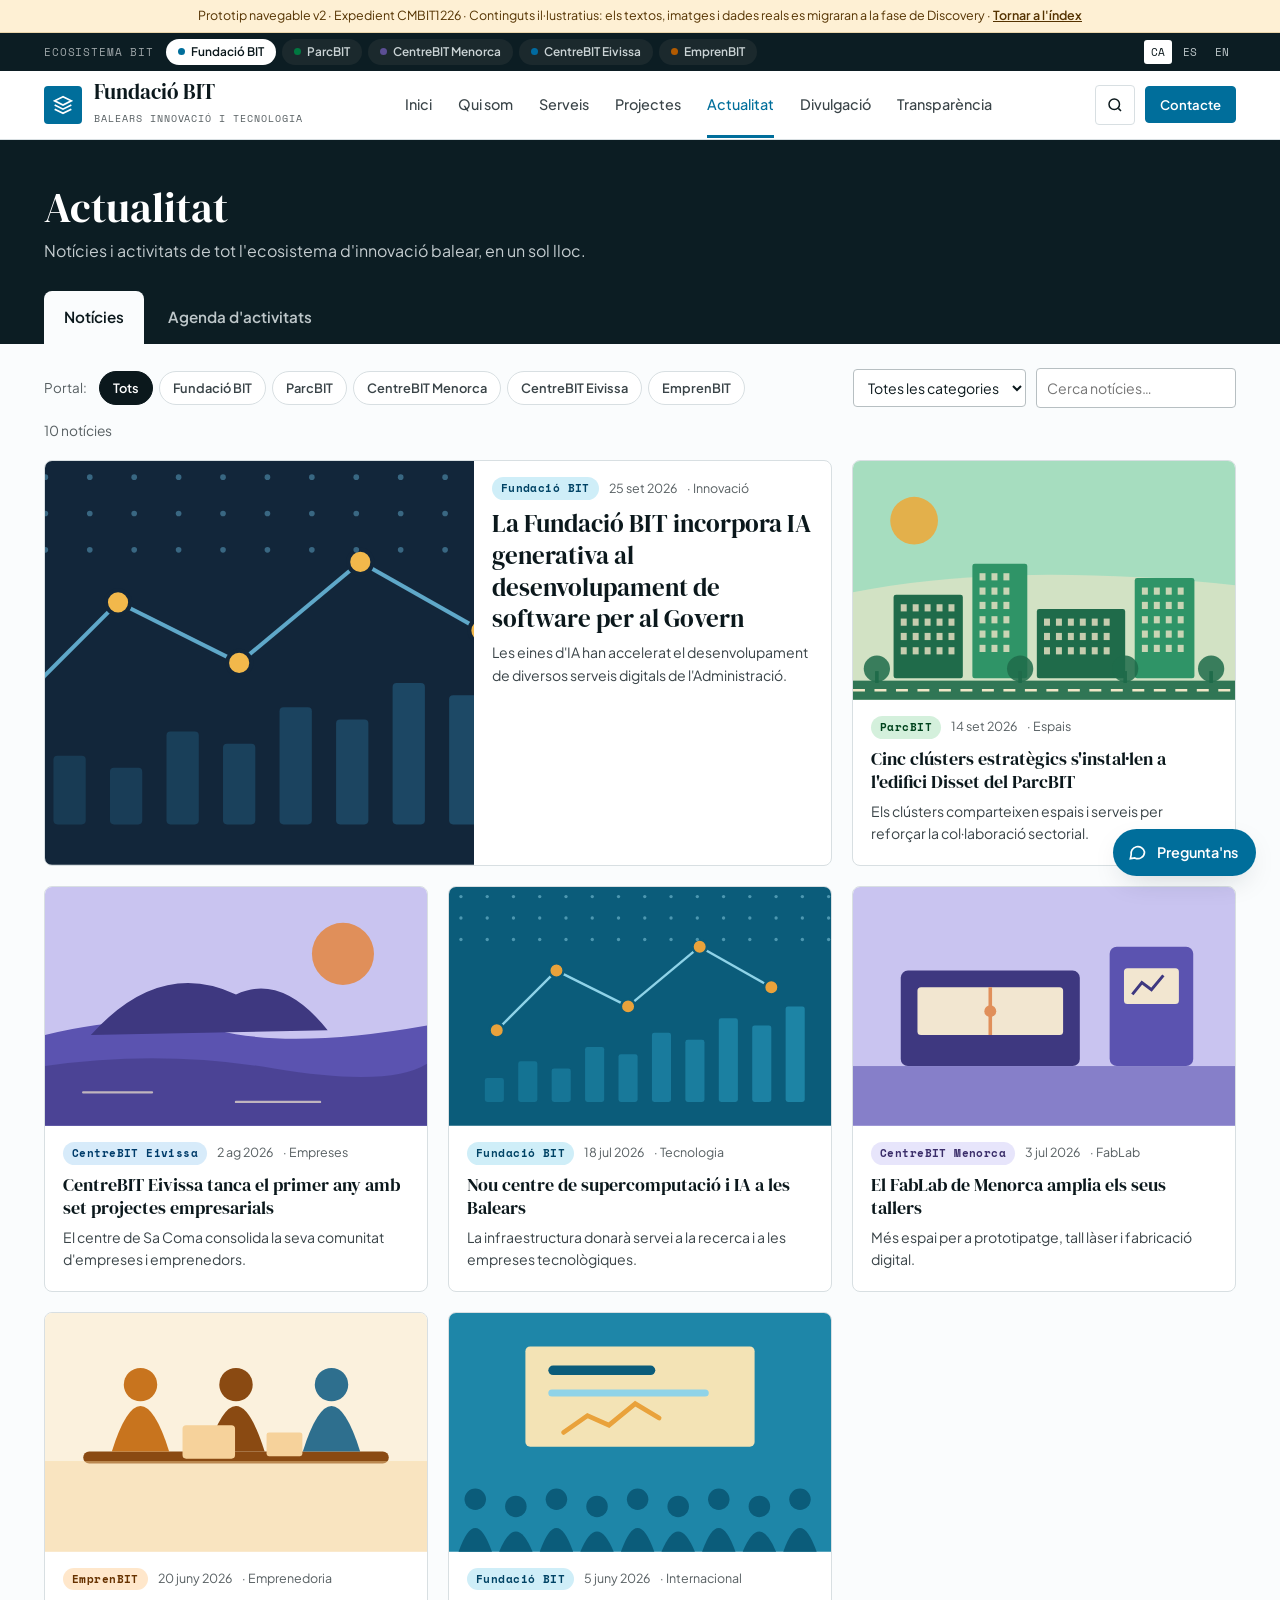
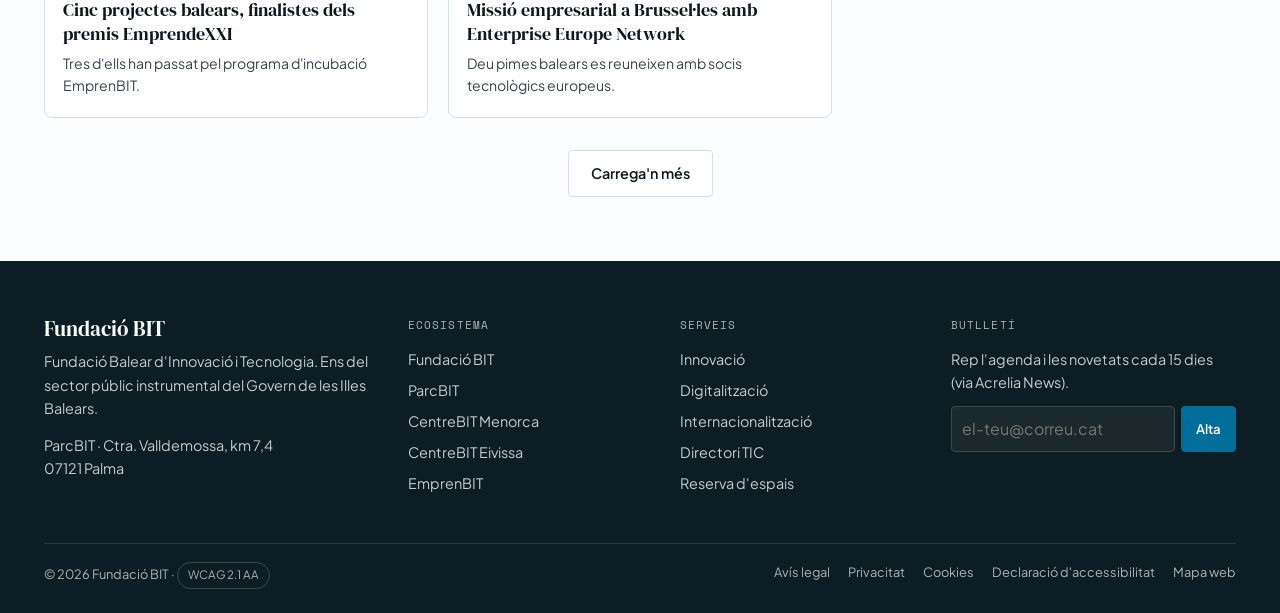
<file: 03_actualitat_agenda.html>
<!DOCTYPE html>
<html lang="ca">
<head>
<meta charset="UTF-8">
<meta name="viewport" content="width=device-width, initial-scale=1">
<title>Actualitat i agenda · Fundació BIT</title>
<meta name="description" content="Notícies i agenda d'activitats de la Fundació BIT, ParcBIT, CentreBIT i EmprenBIT.">
<link rel="preconnect" href="https://fonts.googleapis.com"><link href="https://fonts.googleapis.com/css2?family=DM+Serif+Display&family=Plus+Jakarta+Sans:wght@400;500;600;700&family=Space+Mono:wght@400;700&display=swap" rel="stylesheet">
<style>
:root{
--font-display:"DM Serif Display",ui-serif,Georgia,serif;
--font-body:"Plus Jakarta Sans",ui-sans-serif,system-ui,-apple-system,"Segoe UI",sans-serif;
--font-mono:"Space Mono",ui-monospace,Menlo,monospace;
--paper:oklch(99% .003 220);--paper-alt:oklch(96.5% .006 220);
--ink:oklch(20% .02 220);--ink-2:oklch(38% .015 220);--ink-3:oklch(48% .012 220);
--accent:oklch(48% .16 220);--accent-h:oklch(41% .16 220);--accent-soft:oklch(94.5% .03 220);--accent-ink:oklch(38% .14 220);
--parcbit:oklch(50% .13 155);--centrebit:oklch(47% .11 290);--ce:oklch(50% .12 240);--emprenbit:oklch(56% .15 60);
--dark:oklch(22% .025 220);--dark-2:oklch(27% .02 220);--rule:oklch(90% .008 220);
--r-sm:4px;--r-md:8px;--r-lg:14px;--ease:cubic-bezier(.22,1,.36,1);
--sh:0 10px 30px -12px oklch(25% .03 220 / .25);
}
.portal-parcbit{--accent:oklch(47% .13 155);--accent-h:oklch(40% .13 155);--accent-soft:oklch(95% .035 155);--accent-ink:oklch(36% .11 155)}
*,*::before,*::after{box-sizing:border-box;margin:0;padding:0}
html{-webkit-font-smoothing:antialiased;scroll-behavior:smooth}
body{font-family:var(--font-body);color:var(--ink);background:var(--paper);line-height:1.6;font-size:16px}
a{color:inherit;text-decoration:none}
button,input,select,textarea{font:inherit;color:inherit}
button{cursor:pointer;background:none;border:0}
h1,h2,h3{font-family:var(--font-display);font-weight:400;line-height:1.15}
ul{list-style:none}
:focus-visible{outline:3px solid var(--accent);outline-offset:3px;border-radius:3px}
.sr-only{position:absolute!important;width:1px;height:1px;overflow:hidden;clip:rect(0 0 0 0);white-space:nowrap}
.skip{position:absolute;left:12px;top:-60px;background:var(--ink);color:#fff;padding:10px 16px;border-radius:var(--r-sm);z-index:200;font-weight:600}
.skip:focus{top:12px}
.wrap{max-width:1240px;margin:0 auto;padding:0 24px}
.mono{font-family:var(--font-mono);font-size:.72rem;letter-spacing:.06em;text-transform:uppercase}
.muted{color:var(--ink-3)}
/* demo ribbon */
.demo{background:oklch(96% .04 85);color:oklch(35% .08 70);font-size:.78rem;text-align:center;padding:6px 12px;border-bottom:1px solid oklch(88% .06 85)}
.demo a{text-decoration:underline;font-weight:600}
/* util bar */
.util{background:var(--dark);color:oklch(80% .01 220);font-size:.78rem}
.util .wrap{display:flex;justify-content:space-between;align-items:center;min-height:38px;gap:12px}
.portals{display:flex;align-items:center;gap:6px;flex-wrap:wrap}
.portals .lbl{font-family:var(--font-mono);font-size:.66rem;letter-spacing:.08em;text-transform:uppercase;color:oklch(72% .01 220);margin-right:6px}
.pp{font-size:.74rem;font-weight:600;padding:3px 11px;border-radius:99px;background:var(--dark-2);color:oklch(86% .01 220);border:1px solid transparent;display:inline-flex;align-items:center;gap:6px}
.pp i{width:7px;height:7px;border-radius:50%;display:inline-block}
.pp:hover{border-color:oklch(50% .02 220)}
.pp[aria-current="true"]{background:#fff;color:var(--ink)}
.langs{display:flex;gap:4px}
.langs button{font-family:var(--font-mono);font-size:.7rem;padding:3px 7px;border-radius:3px;color:oklch(82% .01 220)}
.langs button[aria-pressed="true"]{background:#fff;color:var(--ink)}
/* header */
.hdr{background:#fff;border-bottom:1px solid var(--rule);position:sticky;top:0;z-index:50}
.hdr .wrap{display:flex;align-items:center;justify-content:space-between;height:68px;gap:20px}
.brand{display:flex;align-items:center;gap:12px}
.brand-ic{width:38px;height:38px;border-radius:var(--r-sm);background:var(--accent);display:grid;place-items:center;color:#fff}
.brand b{font-family:var(--font-display);font-weight:400;font-size:1.3rem;display:block;line-height:1.05}
.brand small{font-family:var(--font-mono);font-size:.6rem;letter-spacing:.1em;text-transform:uppercase;color:var(--ink-3)}
.nav{display:flex;align-items:center;gap:26px}
.nav>li{position:relative}
.nav>li>a{font-size:.9rem;font-weight:500;color:var(--ink-2);padding:22px 0;display:inline-block}
.nav>li>a:hover,.nav>li>a[aria-current="page"]{color:var(--accent)}
.nav>li>a[aria-current="page"]{box-shadow:inset 0 -3px 0 var(--accent)}
.mega{position:absolute;top:100%;left:-20px;background:#fff;border:1px solid var(--rule);border-radius:var(--r-md);box-shadow:var(--sh);padding:18px;display:none;width:520px;grid-template-columns:1fr 1fr;gap:6px}
.nav>li:hover .mega,.nav>li:focus-within .mega{display:grid}
.mega a{padding:10px 12px;border-radius:var(--r-sm);display:block}
.mega a:hover{background:var(--accent-soft)}
.mega b{font-size:.88rem;display:block}
.mega span{font-size:.78rem;color:var(--ink-3)}
.hdr-actions{display:flex;align-items:center;gap:10px}
.search-btn{width:40px;height:40px;border-radius:var(--r-sm);border:1px solid var(--rule);display:grid;place-items:center}
.btn{display:inline-flex;align-items:center;gap:8px;font-size:.9rem;font-weight:600;padding:11px 22px;border-radius:var(--r-sm);background:var(--accent);color:#fff;border:1.5px solid var(--accent);transition:background .15s}
.btn:hover{background:var(--accent-h);border-color:var(--accent-h)}
.btn-o{background:#fff;color:var(--ink);border-color:var(--rule)}
.btn-o:hover{background:var(--paper-alt);border-color:var(--ink-3)}
.btn-sm{padding:7px 14px;font-size:.82rem}
.burger{display:none;width:40px;height:40px;border:1px solid var(--rule);border-radius:var(--r-sm)}
/* search overlay */
.srch{position:fixed;inset:0;background:oklch(20% .02 220 / .55);z-index:120;display:none;align-items:flex-start;justify-content:center;padding-top:10vh}
.srch.open{display:flex}
.srch-box{background:#fff;width:min(720px,92vw);border-radius:var(--r-lg);box-shadow:var(--sh);overflow:hidden}
.srch-in{display:flex;align-items:center;gap:10px;padding:16px 20px;border-bottom:1px solid var(--rule)}
.srch-in input{flex:1;border:0;font-size:1.1rem;outline:none}
.srch-scope{display:flex;gap:6px;padding:10px 20px;border-bottom:1px solid var(--rule);flex-wrap:wrap}
.chip{font-size:.8rem;font-weight:600;padding:6px 13px;border-radius:99px;border:1px solid var(--rule);background:#fff;color:var(--ink-2)}
.chip:hover{border-color:var(--ink-3)}
.chip[aria-pressed="true"]{background:var(--ink);color:#fff;border-color:var(--ink)}
.srch-res{max-height:52vh;overflow:auto;padding:8px}
.srch-res a{display:flex;gap:12px;padding:10px 12px;border-radius:var(--r-sm);align-items:flex-start}
.srch-res a:hover{background:var(--paper-alt)}
.srch-res .t{font-weight:600;font-size:.92rem}
.srch-res .d{font-size:.8rem;color:var(--ink-3)}
.srch-ai{margin:8px 12px;padding:12px 14px;border-radius:var(--r-md);background:var(--accent-soft);font-size:.86rem}
.tag{font-family:var(--font-mono);font-size:.66rem;letter-spacing:.04em;padding:3px 9px;border-radius:99px;white-space:nowrap;display:inline-block;font-weight:700}
.t-fbit{background:oklch(93% .035 220);color:oklch(34% .13 220)}
.t-parc{background:oklch(93% .04 155);color:oklch(33% .1 155)}
.t-cm{background:oklch(93% .03 290);color:oklch(35% .1 290)}
.t-ce{background:oklch(93% .03 240);color:oklch(34% .11 240)}
.t-emp{background:oklch(94% .045 70);color:oklch(38% .1 60)}
/* sections */
.sec{padding:72px 0}
.sec-alt{background:var(--paper-alt)}
.sec-h{display:flex;justify-content:space-between;align-items:flex-end;gap:20px;margin-bottom:36px;flex-wrap:wrap}
.sec-h h2{font-size:2rem}
.sec-h p{color:var(--ink-2);max-width:60ch;margin-top:6px}
.lnk{font-weight:600;font-size:.9rem;color:var(--accent-ink)}
.lnk:hover{text-decoration:underline}
.card{background:#fff;border:1px solid var(--rule);border-radius:var(--r-md);overflow:hidden;transition:border-color .2s,box-shadow .2s,transform .2s}
.card:hover{border-color:oklch(80% .01 220);box-shadow:var(--sh)}
.ill{display:block;width:100%;height:auto;aspect-ratio:16/9}
.ill svg{display:block;width:100%;height:100%}
/* footer */
.ft{background:var(--dark);color:oklch(84% .01 220);padding:56px 0 24px;margin-top:0}
.ft-grid{display:grid;grid-template-columns:1.4fr 1fr 1fr 1fr;gap:40px}
.ft h3{font-family:var(--font-display);color:#fff;font-size:1.3rem;margin-bottom:10px}
.ft h4{font-family:var(--font-mono);font-size:.68rem;letter-spacing:.1em;text-transform:uppercase;color:oklch(76% .01 220);margin-bottom:14px;font-weight:400}
.ft li{margin-bottom:8px;font-size:.9rem}
.ft a:hover{color:#fff;text-decoration:underline}
.ft p{font-size:.9rem;line-height:1.6}
.ft-bot{border-top:1px solid oklch(32% .02 220);margin-top:40px;padding-top:18px;display:flex;justify-content:space-between;gap:16px;flex-wrap:wrap;font-size:.8rem;color:oklch(76% .01 220)}
.ft-bot nav{display:flex;gap:18px;flex-wrap:wrap}
.wcag{display:inline-flex;gap:6px;align-items:center;border:1px solid oklch(40% .02 220);border-radius:99px;padding:3px 10px;font-size:.72rem}
/* chatbot */
.cb-btn{position:fixed;right:24px;bottom:24px;z-index:90;display:flex;align-items:center;gap:10px;background:var(--accent);color:#fff;border-radius:99px;padding:12px 18px 12px 14px;box-shadow:var(--sh);font-weight:600;font-size:.9rem}
.cb-btn:hover{background:var(--accent-h)}
.cb{position:fixed;right:24px;bottom:88px;width:380px;max-width:calc(100vw - 32px);height:540px;max-height:calc(100vh - 120px);background:#fff;border-radius:var(--r-lg);box-shadow:0 24px 60px -20px oklch(20% .03 220 / .45);border:1px solid var(--rule);z-index:95;display:none;flex-direction:column;overflow:hidden}
.cb.open{display:flex}
.cb-h{background:var(--dark);color:#fff;padding:14px 16px;display:flex;align-items:center;gap:10px}
.cb-av{width:34px;height:34px;border-radius:50%;background:var(--accent);display:grid;place-items:center;font-weight:700;font-size:.8rem}
.cb-h b{display:block;font-size:.95rem}
.cb-h small{font-size:.74rem;color:oklch(82% .01 220)}
.cb-x{margin-left:auto;color:#fff;width:32px;height:32px;border-radius:6px}
.cb-x:hover{background:var(--dark-2)}
.cb-body{flex:1;overflow:auto;padding:16px;display:flex;flex-direction:column;gap:10px;background:var(--paper-alt)}
.msg{max-width:88%;padding:10px 13px;border-radius:12px;font-size:.88rem;line-height:1.5}
.msg.bot{background:#fff;border:1px solid var(--rule);border-bottom-left-radius:4px}
.msg.me{background:var(--accent);color:#fff;align-self:flex-end;border-bottom-right-radius:4px}
.msg .src{margin-top:8px;padding-top:8px;border-top:1px dashed var(--rule);font-size:.76rem;color:var(--ink-3)}
.msg .src a{color:var(--accent-ink);text-decoration:underline;display:block}
.msg .ai{font-family:var(--font-mono);font-size:.62rem;letter-spacing:.05em;text-transform:uppercase;color:var(--ink-3);margin-bottom:4px;display:block}
.sugg{display:flex;flex-wrap:wrap;gap:6px}
.sugg button{font-size:.78rem;border:1px solid var(--accent);color:var(--accent-ink);background:#fff;border-radius:99px;padding:5px 11px;text-align:left}
.sugg button:hover{background:var(--accent-soft)}
.cb-f{display:flex;gap:8px;padding:10px;border-top:1px solid var(--rule)}
.cb-f input{flex:1;border:1px solid var(--rule);border-radius:99px;padding:9px 14px;font-size:.88rem}
.cb-f button{background:var(--accent);color:#fff;border-radius:99px;width:40px;height:40px;display:grid;place-items:center}
.cb-legal{font-size:.68rem;color:var(--ink-3);padding:0 12px 8px;text-align:center}
.typing{display:inline-flex;gap:4px}.typing i{width:6px;height:6px;border-radius:50%;background:var(--ink-3);animation:bl 1s infinite}.typing i:nth-child(2){animation-delay:.15s}.typing i:nth-child(3){animation-delay:.3s}
@keyframes bl{0%,80%,100%{opacity:.25}40%{opacity:1}}
/* modal */
.modal{position:fixed;inset:0;background:oklch(20% .02 220 / .55);z-index:130;display:none;align-items:center;justify-content:center;padding:20px}
.modal.open{display:flex}
.modal-box{background:#fff;border-radius:var(--r-lg);max-width:640px;width:100%;max-height:90vh;overflow:auto;box-shadow:var(--sh)}
.modal-x{position:absolute;right:12px;top:12px;width:36px;height:36px;border-radius:50%;background:#fff;display:grid;place-items:center;box-shadow:0 2px 8px rgba(0,0,0,.15)}
.field{display:flex;flex-direction:column;gap:5px;margin-bottom:14px}
.field label{font-size:.84rem;font-weight:600}
.field input,.field select,.field textarea{border:1px solid oklch(78% .01 220);border-radius:var(--r-sm);padding:10px 12px;font-size:.92rem;background:#fff}
.chk{display:flex;gap:8px;align-items:flex-start;font-size:.8rem;color:var(--ink-2);margin-bottom:14px}
.toast{position:fixed;left:50%;bottom:28px;transform:translateX(-50%) translateY(20px);background:var(--ink);color:#fff;padding:12px 18px;border-radius:var(--r-md);font-size:.88rem;opacity:0;transition:.25s;z-index:200;pointer-events:none}
.toast.show{opacity:1;transform:translateX(-50%) translateY(0)}
@media (max-width:1020px){
 .nav{display:none}.burger{display:grid;place-items:center}
 .nav.open{display:flex;flex-direction:column;align-items:stretch;position:absolute;top:68px;left:0;right:0;background:#fff;border-bottom:1px solid var(--rule);padding:8px 24px 16px;gap:0}
 .nav.open>li>a{padding:12px 0;display:block;border-bottom:1px solid var(--rule)}
 .nav.open .mega{display:none!important}
 .ft-grid{grid-template-columns:1fr 1fr}
 .hdr-actions .btn{display:none}
}
@media (max-width:640px){
 .wrap{padding:0 16px}.sec{padding:48px 0}.sec-h h2{font-size:1.6rem}
 .portals .lbl{display:none}.util .pp span{display:none}
 .ft-grid{grid-template-columns:1fr}
 .cb-btn span{display:none}.cb-btn{padding:14px}
}
@media (prefers-reduced-motion:reduce){*{animation:none!important;transition:none!important;scroll-behavior:auto!important}}

.phead{background:var(--dark);color:#fff;padding:44px 0 0}
.phead h1{font-size:2.6rem}
.phead p{color:oklch(84% .01 220);margin-top:6px}
.tabs{display:flex;gap:4px;margin-top:28px}
.tabs button{padding:14px 20px;font-weight:600;color:oklch(82% .01 220);border-radius:var(--r-md) var(--r-md) 0 0;font-size:.95rem}
.tabs button[aria-selected="true"]{background:var(--paper);color:var(--ink)}
.tabs button:hover:not([aria-selected="true"]){color:#fff;background:var(--dark-2)}
.bar{display:flex;gap:10px;align-items:center;flex-wrap:wrap;padding:24px 0 8px}
.bar .lbl{font-size:.84rem;color:var(--ink-3);margin-right:2px}
.bar select,.bar input[type=search]{border:1px solid oklch(80% .01 220);border-radius:var(--r-sm);padding:8px 10px;background:#fff;font-size:.88rem}
.bar .grow{flex:1}
.cnt{font-size:.86rem;color:var(--ink-3);padding:4px 0 18px}
.ng{display:grid;grid-template-columns:repeat(3,1fr);gap:20px}
.ng .card{display:flex;flex-direction:column}
.ng .b{padding:16px 18px 20px}
.ng .m{display:flex;gap:10px;align-items:center;margin-bottom:8px;flex-wrap:wrap}
.ng time{font-size:.78rem;color:var(--ink-3)}
.ng h3{font-size:1.15rem;line-height:1.28;margin-bottom:6px}
.ng p{font-size:.88rem;color:var(--ink-2)}
.ng .card.feat{grid-column:span 2;display:grid;grid-template-columns:1.2fr 1fr}
.ng .card.feat .ill{aspect-ratio:auto;height:100%}
.ng .card.feat h3{font-size:1.55rem}
.more{display:flex;justify-content:center;padding:32px 0 0}
.empty{padding:40px;text-align:center;border:1px dashed var(--rule);border-radius:var(--r-md);color:var(--ink-3)}
/* agenda */
.ag{display:grid;grid-template-columns:340px 1fr;gap:32px;align-items:start}
.cal{background:#fff;border:1px solid var(--rule);border-radius:var(--r-md);padding:16px;position:sticky;top:90px}
.cal-h{display:flex;justify-content:space-between;align-items:center;margin-bottom:10px}
.cal-h b{font-family:var(--font-display);font-weight:400;font-size:1.3rem}
.cal-g{display:grid;grid-template-columns:repeat(7,1fr);gap:3px;text-align:center}
.cal-g .dw{font-family:var(--font-mono);font-size:.64rem;color:var(--ink-3);padding:4px 0}
.cal-g button{aspect-ratio:1;border-radius:6px;font-size:.84rem;position:relative}
.cal-g button:hover{background:var(--paper-alt)}
.cal-g button.has{font-weight:700}
.cal-g button.has::after{content:"";position:absolute;bottom:5px;left:50%;width:5px;height:5px;margin-left:-2.5px;border-radius:50%;background:var(--accent)}
.cal-g button[aria-pressed="true"]{background:var(--accent);color:#fff}
.cal-g button[aria-pressed="true"]::after{background:#fff}
.cal-g button.today{box-shadow:inset 0 0 0 1.5px var(--ink-3)}
.cal-note{font-size:.78rem;color:var(--ink-3);margin-top:10px}
.legend{display:flex;flex-wrap:wrap;gap:6px;margin-top:12px}
.el{display:grid;grid-template-columns:76px 1fr auto;gap:18px;align-items:center;background:#fff;border:1px solid var(--rule);border-radius:var(--r-md);padding:16px 18px;margin-bottom:12px;text-align:left;width:100%}
.el:hover{border-color:var(--accent);box-shadow:var(--sh)}
.el .d{text-align:center;border-right:1px solid var(--rule);padding-right:12px}
.el .d b{font-family:var(--font-display);font-weight:400;font-size:2rem;display:block;line-height:1}
.el .d span{font-family:var(--font-mono);font-size:.64rem;text-transform:uppercase;color:var(--ink-3)}
.el h3{font-family:var(--font-body);font-weight:700;font-size:1.02rem;margin:4px 0 2px}
.el p{font-size:.84rem;color:var(--ink-2)}
.el .fmt{font-size:.74rem;font-weight:700;padding:4px 10px;border-radius:99px;background:var(--paper-alt);white-space:nowrap}
.scr{font-size:.7rem;color:oklch(42% .08 70);background:oklch(95% .04 85);padding:2px 8px;border-radius:99px;font-weight:600}
.live{font-size:.7rem;color:#fff;background:oklch(55% .2 25);padding:2px 8px;border-radius:99px;font-weight:700}
.evm .modal-box{max-width:720px;position:relative}
.evm .ill{aspect-ratio:21/8}
.evm .in{padding:22px 26px 26px}
.evm dl{display:grid;grid-template-columns:120px 1fr;gap:8px 14px;font-size:.9rem;margin:14px 0 18px}
.evm dt{color:var(--ink-3)}
.evm .acts{display:flex;gap:10px;flex-wrap:wrap}
.minimap{height:120px;border-radius:var(--r-md);background:linear-gradient(135deg,oklch(92% .03 225),oklch(95% .02 150));position:relative;margin-bottom:16px;overflow:hidden;border:1px solid var(--rule)}
.minimap::before{content:"";position:absolute;inset:0;background:repeating-linear-gradient(0deg,transparent 0 23px,oklch(88% .01 220) 23px 24px),repeating-linear-gradient(90deg,transparent 0 23px,oklch(88% .01 220) 23px 24px);opacity:.6}
.minimap i{position:absolute;left:50%;top:45%;width:18px;height:18px;border-radius:50% 50% 50% 0;transform:rotate(-45deg);background:var(--accent);border:3px solid #fff;box-shadow:0 2px 6px rgba(0,0,0,.3)}
@media (max-width:1020px){.ng{grid-template-columns:1fr 1fr}.ag{grid-template-columns:1fr}.cal{position:static}}
@media (max-width:640px){.ng{grid-template-columns:1fr}.ng .card.feat{grid-column:auto;grid-template-columns:1fr}.el{grid-template-columns:60px 1fr}.el .fmt{display:none}}
</style>
</head>
<body>
<a class="skip" href="#main">Salta al contingut principal</a>
<div class="demo" role="note">Prototip navegable v2 · Expedient CMBIT1226 · Continguts il·lustratius: els textos, imatges i dades reals es migraran a la fase de Discovery · <a href="index.html">Tornar a l'índex</a></div>
<div class="util" role="navigation" aria-label="Portals de l'ecosistema"><div class="wrap">
<div class="portals"><span class="lbl" data-i18n="eco">Ecosistema BIT</span><a class="pp" href="01_portada.html" aria-current="true"><i style="background:var(--accent)"></i><span>Fundació BIT</span></a><a class="pp" href="05_portal_parcbit.html"><i style="background:var(--parcbit)"></i><span>ParcBIT</span></a><a class="pp" href="#" data-soon="1"><i style="background:var(--centrebit)"></i><span>CentreBIT Menorca</span></a><a class="pp" href="#" data-soon="1"><i style="background:var(--ce)"></i><span>CentreBIT Eivissa</span></a><a class="pp" href="#" data-soon="1"><i style="background:var(--emprenbit)"></i><span>EmprenBIT</span></a></div>
<div class="langs" role="group" aria-label="Idioma"><button data-lang="ca" aria-pressed="true">CA</button><button data-lang="es" aria-pressed="false">ES</button><button data-lang="en" aria-pressed="false">EN</button></div>
</div></div>
<header class="hdr"><div class="wrap">
<a class="brand" href="01_portada.html" aria-label="Fundació BIT — inici"><span class="brand-ic"><svg width="20" height="20" viewBox="0 0 24 24" fill="none" stroke="currentColor" stroke-width="2" aria-hidden="true"><path d="M12 2 2 7l10 5 10-5-10-5Z"/><path d="m2 17 10 5 10-5"/><path d="m2 12 10 5 10-5"/></svg></span><span><b>Fundació BIT</b><small>Balears Innovació i Tecnologia</small></span></a>
<nav aria-label="Menú principal"><ul class="nav" id="nav"><li><a href="01_portada.html" data-i18n="nav_home">Inici</a></li><li><a href="#" data-i18n="nav_about">Qui som</a><div class="mega"><a href="#"><b>Missió i valors</b><span>Qui som i què fem</span></a><a href="#"><b>Estructura</b><span>Patronat i equip</span></a><a href="#"><b>Xarxes i aliances</b><span>EEN, EDIH, REDIT</span></a><a href="#"><b>Treballa amb nosaltres</b><span>Ofertes i borses</span></a></div></li><li><a href="#" data-i18n="nav_services">Serveis</a><div class="mega"><a href="#"><b>Innovació</b><span>Diagnòstics i finançament</span></a><a href="#"><b>Digitalització</b><span>Test de maduresa digital</span></a><a href="#"><b>Internacionalització</b><span>Enterprise Europe Network</span></a><a href="#"><b>Emprenedoria</b><span>Programa EmprenBIT</span></a><a href="04_directori_mapa.html"><b>Directori TIC</b><span>175+ empreses</span></a><a href="#"><b>Espais</b><span>ParcBIT i CentreBIT</span></a></div></li><li><a href="02_pagina_projecte.html" data-i18n="nav_projects">Projectes</a></li><li><a href="03_actualitat_agenda.html" aria-current="page" data-i18n="nav_news">Actualitat</a></li><li><a href="#" data-i18n="nav_divulga">Divulgació</a><div class="mega"><a href="#"><b>Articles i entrevistes</b><span>Veus de l'ecosistema TIC</span></a><a href="#"><b>CineTIC i Llibres TIC</b><span>Cicles de divulgació</span></a><a href="#"><b>STEM</b><span>Vocacions científiques i tecnològiques</span></a><a href="#"><b>Observatori</b><span>Publicacions i dades</span></a></div></li><li><a href="#" data-i18n="nav_transp">Transparència</a></li></ul></nav>
<div class="hdr-actions"><button class="search-btn" id="openSearch" aria-label="Cercar a tot l'ecosistema (tecla /)"><svg width="18" height="18" viewBox="0 0 24 24" fill="none" stroke="currentColor" stroke-width="2" aria-hidden="true"><circle cx="11" cy="11" r="7"/><path d="m20 20-3.5-3.5"/></svg></button>
<a class="btn btn-sm" href="#contacte" data-i18n="contact">Contacte</a>
<button class="burger" id="burger" aria-label="Obrir menú" aria-expanded="false" aria-controls="nav"><svg width="20" height="20" viewBox="0 0 24 24" fill="none" stroke="currentColor" stroke-width="2" aria-hidden="true"><path d="M4 7h16M4 12h16M4 17h16"/></svg></button></div>
</div></header>
<main id="main" tabindex="-1">

<div class="phead"><div class="wrap"><h1 data-i18n="a_h1">Actualitat</h1><p data-i18n="a_sub">Notícies i activitats de tot l'ecosistema d'innovació balear, en un sol lloc.</p>
<div class="tabs" role="tablist" aria-label="Seccions"><button role="tab" id="t-news" aria-controls="p-news" aria-selected="true">Notícies</button><button role="tab" id="t-ag" aria-controls="p-ag" aria-selected="false">Agenda d'activitats</button></div></div></div>

<section class="wrap" id="p-news" role="tabpanel" aria-labelledby="t-news">
<div class="bar" role="search"><span class="lbl">Portal:</span><div role="group" aria-label="Filtra per portal" style="display:flex;gap:6px;flex-wrap:wrap">
<button class="chip" data-np="all" aria-pressed="true">Tots</button><button class="chip" data-np="fbit" aria-pressed="false">Fundació BIT</button><button class="chip" data-np="parc" aria-pressed="false">ParcBIT</button><button class="chip" data-np="cm" aria-pressed="false">CentreBIT Menorca</button><button class="chip" data-np="ce" aria-pressed="false">CentreBIT Eivissa</button><button class="chip" data-np="emp" aria-pressed="false">EmprenBIT</button></div>
<span class="grow"></span><label class="sr-only" for="ncat">Categoria</label><select id="ncat"><option value="">Totes les categories</option></select>
<label class="sr-only" for="nq">Cerca notícies</label><input type="search" id="nq" placeholder="Cerca notícies…"></div>
<p class="cnt" id="ncnt" aria-live="polite"></p>
<div class="ng" id="ng"></div>
<div class="more"><button class="btn btn-o" id="nmore">Carrega'n més</button></div>
<div style="height:64px"></div>
</section>

<section class="wrap" id="p-ag" role="tabpanel" aria-labelledby="t-ag" hidden>
<div class="bar"><span class="lbl">Filtra:</span>
<label class="sr-only" for="fi">Illa o àmbit</label><select id="fi"><option value="">Totes les ubicacions</option><option>Mallorca</option><option>Menorca</option><option>Eivissa</option><option>Formentera</option><option>Estatal</option><option>UE</option><option>Virtual</option></select>
<label class="sr-only" for="ff">Format</label><select id="ff"><option value="">Tots els formats</option><option>Presencial</option><option>Híbrid</option><option>En línia</option></select>
<label class="sr-only" for="ft">Temàtica</label><select id="ft"><option value="">Totes les temàtiques</option></select>
<span class="grow"></span><button class="btn btn-o btn-sm" id="fclear">Netejar filtres</button></div>
<p class="cnt" id="acnt" aria-live="polite"></p>
<div class="ag">
<div class="cal" aria-label="Calendari d'octubre 2026"><div class="cal-h"><button class="btn btn-o btn-sm" aria-label="Mes anterior" id="pm">‹</button><b>Octubre 2026</b><button class="btn btn-o btn-sm" aria-label="Mes següent" id="nm">›</button></div>
<div class="cal-g" id="calg"></div><p class="cal-note">Tria un dia per veure'n les activitats. Els punts indiquen dies amb activitat.</p>
<div class="legend"><span class="tag t-fbit">Fundació BIT</span><span class="tag t-parc">ParcBIT</span><span class="tag t-cm">CentreBIT Menorca</span><span class="tag t-ce">CentreBIT Eivissa</span><span class="tag t-emp">EmprenBIT</span></div></div>
<div id="al"></div>
</div>
<div style="height:64px"></div>
</section>

<div class="modal evm" id="evm" role="dialog" aria-modal="true" aria-labelledby="evT"><div class="modal-box"><button class="modal-x" data-close aria-label="Tancar">✕</button><div id="evI"></div><div class="in">
<div id="evTags" style="display:flex;gap:6px;flex-wrap:wrap"></div><h2 id="evT" style="font-size:1.6rem;margin:10px 0 0"></h2>
<dl id="evD"></dl><div class="minimap" aria-hidden="true"><i></i></div>
<form id="evF"><h3 style="font-family:var(--font-body);font-weight:700;font-size:1rem;margin-bottom:10px">Inscripció</h3>
<div style="display:grid;grid-template-columns:1fr 1fr;gap:0 12px"><div class="field"><label for="e1">Nom *</label><input id="e1" required autocomplete="name"></div><div class="field"><label for="e2">Correu *</label><input id="e2" type="email" required autocomplete="email"></div></div>
<label class="chk"><input type="checkbox" required> Accept la política de privacitat. Les dades s'envien al CRM de la Fundació BIT.</label>
<div class="acts"><button class="btn">Inscriure'm</button><button type="button" class="btn btn-o" id="ics">Afegir al calendari (.ics)</button></div></form>
</div></div></div>

</main>
<footer class="ft" id="contacte"><div class="wrap">
<div class="ft-grid">
<div><h3>Fundació BIT</h3><p>Fundació Balear d'Innovació i Tecnologia. Ens del sector públic instrumental del Govern de les Illes Balears.</p><p style="margin-top:14px">ParcBIT · Ctra. Valldemossa, km 7,4<br>07121 Palma</p></div>
<div><h4>Ecosistema</h4><ul><li><a href="01_portada.html">Fundació BIT</a></li><li><a href="05_portal_parcbit.html">ParcBIT</a></li><li><a href="#">CentreBIT Menorca</a></li><li><a href="#">CentreBIT Eivissa</a></li><li><a href="#">EmprenBIT</a></li></ul></div>
<div><h4>Serveis</h4><ul><li><a href="#">Innovació</a></li><li><a href="#">Digitalització</a></li><li><a href="#">Internacionalització</a></li><li><a href="04_directori_mapa.html">Directori TIC</a></li><li><a href="#">Reserva d'espais</a></li></ul></div>
<div><h4>Butlletí</h4><p>Rep l'agenda i les novetats cada 15 dies (via Acrelia News).</p><form class="nl" onsubmit="event.preventDefault();toast('Subscripció enviada. Revisa el correu per confirmar-la (doble opt-in).')" style="display:flex;gap:6px;margin-top:12px"><label class="sr-only" for="nl">Correu electrònic</label><input id="nl" type="email" required placeholder="el-teu@correu.cat" style="flex:1;min-width:0;border:1px solid oklch(40% .02 220);background:var(--dark-2);color:#fff;border-radius:4px;padding:9px 10px"><button class="btn btn-sm">Alta</button></form></div>
</div>
<div class="ft-bot"><span>© 2026 Fundació BIT · <span class="wcag">WCAG 2.1 AA</span></span><nav aria-label="Legal"><a href="#">Avís legal</a><a href="#">Privacitat</a><a href="#">Cookies</a><a href="#">Declaració d'accessibilitat</a><a href="#">Mapa web</a></nav></div>
</div></footer>
<div class="srch" id="srch" role="dialog" aria-modal="true" aria-label="Cercador global"><div class="srch-box">
<div class="srch-in"><svg width="18" height="18" viewBox="0 0 24 24" fill="none" stroke="currentColor" stroke-width="2" aria-hidden="true"><circle cx="11" cy="11" r="7"/><path d="m20 20-3.5-3.5"/></svg><label class="sr-only" for="srchIn">Cerca</label><input id="srchIn" placeholder="Pregunta o cerca: «on puc llogar una oficina a Menorca?»" autocomplete="off"><button class="btn-o btn btn-sm" id="closeSearch">Esc</button></div>
<div class="srch-scope" role="group" aria-label="Àmbit de cerca"><button class="chip" aria-pressed="true" data-scope="all">Tot l'ecosistema</button><button class="chip" aria-pressed="false" data-scope="fbit">Fundació BIT</button><button class="chip" aria-pressed="false" data-scope="parc">ParcBIT</button><button class="chip" aria-pressed="false" data-scope="cm">CentreBIT</button><button class="chip" aria-pressed="false" data-scope="emp">EmprenBIT</button></div>
<div class="srch-res" id="srchRes" aria-live="polite"></div></div></div>
<button class="cb-btn" id="cbBtn" aria-expanded="false" aria-controls="cb"><svg width="20" height="20" viewBox="0 0 24 24" fill="none" stroke="currentColor" stroke-width="2" aria-hidden="true"><path d="M21 12a8 8 0 0 1-11.6 7.1L4 20l1-4.6A8 8 0 1 1 21 12Z"/></svg><span data-i18n="ask">Pregunta'ns</span></button>
<section class="cb" id="cb" role="dialog" aria-label="Assistent virtual de la Fundació BIT">
<div class="cb-h"><div class="cb-av" aria-hidden="true">BIT</div><div><b>Assistent BIT</b><small>IA generativa · respon amb fonts del portal</small></div><button class="cb-x" id="cbX" aria-label="Tancar assistent">✕</button></div>
<div class="cb-body" id="cbBody" aria-live="polite"></div>
<form class="cb-f" id="cbF"><label class="sr-only" for="cbIn">Escriu la teva pregunta</label><input id="cbIn" placeholder="Escriu la teva pregunta…" autocomplete="off"><button aria-label="Enviar"><svg width="18" height="18" viewBox="0 0 24 24" fill="none" stroke="currentColor" stroke-width="2" aria-hidden="true"><path d="m5 12 14-7-5 14-2-6-7-1Z"/></svg></button></form>
<p class="cb-legal">No introdueixis dades personals. Les converses es desen de forma anònima per millorar el servei.</p>
</section>
<div class="toast" id="toast" role="status"></div>
<script>window.I18N={"es": {"eco": "Ecosistema BIT", "nav_home": "Inicio", "nav_about": "Quiénes somos", "nav_services": "Servicios", "nav_projects": "Proyectos", "nav_news": "Actualidad", "nav_dir": "Directorio", "nav_divulga": "Divulgación", "nav_transp": "Transparencia", "contact": "Contacto", "ask": "Pregúntanos", "nav_park": "El parque", "nav_companies": "Empresas", "nav_spaces": "Espacios", "nav_arrive": "Cómo llegar", "a_h1": "Actualidad", "a_sub": "Noticias y actividades de todo el ecosistema de innovación balear, en un solo lugar."}, "en": {"eco": "BIT Ecosystem", "nav_home": "Home", "nav_about": "About us", "nav_services": "Services", "nav_projects": "Projects", "nav_news": "News", "nav_dir": "Directory", "nav_divulga": "Outreach", "nav_transp": "Transparency", "contact": "Contact", "ask": "Ask us", "nav_park": "The park", "nav_companies": "Companies", "nav_spaces": "Spaces", "nav_arrive": "Getting here", "a_h1": "News & events", "a_sub": "News and activities from the whole Balearic innovation ecosystem, in one place."}};</script>
<script>
const $=(s,c=document)=>c.querySelector(s),$$=(s,c=document)=>[...c.querySelectorAll(s)];
function toast(t){const e=$('#toast');e.textContent=t;e.classList.add('show');clearTimeout(e._t);e._t=setTimeout(()=>e.classList.remove('show'),3200)}
/* burger */
$('#burger')?.addEventListener('click',e=>{const n=$('#nav');const o=n.classList.toggle('open');e.currentTarget.setAttribute('aria-expanded',o)});
/* soon portals */
$$('[data-soon]').forEach(a=>a.addEventListener('click',e=>{e.preventDefault();toast('Mateixa plantilla que ParcBIT amb el color i continguts de '+a.textContent.trim()+'. Vegeu el portal ParcBIT com a exemple.')}));
$$('a[href="#"]').forEach(a=>{if(!a.dataset.soon)a.addEventListener('click',e=>{e.preventDefault();toast('Secció fora de l\'abast d\'aquest prototip')})});
/* i18n */
const I18N=window.I18N||{};
function setLang(l){document.documentElement.lang=l;$$('.langs button').forEach(b=>b.setAttribute('aria-pressed',b.dataset.lang===l));
 $$('[data-i18n]').forEach(el=>{const k=el.dataset.i18n;if(!el.dataset.ca)el.dataset.ca=el.innerHTML;const v=l==='ca'?el.dataset.ca:(I18N[l]||{})[k];if(v)el.innerHTML=v});
 if(l!=='ca')toast(l==='es'?'Traducció automàtica amb IA revisada per l\'editor (esborrany aprovat)':'AI translation reviewed by an editor before publishing');}
$$('.langs button').forEach(b=>b.addEventListener('click',()=>setLang(b.dataset.lang)));
/* global search */
const IDX=[
 {t:'Oficines i locals disponibles a CentreBIT Menorca',d:'Mòduls de 30-60 m² a Alaior · Espais',p:'cm',u:'#'},
 {t:'Reserva de sales de reunions · ParcBIT',d:'Calendari en línia i confirmació per correu',p:'parc',u:'05_portal_parcbit.html#espais'},
 {t:'Directori d\'empreses TIC de les Balears',d:'175+ empreses amb mapa interactiu',p:'fbit',u:'04_directori_mapa.html'},
 {t:'Convocatòria d\'incubació EmprenBIT 2027',d:'Obert fins al 15 de novembre · Programa',p:'emp',u:'#'},
 {t:'Test de maduresa digital per a pimes',d:'Servei gratuït de digitalització',p:'fbit',u:'#'},
 {t:'Tramuntana Tech Talks #42',d:'22 oct · ParcBIT · Agenda',p:'emp',u:'03_actualitat_agenda.html#agenda'},
 {t:'Com arribar al ParcBIT en transport públic',d:'Metro, bus i bicicleta',p:'parc',u:'05_portal_parcbit.html#arribar'},
 {t:'FabLab CentreBIT Menorca: tall làser i CNC',d:'Serveis de fabricació digital',p:'cm',u:'#'},
 {t:'BIT·Dades: IA per a la gestió turística',d:'Projecte · Innovació',p:'fbit',u:'02_pagina_projecte.html'}];
let scope='all';
function renderSearch(){const q=$('#srchIn').value.toLowerCase().trim();const r=$('#srchRes');const words=q.split(/\s+/).filter(w=>w.length>2);
 let res=IDX.filter(i=>scope==='all'||i.p===scope).map(i=>({i,s:words.reduce((a,w)=>a+((i.t+' '+i.d).toLowerCase().includes(w.slice(0,5))?1:0),0)}));
 if(words.length)res=res.filter(x=>x.s>0).sort((a,b)=>b.s-a.s);
 const cls={fbit:'t-fbit',parc:'t-parc',cm:'t-cm',emp:'t-emp'},nm={fbit:'Fundació BIT',parc:'ParcBIT',cm:'CentreBIT',emp:'EmprenBIT'};
 let h='';if(q.includes('?')||words.length>3)h+='<div class="srch-ai"><b>Resposta ràpida (IA):</b> '+(q.includes('menorca')?'CentreBIT Menorca (Alaior) té oficines de 30 a 60 m² i mòduls d\'incubadora. Pots sol·licitar visita des de la fitxa de l\'espai.':'Aquests són els continguts més relacionats amb la teva pregunta. Obre qualsevol resultat per veure la font.')+'</div>';
 h+=res.slice(0,7).map(({i})=>`<a href="${i.u}"><span class="tag ${cls[i.p]}">${nm[i.p]}</span><span><span class="t">${i.t}</span><br><span class="d">${i.d}</span></span></a>`).join('')||'<p style="padding:14px" class="muted">Cap resultat. Prova amb altres paraules o pregunta a l\'assistent.</p>';
 r.innerHTML=h}
function openSearch(){$('#srch').classList.add('open');$('#srchIn').focus();renderSearch()}
function closeSearch(){$('#srch').classList.remove('open');$('#openSearch').focus()}
$('#openSearch')?.addEventListener('click',openSearch);$('#closeSearch')?.addEventListener('click',closeSearch);
$('#srch')?.addEventListener('click',e=>{if(e.target.id==='srch')closeSearch()});
$('#srchIn')?.addEventListener('input',renderSearch);
$$('.srch-scope .chip').forEach(c=>c.addEventListener('click',()=>{scope=c.dataset.scope;$$('.srch-scope .chip').forEach(x=>x.setAttribute('aria-pressed',x===c));renderSearch()}));
document.addEventListener('keydown',e=>{if(e.key==='/'&&!/INPUT|TEXTAREA/.test(document.activeElement.tagName)){e.preventDefault();openSearch()}if(e.key==='Escape'){if($('#srch')?.classList.contains('open'))closeSearch();$$('.modal.open').forEach(m=>closeModal(m));if($('#cb')?.classList.contains('open'))toggleCb(false)}});
/* modal helpers */
let lastFocus=null;
function openModal(m){lastFocus=document.activeElement;m.classList.add('open');setTimeout(()=>m.querySelector('button,input,a')?.focus(),30)}
function closeModal(m){m.classList.remove('open');lastFocus?.focus()}
$$('.modal').forEach(m=>{m.addEventListener('click',e=>{if(e.target===m)closeModal(m)});m.querySelectorAll('[data-close]').forEach(b=>b.addEventListener('click',()=>closeModal(m)))});
/* chatbot */
const KB=[
 {k:['instal','empresa','parcbit','ubicar','seu'],a:'Per instal·lar la teva empresa al ParcBIT pots llogar una oficina en un dels edificis del parc o optar a una parcel·la. El primer pas és omplir el formulari de sol·licitud d\'espai; l\'equip de ParcBIT et contactarà en 5 dies hàbils per programar una visita.',s:[['Espais disponibles · ParcBIT','05_portal_parcbit.html#espais'],['Formulari de sol·licitud d\'espai','#']]},
 {k:['sala','reserv','reunió','reunio'],a:'Pots reservar sales a ParcBIT, CentreBIT Menorca i CentreBIT Eivissa des del calendari en línia. Tria la sala, la franja i rebràs la confirmació per correu quan el gestor d\'espais l\'aprovi.',s:[['Reserva de sales · ParcBIT','05_portal_parcbit.html#espais']]},
 {k:['incub','emprenbit','startup','emprened'],a:'EmprenBIT ofereix pre-incubació i incubació a Mallorca, Menorca i Eivissa. La convocatòria 2027 està oberta fins al 15 de novembre. Necessites una idea de negoci amb base tecnològica i un equip promotor.',s:[['Programa EmprenBIT','#'],['Itinerari d\'incubació','#']]},
 {k:['arribar','metro','bus','aparca','cotxe'],a:'Al ParcBIT s\'hi pot arribar en transport públic, en bicicleta o en cotxe (hi ha aparcament i punts de recàrrega). A la secció «Com arribar» trobaràs la ruta des de la teva ubicació.',s:[['Com arribar · ParcBIT','05_portal_parcbit.html#arribar']]},
 {k:['ajud','subvenc','convoca','finança'],a:'Recollim diàriament les convocatòries del BOE, BOIB i portals europeus al Cercador d\'ajudes. Pots filtrar-les per sector i perfil. Cada fitxa enllaça a la font oficial.',s:[['Cercador d\'ajudes','#']]}];
const SUGG=['Com puc instal·lar la meva empresa al ParcBIT?','Vull reservar una sala a Menorca','Quines ajudes hi ha per a startups?','Com arribo al ParcBIT?'];
function bubble(html,who){const d=document.createElement('div');d.className='msg '+who;d.innerHTML=html;$('#cbBody').appendChild(d);$('#cbBody').scrollTop=1e6;return d}
function answer(q){bubble(q.replace(/</g,'&lt;'),'me');const t=bubble('<span class="typing" aria-label="Escrivint"><i></i><i></i><i></i></span>','bot');
 setTimeout(()=>{const ql=q.toLowerCase();const hit=KB.map(x=>({x,s:x.k.filter(k=>ql.includes(k)).length})).sort((a,b)=>b.s-a.s)[0];
  if(hit&&hit.s>0){t.innerHTML='<span class="ai">Resposta generada amb IA a partir del portal</span>'+hit.x.a+'<div class="src">Fonts:'+hit.x.s.map(s=>`<a href="${s[1]}">${s[0]}</a>`).join('')+'</div>'}
  else{t.innerHTML='No tinc informació sobre això al portal. Vols que et posi en contacte amb una persona de l\'equip?<div class="sugg" style="margin-top:8px"><button onclick="toast(\'Sol·licitud enviada a l\\\'equip d\\\'atenció. Et respondrem en 24 h.\')">Sí, contacteu-me</button></div>'}
  $('#cbBody').scrollTop=1e6},900)}
function toggleCb(o){const c=$('#cb');o=o??!c.classList.contains('open');c.classList.toggle('open',o);$('#cbBtn').setAttribute('aria-expanded',o);
 if(o&&!$('#cbBody').children.length){bubble('<span class="ai">Assistent virtual</span>Hola! Sóc l\'assistent de l\'ecosistema BIT. Responc només amb informació publicada al portal i t\'indico sempre la font. En què et puc ajudar?<div class="sugg" style="margin-top:10px">'+SUGG.map(s=>`<button type="button">${s}</button>`).join('')+'</div>','bot');$$('#cbBody .sugg button').forEach(b=>b.addEventListener('click',()=>answer(b.textContent)))}
 if(o)setTimeout(()=>$('#cbIn').focus(),50)}
$('#cbBtn')?.addEventListener('click',()=>toggleCb());$('#cbX')?.addEventListener('click',()=>toggleCb(false));
$('#cbF')?.addEventListener('submit',e=>{e.preventDefault();const v=$('#cbIn').value.trim();if(v){answer(v);$('#cbIn').value=''}});


const NEWS=[{"p": "fbit", "c": "Innovació", "d": "2026-09-25", "t": "La Fundació BIT incorpora IA generativa al desenvolupament de software per al Govern", "x": "Les eines d'IA han accelerat el desenvolupament de diversos serveis digitals de l'Administració.", "i": "<span class=\"ill\" role=\"img\" aria-label=\"Il·lustració: La Fundació BIT incorpora IA generativa al desenvolupament de software per al Govern\"><svg viewBox=\"0 0 320 200\" preserveAspectRatio=\"xMidYMid slice\" aria-hidden=\"true\"><rect width=\"320\" height=\"200\" fill=\"#12263A\"/><rect x=\"30\" y=\"160\" width=\"16\" height=\"20\" rx=\"2\" fill=\"#1E4D6B\" opacity=\"0.5\"/><rect x=\"58\" y=\"146\" width=\"16\" height=\"34\" rx=\"2\" fill=\"#1E4D6B\" opacity=\"0.55\"/><rect x=\"86\" y=\"152\" width=\"16\" height=\"28\" rx=\"2\" fill=\"#1E4D6B\" opacity=\"0.6\"/><rect x=\"114\" y=\"134\" width=\"16\" height=\"46\" rx=\"2\" fill=\"#1E4D6B\" opacity=\"0.65\"/><rect x=\"142\" y=\"140\" width=\"16\" height=\"40\" rx=\"2\" fill=\"#1E4D6B\" opacity=\"0.7\"/><rect x=\"170\" y=\"122\" width=\"16\" height=\"58\" rx=\"2\" fill=\"#1E4D6B\" opacity=\"0.75\"/><rect x=\"198\" y=\"128\" width=\"16\" height=\"52\" rx=\"2\" fill=\"#1E4D6B\" opacity=\"0.8\"/><rect x=\"226\" y=\"110\" width=\"16\" height=\"70\" rx=\"2\" fill=\"#1E4D6B\" opacity=\"0.8500000000000001\"/><rect x=\"254\" y=\"116\" width=\"16\" height=\"64\" rx=\"2\" fill=\"#1E4D6B\" opacity=\"0.9\"/><rect x=\"282\" y=\"100\" width=\"16\" height=\"80\" rx=\"2\" fill=\"#1E4D6B\" opacity=\"0.95\"/><line x1=\"40\" y1=\"120\" x2=\"90\" y2=\"70\" stroke=\"#5FA8C9\" stroke-width=\"2\"/><line x1=\"90\" y1=\"70\" x2=\"150\" y2=\"100\" stroke=\"#5FA8C9\" stroke-width=\"2\"/><line x1=\"150\" y1=\"100\" x2=\"210\" y2=\"50\" stroke=\"#5FA8C9\" stroke-width=\"2\"/><line x1=\"210\" y1=\"50\" x2=\"270\" y2=\"84\" stroke=\"#5FA8C9\" stroke-width=\"2\"/><circle cx=\"40\" cy=\"120\" r=\"6\" fill=\"#F2B84B\" stroke=\"#12263A\" stroke-width=\"2\"/><circle cx=\"90\" cy=\"70\" r=\"6\" fill=\"#F2B84B\" stroke=\"#12263A\" stroke-width=\"2\"/><circle cx=\"150\" cy=\"100\" r=\"6\" fill=\"#F2B84B\" stroke=\"#12263A\" stroke-width=\"2\"/><circle cx=\"210\" cy=\"50\" r=\"6\" fill=\"#F2B84B\" stroke=\"#12263A\" stroke-width=\"2\"/><circle cx=\"270\" cy=\"84\" r=\"6\" fill=\"#F2B84B\" stroke=\"#12263A\" stroke-width=\"2\"/><circle cx=\"10\" cy=\"8\" r=\"1.4\" fill=\"#5FA8C9\" opacity=\".5\"/><circle cx=\"10\" cy=\"26\" r=\"1.4\" fill=\"#5FA8C9\" opacity=\".5\"/><circle cx=\"10\" cy=\"44\" r=\"1.4\" fill=\"#5FA8C9\" opacity=\".5\"/><circle cx=\"32\" cy=\"8\" r=\"1.4\" fill=\"#5FA8C9\" opacity=\".5\"/><circle cx=\"32\" cy=\"26\" r=\"1.4\" fill=\"#5FA8C9\" opacity=\".5\"/><circle cx=\"32\" cy=\"44\" r=\"1.4\" fill=\"#5FA8C9\" opacity=\".5\"/><circle cx=\"54\" cy=\"8\" r=\"1.4\" fill=\"#5FA8C9\" opacity=\".5\"/><circle cx=\"54\" cy=\"26\" r=\"1.4\" fill=\"#5FA8C9\" opacity=\".5\"/><circle cx=\"54\" cy=\"44\" r=\"1.4\" fill=\"#5FA8C9\" opacity=\".5\"/><circle cx=\"76\" cy=\"8\" r=\"1.4\" fill=\"#5FA8C9\" opacity=\".5\"/><circle cx=\"76\" cy=\"26\" r=\"1.4\" fill=\"#5FA8C9\" opacity=\".5\"/><circle cx=\"76\" cy=\"44\" r=\"1.4\" fill=\"#5FA8C9\" opacity=\".5\"/><circle cx=\"98\" cy=\"8\" r=\"1.4\" fill=\"#5FA8C9\" opacity=\".5\"/><circle cx=\"98\" cy=\"26\" r=\"1.4\" fill=\"#5FA8C9\" opacity=\".5\"/><circle cx=\"98\" cy=\"44\" r=\"1.4\" fill=\"#5FA8C9\" opacity=\".5\"/><circle cx=\"120\" cy=\"8\" r=\"1.4\" fill=\"#5FA8C9\" opacity=\".5\"/><circle cx=\"120\" cy=\"26\" r=\"1.4\" fill=\"#5FA8C9\" opacity=\".5\"/><circle cx=\"120\" cy=\"44\" r=\"1.4\" fill=\"#5FA8C9\" opacity=\".5\"/><circle cx=\"142\" cy=\"8\" r=\"1.4\" fill=\"#5FA8C9\" opacity=\".5\"/><circle cx=\"142\" cy=\"26\" r=\"1.4\" fill=\"#5FA8C9\" opacity=\".5\"/><circle cx=\"142\" cy=\"44\" r=\"1.4\" fill=\"#5FA8C9\" opacity=\".5\"/><circle cx=\"164\" cy=\"8\" r=\"1.4\" fill=\"#5FA8C9\" opacity=\".5\"/><circle cx=\"164\" cy=\"26\" r=\"1.4\" fill=\"#5FA8C9\" opacity=\".5\"/><circle cx=\"164\" cy=\"44\" r=\"1.4\" fill=\"#5FA8C9\" opacity=\".5\"/><circle cx=\"186\" cy=\"8\" r=\"1.4\" fill=\"#5FA8C9\" opacity=\".5\"/><circle cx=\"186\" cy=\"26\" r=\"1.4\" fill=\"#5FA8C9\" opacity=\".5\"/><circle cx=\"186\" cy=\"44\" r=\"1.4\" fill=\"#5FA8C9\" opacity=\".5\"/><circle cx=\"208\" cy=\"8\" r=\"1.4\" fill=\"#5FA8C9\" opacity=\".5\"/><circle cx=\"208\" cy=\"26\" r=\"1.4\" fill=\"#5FA8C9\" opacity=\".5\"/><circle cx=\"208\" cy=\"44\" r=\"1.4\" fill=\"#5FA8C9\" opacity=\".5\"/><circle cx=\"230\" cy=\"8\" r=\"1.4\" fill=\"#5FA8C9\" opacity=\".5\"/><circle cx=\"230\" cy=\"26\" r=\"1.4\" fill=\"#5FA8C9\" opacity=\".5\"/><circle cx=\"230\" cy=\"44\" r=\"1.4\" fill=\"#5FA8C9\" opacity=\".5\"/><circle cx=\"252\" cy=\"8\" r=\"1.4\" fill=\"#5FA8C9\" opacity=\".5\"/><circle cx=\"252\" cy=\"26\" r=\"1.4\" fill=\"#5FA8C9\" opacity=\".5\"/><circle cx=\"252\" cy=\"44\" r=\"1.4\" fill=\"#5FA8C9\" opacity=\".5\"/><circle cx=\"274\" cy=\"8\" r=\"1.4\" fill=\"#5FA8C9\" opacity=\".5\"/><circle cx=\"274\" cy=\"26\" r=\"1.4\" fill=\"#5FA8C9\" opacity=\".5\"/><circle cx=\"274\" cy=\"44\" r=\"1.4\" fill=\"#5FA8C9\" opacity=\".5\"/><circle cx=\"296\" cy=\"8\" r=\"1.4\" fill=\"#5FA8C9\" opacity=\".5\"/><circle cx=\"296\" cy=\"26\" r=\"1.4\" fill=\"#5FA8C9\" opacity=\".5\"/><circle cx=\"296\" cy=\"44\" r=\"1.4\" fill=\"#5FA8C9\" opacity=\".5\"/><circle cx=\"318\" cy=\"8\" r=\"1.4\" fill=\"#5FA8C9\" opacity=\".5\"/><circle cx=\"318\" cy=\"26\" r=\"1.4\" fill=\"#5FA8C9\" opacity=\".5\"/><circle cx=\"318\" cy=\"44\" r=\"1.4\" fill=\"#5FA8C9\" opacity=\".5\"/></svg></span>"}, {"p": "parc", "c": "Espais", "d": "2026-09-14", "t": "Cinc clústers estratègics s'instal·len a l'edifici Disset del ParcBIT", "x": "Els clústers comparteixen espais i serveis per reforçar la col·laboració sectorial.", "i": "<span class=\"ill\" role=\"img\" aria-label=\"Il·lustració: Cinc clústers estratègics s'instal·len a l'edifici Disset del ParcBIT\"><svg viewBox=\"0 0 320 200\" preserveAspectRatio=\"xMidYMid slice\" aria-hidden=\"true\"><rect width=\"320\" height=\"200\" fill=\"#A6DDBF\"/><circle cx=\"51.2\" cy=\"50.0\" r=\"20.0\" fill=\"#E3B04B\"/><path d=\"M0 110.00000000000001 Q128.0 84.0 320 104.0 V200 H0Z\" fill=\"#F1E7C8\" opacity=\".6\"/><rect x=\"34\" y=\"112\" width=\"58\" height=\"70\" fill=\"#1F6B4A\" rx=\"2\"/><rect x=\"40\" y=\"120\" width=\"5\" height=\"6\" fill=\"#F1E7C8\" opacity=\".8\"/><rect x=\"50\" y=\"120\" width=\"5\" height=\"6\" fill=\"#F1E7C8\" opacity=\".8\"/><rect x=\"60\" y=\"120\" width=\"5\" height=\"6\" fill=\"#F1E7C8\" opacity=\".8\"/><rect x=\"70\" y=\"120\" width=\"5\" height=\"6\" fill=\"#F1E7C8\" opacity=\".8\"/><rect x=\"80\" y=\"120\" width=\"5\" height=\"6\" fill=\"#F1E7C8\" opacity=\".8\"/><rect x=\"40\" y=\"132\" width=\"5\" height=\"6\" fill=\"#F1E7C8\" opacity=\".8\"/><rect x=\"50\" y=\"132\" width=\"5\" height=\"6\" fill=\"#F1E7C8\" opacity=\".8\"/><rect x=\"60\" y=\"132\" width=\"5\" height=\"6\" fill=\"#F1E7C8\" opacity=\".8\"/><rect x=\"70\" y=\"132\" width=\"5\" height=\"6\" fill=\"#F1E7C8\" opacity=\".8\"/><rect x=\"80\" y=\"132\" width=\"5\" height=\"6\" fill=\"#F1E7C8\" opacity=\".8\"/><rect x=\"40\" y=\"144\" width=\"5\" height=\"6\" fill=\"#F1E7C8\" opacity=\".8\"/><rect x=\"50\" y=\"144\" width=\"5\" height=\"6\" fill=\"#F1E7C8\" opacity=\".8\"/><rect x=\"60\" y=\"144\" width=\"5\" height=\"6\" fill=\"#F1E7C8\" opacity=\".8\"/><rect x=\"70\" y=\"144\" width=\"5\" height=\"6\" fill=\"#F1E7C8\" opacity=\".8\"/><rect x=\"80\" y=\"144\" width=\"5\" height=\"6\" fill=\"#F1E7C8\" opacity=\".8\"/><rect x=\"40\" y=\"156\" width=\"5\" height=\"6\" fill=\"#F1E7C8\" opacity=\".8\"/><rect x=\"50\" y=\"156\" width=\"5\" height=\"6\" fill=\"#F1E7C8\" opacity=\".8\"/><rect x=\"60\" y=\"156\" width=\"5\" height=\"6\" fill=\"#F1E7C8\" opacity=\".8\"/><rect x=\"70\" y=\"156\" width=\"5\" height=\"6\" fill=\"#F1E7C8\" opacity=\".8\"/><rect x=\"80\" y=\"156\" width=\"5\" height=\"6\" fill=\"#F1E7C8\" opacity=\".8\"/><rect x=\"100\" y=\"86\" width=\"46\" height=\"96\" fill=\"#2F9467\" rx=\"2\"/><rect x=\"106\" y=\"94\" width=\"5\" height=\"6\" fill=\"#F1E7C8\" opacity=\".8\"/><rect x=\"116\" y=\"94\" width=\"5\" height=\"6\" fill=\"#F1E7C8\" opacity=\".8\"/><rect x=\"126\" y=\"94\" width=\"5\" height=\"6\" fill=\"#F1E7C8\" opacity=\".8\"/><rect x=\"106\" y=\"106\" width=\"5\" height=\"6\" fill=\"#F1E7C8\" opacity=\".8\"/><rect x=\"116\" y=\"106\" width=\"5\" height=\"6\" fill=\"#F1E7C8\" opacity=\".8\"/><rect x=\"126\" y=\"106\" width=\"5\" height=\"6\" fill=\"#F1E7C8\" opacity=\".8\"/><rect x=\"106\" y=\"118\" width=\"5\" height=\"6\" fill=\"#F1E7C8\" opacity=\".8\"/><rect x=\"116\" y=\"118\" width=\"5\" height=\"6\" fill=\"#F1E7C8\" opacity=\".8\"/><rect x=\"126\" y=\"118\" width=\"5\" height=\"6\" fill=\"#F1E7C8\" opacity=\".8\"/><rect x=\"106\" y=\"130\" width=\"5\" height=\"6\" fill=\"#F1E7C8\" opacity=\".8\"/><rect x=\"116\" y=\"130\" width=\"5\" height=\"6\" fill=\"#F1E7C8\" opacity=\".8\"/><rect x=\"126\" y=\"130\" width=\"5\" height=\"6\" fill=\"#F1E7C8\" opacity=\".8\"/><rect x=\"106\" y=\"142\" width=\"5\" height=\"6\" fill=\"#F1E7C8\" opacity=\".8\"/><rect x=\"116\" y=\"142\" width=\"5\" height=\"6\" fill=\"#F1E7C8\" opacity=\".8\"/><rect x=\"126\" y=\"142\" width=\"5\" height=\"6\" fill=\"#F1E7C8\" opacity=\".8\"/><rect x=\"106\" y=\"154\" width=\"5\" height=\"6\" fill=\"#F1E7C8\" opacity=\".8\"/><rect x=\"116\" y=\"154\" width=\"5\" height=\"6\" fill=\"#F1E7C8\" opacity=\".8\"/><rect x=\"126\" y=\"154\" width=\"5\" height=\"6\" fill=\"#F1E7C8\" opacity=\".8\"/><rect x=\"154\" y=\"124\" width=\"74\" height=\"58\" fill=\"#1F6B4A\" rx=\"2\"/><rect x=\"160\" y=\"132\" width=\"5\" height=\"6\" fill=\"#F1E7C8\" opacity=\".8\"/><rect x=\"170\" y=\"132\" width=\"5\" height=\"6\" fill=\"#F1E7C8\" opacity=\".8\"/><rect x=\"180\" y=\"132\" width=\"5\" height=\"6\" fill=\"#F1E7C8\" opacity=\".8\"/><rect x=\"190\" y=\"132\" width=\"5\" height=\"6\" fill=\"#F1E7C8\" opacity=\".8\"/><rect x=\"200\" y=\"132\" width=\"5\" height=\"6\" fill=\"#F1E7C8\" opacity=\".8\"/><rect x=\"210\" y=\"132\" width=\"5\" height=\"6\" fill=\"#F1E7C8\" opacity=\".8\"/><rect x=\"160\" y=\"144\" width=\"5\" height=\"6\" fill=\"#F1E7C8\" opacity=\".8\"/><rect x=\"170\" y=\"144\" width=\"5\" height=\"6\" fill=\"#F1E7C8\" opacity=\".8\"/><rect x=\"180\" y=\"144\" width=\"5\" height=\"6\" fill=\"#F1E7C8\" opacity=\".8\"/><rect x=\"190\" y=\"144\" width=\"5\" height=\"6\" fill=\"#F1E7C8\" opacity=\".8\"/><rect x=\"200\" y=\"144\" width=\"5\" height=\"6\" fill=\"#F1E7C8\" opacity=\".8\"/><rect x=\"210\" y=\"144\" width=\"5\" height=\"6\" fill=\"#F1E7C8\" opacity=\".8\"/><rect x=\"160\" y=\"156\" width=\"5\" height=\"6\" fill=\"#F1E7C8\" opacity=\".8\"/><rect x=\"170\" y=\"156\" width=\"5\" height=\"6\" fill=\"#F1E7C8\" opacity=\".8\"/><rect x=\"180\" y=\"156\" width=\"5\" height=\"6\" fill=\"#F1E7C8\" opacity=\".8\"/><rect x=\"190\" y=\"156\" width=\"5\" height=\"6\" fill=\"#F1E7C8\" opacity=\".8\"/><rect x=\"200\" y=\"156\" width=\"5\" height=\"6\" fill=\"#F1E7C8\" opacity=\".8\"/><rect x=\"210\" y=\"156\" width=\"5\" height=\"6\" fill=\"#F1E7C8\" opacity=\".8\"/><rect x=\"236\" y=\"98\" width=\"50\" height=\"84\" fill=\"#2F9467\" rx=\"2\"/><rect x=\"242\" y=\"106\" width=\"5\" height=\"6\" fill=\"#F1E7C8\" opacity=\".8\"/><rect x=\"252\" y=\"106\" width=\"5\" height=\"6\" fill=\"#F1E7C8\" opacity=\".8\"/><rect x=\"262\" y=\"106\" width=\"5\" height=\"6\" fill=\"#F1E7C8\" opacity=\".8\"/><rect x=\"272\" y=\"106\" width=\"5\" height=\"6\" fill=\"#F1E7C8\" opacity=\".8\"/><rect x=\"242\" y=\"118\" width=\"5\" height=\"6\" fill=\"#F1E7C8\" opacity=\".8\"/><rect x=\"252\" y=\"118\" width=\"5\" height=\"6\" fill=\"#F1E7C8\" opacity=\".8\"/><rect x=\"262\" y=\"118\" width=\"5\" height=\"6\" fill=\"#F1E7C8\" opacity=\".8\"/><rect x=\"272\" y=\"118\" width=\"5\" height=\"6\" fill=\"#F1E7C8\" opacity=\".8\"/><rect x=\"242\" y=\"130\" width=\"5\" height=\"6\" fill=\"#F1E7C8\" opacity=\".8\"/><rect x=\"252\" y=\"130\" width=\"5\" height=\"6\" fill=\"#F1E7C8\" opacity=\".8\"/><rect x=\"262\" y=\"130\" width=\"5\" height=\"6\" fill=\"#F1E7C8\" opacity=\".8\"/><rect x=\"272\" y=\"130\" width=\"5\" height=\"6\" fill=\"#F1E7C8\" opacity=\".8\"/><rect x=\"242\" y=\"142\" width=\"5\" height=\"6\" fill=\"#F1E7C8\" opacity=\".8\"/><rect x=\"252\" y=\"142\" width=\"5\" height=\"6\" fill=\"#F1E7C8\" opacity=\".8\"/><rect x=\"262\" y=\"142\" width=\"5\" height=\"6\" fill=\"#F1E7C8\" opacity=\".8\"/><rect x=\"272\" y=\"142\" width=\"5\" height=\"6\" fill=\"#F1E7C8\" opacity=\".8\"/><rect x=\"242\" y=\"154\" width=\"5\" height=\"6\" fill=\"#F1E7C8\" opacity=\".8\"/><rect x=\"252\" y=\"154\" width=\"5\" height=\"6\" fill=\"#F1E7C8\" opacity=\".8\"/><rect x=\"262\" y=\"154\" width=\"5\" height=\"6\" fill=\"#F1E7C8\" opacity=\".8\"/><rect x=\"272\" y=\"154\" width=\"5\" height=\"6\" fill=\"#F1E7C8\" opacity=\".8\"/><circle cx=\"20\" cy=\"174\" r=\"11\" fill=\"#1F6B4A\" opacity=\".85\"/><rect x=\"18.5\" y=\"176\" width=\"3\" height=\"10\" fill=\"#1F6B4A\"/><circle cx=\"140\" cy=\"174\" r=\"11\" fill=\"#1F6B4A\" opacity=\".85\"/><rect x=\"138.5\" y=\"176\" width=\"3\" height=\"10\" fill=\"#1F6B4A\"/><circle cx=\"228\" cy=\"174\" r=\"11\" fill=\"#1F6B4A\" opacity=\".85\"/><rect x=\"226.5\" y=\"176\" width=\"3\" height=\"10\" fill=\"#1F6B4A\"/><circle cx=\"300\" cy=\"174\" r=\"11\" fill=\"#1F6B4A\" opacity=\".85\"/><rect x=\"298.5\" y=\"176\" width=\"3\" height=\"10\" fill=\"#1F6B4A\"/><rect y=\"184\" width=\"320\" height=\"16\" fill=\"#1F6B4A\" opacity=\".9\"/><path d=\"M0 192 H320\" stroke=\"#F1E7C8\" stroke-width=\"2\" stroke-dasharray=\"10 8\"/></svg></span>"}, {"p": "ce", "c": "Empreses", "d": "2026-08-02", "t": "CentreBIT Eivissa tanca el primer any amb set projectes empresarials", "x": "El centre de Sa Coma consolida la seva comunitat d'empreses i emprenedors.", "i": "<span class=\"ill\" role=\"img\" aria-label=\"Il·lustració: CentreBIT Eivissa tanca el primer any amb set projectes empresarials\"><svg viewBox=\"0 0 320 200\" preserveAspectRatio=\"xMidYMid slice\" aria-hidden=\"true\"><rect width=\"320\" height=\"200\" fill=\"#C9C4F0\"/><circle cx=\"249.60000000000002\" cy=\"56.00000000000001\" r=\"26.0\" fill=\"#E08F5A\"/><path d=\"M0 124.0 Q80.0 104.0 144.0 120.0 T320 115.99999999999999 V200 H0Z\" fill=\"#5B53B0\"/><path d=\"M38.4 124.0 Q96.0 60.0 160.0 90.0 Q198.4 72.0 236.8 120.0Z\" fill=\"#3E3880\"/><path d=\"M0 150.0 Q96.0 136.0 192.0 152.0 T320 148.0 V200 H0Z\" fill=\"#3E3880\" opacity=\".55\"/><path d=\"M32.0 172.0 h57.599999999999994 M160.0 180.0 h70.4\" stroke=\"#F2E6D0\" stroke-width=\"2\" stroke-linecap=\"round\" opacity=\".7\"/></svg></span>"}, {"p": "fbit", "c": "Tecnologia", "d": "2026-07-18", "t": "Nou centre de supercomputació i IA a les Balears", "x": "La infraestructura donarà servei a la recerca i a les empreses tecnològiques.", "i": "<span class=\"ill\" role=\"img\" aria-label=\"Il·lustració: Nou centre de supercomputació i IA a les Balears\"><svg viewBox=\"0 0 320 200\" preserveAspectRatio=\"xMidYMid slice\" aria-hidden=\"true\"><rect width=\"320\" height=\"200\" fill=\"#0B5C7A\"/><rect x=\"30\" y=\"160\" width=\"16\" height=\"20\" rx=\"2\" fill=\"#1E86A8\" opacity=\"0.5\"/><rect x=\"58\" y=\"146\" width=\"16\" height=\"34\" rx=\"2\" fill=\"#1E86A8\" opacity=\"0.55\"/><rect x=\"86\" y=\"152\" width=\"16\" height=\"28\" rx=\"2\" fill=\"#1E86A8\" opacity=\"0.6\"/><rect x=\"114\" y=\"134\" width=\"16\" height=\"46\" rx=\"2\" fill=\"#1E86A8\" opacity=\"0.65\"/><rect x=\"142\" y=\"140\" width=\"16\" height=\"40\" rx=\"2\" fill=\"#1E86A8\" opacity=\"0.7\"/><rect x=\"170\" y=\"122\" width=\"16\" height=\"58\" rx=\"2\" fill=\"#1E86A8\" opacity=\"0.75\"/><rect x=\"198\" y=\"128\" width=\"16\" height=\"52\" rx=\"2\" fill=\"#1E86A8\" opacity=\"0.8\"/><rect x=\"226\" y=\"110\" width=\"16\" height=\"70\" rx=\"2\" fill=\"#1E86A8\" opacity=\"0.8500000000000001\"/><rect x=\"254\" y=\"116\" width=\"16\" height=\"64\" rx=\"2\" fill=\"#1E86A8\" opacity=\"0.9\"/><rect x=\"282\" y=\"100\" width=\"16\" height=\"80\" rx=\"2\" fill=\"#1E86A8\" opacity=\"0.95\"/><line x1=\"40\" y1=\"120\" x2=\"90\" y2=\"70\" stroke=\"#8FD3E8\" stroke-width=\"2\"/><line x1=\"90\" y1=\"70\" x2=\"150\" y2=\"100\" stroke=\"#8FD3E8\" stroke-width=\"2\"/><line x1=\"150\" y1=\"100\" x2=\"210\" y2=\"50\" stroke=\"#8FD3E8\" stroke-width=\"2\"/><line x1=\"210\" y1=\"50\" x2=\"270\" y2=\"84\" stroke=\"#8FD3E8\" stroke-width=\"2\"/><circle cx=\"40\" cy=\"120\" r=\"6\" fill=\"#E9A23B\" stroke=\"#0B5C7A\" stroke-width=\"2\"/><circle cx=\"90\" cy=\"70\" r=\"6\" fill=\"#E9A23B\" stroke=\"#0B5C7A\" stroke-width=\"2\"/><circle cx=\"150\" cy=\"100\" r=\"6\" fill=\"#E9A23B\" stroke=\"#0B5C7A\" stroke-width=\"2\"/><circle cx=\"210\" cy=\"50\" r=\"6\" fill=\"#E9A23B\" stroke=\"#0B5C7A\" stroke-width=\"2\"/><circle cx=\"270\" cy=\"84\" r=\"6\" fill=\"#E9A23B\" stroke=\"#0B5C7A\" stroke-width=\"2\"/><circle cx=\"10\" cy=\"8\" r=\"1.4\" fill=\"#8FD3E8\" opacity=\".5\"/><circle cx=\"10\" cy=\"26\" r=\"1.4\" fill=\"#8FD3E8\" opacity=\".5\"/><circle cx=\"10\" cy=\"44\" r=\"1.4\" fill=\"#8FD3E8\" opacity=\".5\"/><circle cx=\"32\" cy=\"8\" r=\"1.4\" fill=\"#8FD3E8\" opacity=\".5\"/><circle cx=\"32\" cy=\"26\" r=\"1.4\" fill=\"#8FD3E8\" opacity=\".5\"/><circle cx=\"32\" cy=\"44\" r=\"1.4\" fill=\"#8FD3E8\" opacity=\".5\"/><circle cx=\"54\" cy=\"8\" r=\"1.4\" fill=\"#8FD3E8\" opacity=\".5\"/><circle cx=\"54\" cy=\"26\" r=\"1.4\" fill=\"#8FD3E8\" opacity=\".5\"/><circle cx=\"54\" cy=\"44\" r=\"1.4\" fill=\"#8FD3E8\" opacity=\".5\"/><circle cx=\"76\" cy=\"8\" r=\"1.4\" fill=\"#8FD3E8\" opacity=\".5\"/><circle cx=\"76\" cy=\"26\" r=\"1.4\" fill=\"#8FD3E8\" opacity=\".5\"/><circle cx=\"76\" cy=\"44\" r=\"1.4\" fill=\"#8FD3E8\" opacity=\".5\"/><circle cx=\"98\" cy=\"8\" r=\"1.4\" fill=\"#8FD3E8\" opacity=\".5\"/><circle cx=\"98\" cy=\"26\" r=\"1.4\" fill=\"#8FD3E8\" opacity=\".5\"/><circle cx=\"98\" cy=\"44\" r=\"1.4\" fill=\"#8FD3E8\" opacity=\".5\"/><circle cx=\"120\" cy=\"8\" r=\"1.4\" fill=\"#8FD3E8\" opacity=\".5\"/><circle cx=\"120\" cy=\"26\" r=\"1.4\" fill=\"#8FD3E8\" opacity=\".5\"/><circle cx=\"120\" cy=\"44\" r=\"1.4\" fill=\"#8FD3E8\" opacity=\".5\"/><circle cx=\"142\" cy=\"8\" r=\"1.4\" fill=\"#8FD3E8\" opacity=\".5\"/><circle cx=\"142\" cy=\"26\" r=\"1.4\" fill=\"#8FD3E8\" opacity=\".5\"/><circle cx=\"142\" cy=\"44\" r=\"1.4\" fill=\"#8FD3E8\" opacity=\".5\"/><circle cx=\"164\" cy=\"8\" r=\"1.4\" fill=\"#8FD3E8\" opacity=\".5\"/><circle cx=\"164\" cy=\"26\" r=\"1.4\" fill=\"#8FD3E8\" opacity=\".5\"/><circle cx=\"164\" cy=\"44\" r=\"1.4\" fill=\"#8FD3E8\" opacity=\".5\"/><circle cx=\"186\" cy=\"8\" r=\"1.4\" fill=\"#8FD3E8\" opacity=\".5\"/><circle cx=\"186\" cy=\"26\" r=\"1.4\" fill=\"#8FD3E8\" opacity=\".5\"/><circle cx=\"186\" cy=\"44\" r=\"1.4\" fill=\"#8FD3E8\" opacity=\".5\"/><circle cx=\"208\" cy=\"8\" r=\"1.4\" fill=\"#8FD3E8\" opacity=\".5\"/><circle cx=\"208\" cy=\"26\" r=\"1.4\" fill=\"#8FD3E8\" opacity=\".5\"/><circle cx=\"208\" cy=\"44\" r=\"1.4\" fill=\"#8FD3E8\" opacity=\".5\"/><circle cx=\"230\" cy=\"8\" r=\"1.4\" fill=\"#8FD3E8\" opacity=\".5\"/><circle cx=\"230\" cy=\"26\" r=\"1.4\" fill=\"#8FD3E8\" opacity=\".5\"/><circle cx=\"230\" cy=\"44\" r=\"1.4\" fill=\"#8FD3E8\" opacity=\".5\"/><circle cx=\"252\" cy=\"8\" r=\"1.4\" fill=\"#8FD3E8\" opacity=\".5\"/><circle cx=\"252\" cy=\"26\" r=\"1.4\" fill=\"#8FD3E8\" opacity=\".5\"/><circle cx=\"252\" cy=\"44\" r=\"1.4\" fill=\"#8FD3E8\" opacity=\".5\"/><circle cx=\"274\" cy=\"8\" r=\"1.4\" fill=\"#8FD3E8\" opacity=\".5\"/><circle cx=\"274\" cy=\"26\" r=\"1.4\" fill=\"#8FD3E8\" opacity=\".5\"/><circle cx=\"274\" cy=\"44\" r=\"1.4\" fill=\"#8FD3E8\" opacity=\".5\"/><circle cx=\"296\" cy=\"8\" r=\"1.4\" fill=\"#8FD3E8\" opacity=\".5\"/><circle cx=\"296\" cy=\"26\" r=\"1.4\" fill=\"#8FD3E8\" opacity=\".5\"/><circle cx=\"296\" cy=\"44\" r=\"1.4\" fill=\"#8FD3E8\" opacity=\".5\"/><circle cx=\"318\" cy=\"8\" r=\"1.4\" fill=\"#8FD3E8\" opacity=\".5\"/><circle cx=\"318\" cy=\"26\" r=\"1.4\" fill=\"#8FD3E8\" opacity=\".5\"/><circle cx=\"318\" cy=\"44\" r=\"1.4\" fill=\"#8FD3E8\" opacity=\".5\"/></svg></span>"}, {"p": "cm", "c": "FabLab", "d": "2026-07-03", "t": "El FabLab de Menorca amplia els seus tallers", "x": "Més espai per a prototipatge, tall làser i fabricació digital.", "i": "<span class=\"ill\" role=\"img\" aria-label=\"Il·lustració: El FabLab de Menorca amplia els seus tallers\"><svg viewBox=\"0 0 320 200\" preserveAspectRatio=\"xMidYMid slice\" aria-hidden=\"true\"><rect width=\"320\" height=\"200\" fill=\"#C9C4F0\"/><rect x=\"40\" y=\"70.0\" width=\"150\" height=\"80.0\" rx=\"6\" fill=\"#3E3880\"/><rect x=\"54\" y=\"84.0\" width=\"122\" height=\"40.0\" rx=\"3\" fill=\"#F2E6D0\"/><line x1=\"115\" y1=\"84.0\" x2=\"115\" y2=\"124.0\" stroke=\"#E08F5A\" stroke-width=\"3\"/><circle cx=\"115\" cy=\"104.0\" r=\"5\" fill=\"#E08F5A\"/><rect x=\"215\" y=\"50.0\" width=\"70\" height=\"100.0\" rx=\"6\" fill=\"#5B53B0\"/><rect x=\"227\" y=\"68.0\" width=\"46\" height=\"30\" rx=\"3\" fill=\"#F2E6D0\"/><path d=\"M234 90.0 l8 -10 8 6 10 -12\" stroke=\"#3E3880\" stroke-width=\"2.5\" fill=\"none\"/><rect y=\"150.0\" width=\"320\" height=\"50.0\" fill=\"#5B53B0\" opacity=\".6\"/></svg></span>"}, {"p": "emp", "c": "Emprenedoria", "d": "2026-06-20", "t": "Cinc projectes balears, finalistes dels premis EmprendeXXI", "x": "Tres d'ells han passat pel programa d'incubació EmprenBIT.", "i": "<span class=\"ill\" role=\"img\" aria-label=\"Il·lustració: Cinc projectes balears, finalistes dels premis EmprendeXXI\"><svg viewBox=\"0 0 320 200\" preserveAspectRatio=\"xMidYMid slice\" aria-hidden=\"true\"><rect width=\"320\" height=\"200\" fill=\"#FBF1DD\"/><rect x=\"32.0\" y=\"115.99999999999999\" width=\"256.0\" height=\"10\" rx=\"5\" fill=\"#8A4A12\"/><circle cx=\"80.0\" cy=\"60.0\" r=\"14\" fill=\"#C8741E\"/><path d=\"M56.0 115.99999999999999 Q80.0 40.0 104.0 115.99999999999999Z\" fill=\"#C8741E\"/><circle cx=\"160.0\" cy=\"60.0\" r=\"14\" fill=\"#8A4A12\"/><path d=\"M136.0 115.99999999999999 Q160.0 40.0 184.0 115.99999999999999Z\" fill=\"#8A4A12\"/><circle cx=\"240.0\" cy=\"60.0\" r=\"14\" fill=\"#2E6F8E\"/><path d=\"M216.0 115.99999999999999 Q240.0 40.0 264.0 115.99999999999999Z\" fill=\"#2E6F8E\"/><rect x=\"115.19999999999999\" y=\"94.0\" width=\"44\" height=\"28\" rx=\"3\" fill=\"#F6D29B\"/><rect x=\"185.6\" y=\"100.0\" width=\"30\" height=\"20\" rx=\"2\" fill=\"#F6D29B\"/><rect y=\"124.0\" width=\"320\" height=\"76.0\" fill=\"#F6D29B\" opacity=\".45\"/></svg></span>"}, {"p": "fbit", "c": "Internacional", "d": "2026-06-05", "t": "Missió empresarial a Brussel·les amb Enterprise Europe Network", "x": "Deu pimes balears es reuneixen amb socis tecnològics europeus.", "i": "<span class=\"ill\" role=\"img\" aria-label=\"Il·lustració: Missió empresarial a Brussel·les amb Enterprise Europe Network\"><svg viewBox=\"0 0 320 200\" preserveAspectRatio=\"xMidYMid slice\" aria-hidden=\"true\"><rect width=\"320\" height=\"200\" fill=\"#1E86A8\"/><rect x=\"64.0\" y=\"28.000000000000004\" width=\"192.0\" height=\"84.0\" rx=\"4\" fill=\"#F3E3B5\"/><rect x=\"83.2\" y=\"44.0\" width=\"89.60000000000001\" height=\"8\" rx=\"4\" fill=\"#0B5C7A\"/><rect x=\"83.2\" y=\"64.0\" width=\"134.4\" height=\"6\" rx=\"3\" fill=\"#8FD3E8\"/><path d=\"M96.0 100.0 l20 -14 18 8 22 -18 20 12\" stroke=\"#E9A23B\" stroke-width=\"4\" fill=\"none\" stroke-linecap=\"round\"/><circle cx=\"22\" cy=\"156\" r=\"9\" fill=\"#0B5C7A\"/><path d=\"M8 200 Q22 160 36 200Z\" fill=\"#0B5C7A\"/><circle cx=\"56\" cy=\"162\" r=\"9\" fill=\"#0B5C7A\"/><path d=\"M42 200 Q56 166 70 200Z\" fill=\"#0B5C7A\"/><circle cx=\"90\" cy=\"156\" r=\"9\" fill=\"#0B5C7A\"/><path d=\"M76 200 Q90 160 104 200Z\" fill=\"#0B5C7A\"/><circle cx=\"124\" cy=\"162\" r=\"9\" fill=\"#0B5C7A\"/><path d=\"M110 200 Q124 166 138 200Z\" fill=\"#0B5C7A\"/><circle cx=\"158\" cy=\"156\" r=\"9\" fill=\"#0B5C7A\"/><path d=\"M144 200 Q158 160 172 200Z\" fill=\"#0B5C7A\"/><circle cx=\"192\" cy=\"162\" r=\"9\" fill=\"#0B5C7A\"/><path d=\"M178 200 Q192 166 206 200Z\" fill=\"#0B5C7A\"/><circle cx=\"226\" cy=\"156\" r=\"9\" fill=\"#0B5C7A\"/><path d=\"M212 200 Q226 160 240 200Z\" fill=\"#0B5C7A\"/><circle cx=\"260\" cy=\"162\" r=\"9\" fill=\"#0B5C7A\"/><path d=\"M246 200 Q260 166 274 200Z\" fill=\"#0B5C7A\"/><circle cx=\"294\" cy=\"156\" r=\"9\" fill=\"#0B5C7A\"/><path d=\"M280 200 Q294 160 308 200Z\" fill=\"#0B5C7A\"/></svg></span>"}, {"p": "parc", "c": "Sostenibilitat", "d": "2026-05-22", "t": "El ParcBIT amplia els punts de recàrrega per a vehicles elèctrics", "x": "La mesura s'emmarca en el pla de mobilitat sostenible del parc.", "i": "<span class=\"ill\" role=\"img\" aria-label=\"Il·lustració: El ParcBIT amplia els punts de recàrrega per a vehicles elèctrics\"><svg viewBox=\"0 0 320 200\" preserveAspectRatio=\"xMidYMid slice\" aria-hidden=\"true\"><rect width=\"320\" height=\"200\" fill=\"#8FD3E8\"/><circle cx=\"51.2\" cy=\"50.0\" r=\"20.0\" fill=\"#E9A23B\"/><path d=\"M0 110.00000000000001 Q128.0 84.0 320 104.0 V200 H0Z\" fill=\"#F3E3B5\" opacity=\".6\"/><rect x=\"34\" y=\"112\" width=\"58\" height=\"70\" fill=\"#0B5C7A\" rx=\"2\"/><rect x=\"40\" y=\"120\" width=\"5\" height=\"6\" fill=\"#F3E3B5\" opacity=\".8\"/><rect x=\"50\" y=\"120\" width=\"5\" height=\"6\" fill=\"#F3E3B5\" opacity=\".8\"/><rect x=\"60\" y=\"120\" width=\"5\" height=\"6\" fill=\"#F3E3B5\" opacity=\".8\"/><rect x=\"70\" y=\"120\" width=\"5\" height=\"6\" fill=\"#F3E3B5\" opacity=\".8\"/><rect x=\"80\" y=\"120\" width=\"5\" height=\"6\" fill=\"#F3E3B5\" opacity=\".8\"/><rect x=\"40\" y=\"132\" width=\"5\" height=\"6\" fill=\"#F3E3B5\" opacity=\".8\"/><rect x=\"50\" y=\"132\" width=\"5\" height=\"6\" fill=\"#F3E3B5\" opacity=\".8\"/><rect x=\"60\" y=\"132\" width=\"5\" height=\"6\" fill=\"#F3E3B5\" opacity=\".8\"/><rect x=\"70\" y=\"132\" width=\"5\" height=\"6\" fill=\"#F3E3B5\" opacity=\".8\"/><rect x=\"80\" y=\"132\" width=\"5\" height=\"6\" fill=\"#F3E3B5\" opacity=\".8\"/><rect x=\"40\" y=\"144\" width=\"5\" height=\"6\" fill=\"#F3E3B5\" opacity=\".8\"/><rect x=\"50\" y=\"144\" width=\"5\" height=\"6\" fill=\"#F3E3B5\" opacity=\".8\"/><rect x=\"60\" y=\"144\" width=\"5\" height=\"6\" fill=\"#F3E3B5\" opacity=\".8\"/><rect x=\"70\" y=\"144\" width=\"5\" height=\"6\" fill=\"#F3E3B5\" opacity=\".8\"/><rect x=\"80\" y=\"144\" width=\"5\" height=\"6\" fill=\"#F3E3B5\" opacity=\".8\"/><rect x=\"40\" y=\"156\" width=\"5\" height=\"6\" fill=\"#F3E3B5\" opacity=\".8\"/><rect x=\"50\" y=\"156\" width=\"5\" height=\"6\" fill=\"#F3E3B5\" opacity=\".8\"/><rect x=\"60\" y=\"156\" width=\"5\" height=\"6\" fill=\"#F3E3B5\" opacity=\".8\"/><rect x=\"70\" y=\"156\" width=\"5\" height=\"6\" fill=\"#F3E3B5\" opacity=\".8\"/><rect x=\"80\" y=\"156\" width=\"5\" height=\"6\" fill=\"#F3E3B5\" opacity=\".8\"/><rect x=\"100\" y=\"86\" width=\"46\" height=\"96\" fill=\"#1E86A8\" rx=\"2\"/><rect x=\"106\" y=\"94\" width=\"5\" height=\"6\" fill=\"#F3E3B5\" opacity=\".8\"/><rect x=\"116\" y=\"94\" width=\"5\" height=\"6\" fill=\"#F3E3B5\" opacity=\".8\"/><rect x=\"126\" y=\"94\" width=\"5\" height=\"6\" fill=\"#F3E3B5\" opacity=\".8\"/><rect x=\"106\" y=\"106\" width=\"5\" height=\"6\" fill=\"#F3E3B5\" opacity=\".8\"/><rect x=\"116\" y=\"106\" width=\"5\" height=\"6\" fill=\"#F3E3B5\" opacity=\".8\"/><rect x=\"126\" y=\"106\" width=\"5\" height=\"6\" fill=\"#F3E3B5\" opacity=\".8\"/><rect x=\"106\" y=\"118\" width=\"5\" height=\"6\" fill=\"#F3E3B5\" opacity=\".8\"/><rect x=\"116\" y=\"118\" width=\"5\" height=\"6\" fill=\"#F3E3B5\" opacity=\".8\"/><rect x=\"126\" y=\"118\" width=\"5\" height=\"6\" fill=\"#F3E3B5\" opacity=\".8\"/><rect x=\"106\" y=\"130\" width=\"5\" height=\"6\" fill=\"#F3E3B5\" opacity=\".8\"/><rect x=\"116\" y=\"130\" width=\"5\" height=\"6\" fill=\"#F3E3B5\" opacity=\".8\"/><rect x=\"126\" y=\"130\" width=\"5\" height=\"6\" fill=\"#F3E3B5\" opacity=\".8\"/><rect x=\"106\" y=\"142\" width=\"5\" height=\"6\" fill=\"#F3E3B5\" opacity=\".8\"/><rect x=\"116\" y=\"142\" width=\"5\" height=\"6\" fill=\"#F3E3B5\" opacity=\".8\"/><rect x=\"126\" y=\"142\" width=\"5\" height=\"6\" fill=\"#F3E3B5\" opacity=\".8\"/><rect x=\"106\" y=\"154\" width=\"5\" height=\"6\" fill=\"#F3E3B5\" opacity=\".8\"/><rect x=\"116\" y=\"154\" width=\"5\" height=\"6\" fill=\"#F3E3B5\" opacity=\".8\"/><rect x=\"126\" y=\"154\" width=\"5\" height=\"6\" fill=\"#F3E3B5\" opacity=\".8\"/><rect x=\"154\" y=\"124\" width=\"74\" height=\"58\" fill=\"#0B5C7A\" rx=\"2\"/><rect x=\"160\" y=\"132\" width=\"5\" height=\"6\" fill=\"#F3E3B5\" opacity=\".8\"/><rect x=\"170\" y=\"132\" width=\"5\" height=\"6\" fill=\"#F3E3B5\" opacity=\".8\"/><rect x=\"180\" y=\"132\" width=\"5\" height=\"6\" fill=\"#F3E3B5\" opacity=\".8\"/><rect x=\"190\" y=\"132\" width=\"5\" height=\"6\" fill=\"#F3E3B5\" opacity=\".8\"/><rect x=\"200\" y=\"132\" width=\"5\" height=\"6\" fill=\"#F3E3B5\" opacity=\".8\"/><rect x=\"210\" y=\"132\" width=\"5\" height=\"6\" fill=\"#F3E3B5\" opacity=\".8\"/><rect x=\"160\" y=\"144\" width=\"5\" height=\"6\" fill=\"#F3E3B5\" opacity=\".8\"/><rect x=\"170\" y=\"144\" width=\"5\" height=\"6\" fill=\"#F3E3B5\" opacity=\".8\"/><rect x=\"180\" y=\"144\" width=\"5\" height=\"6\" fill=\"#F3E3B5\" opacity=\".8\"/><rect x=\"190\" y=\"144\" width=\"5\" height=\"6\" fill=\"#F3E3B5\" opacity=\".8\"/><rect x=\"200\" y=\"144\" width=\"5\" height=\"6\" fill=\"#F3E3B5\" opacity=\".8\"/><rect x=\"210\" y=\"144\" width=\"5\" height=\"6\" fill=\"#F3E3B5\" opacity=\".8\"/><rect x=\"160\" y=\"156\" width=\"5\" height=\"6\" fill=\"#F3E3B5\" opacity=\".8\"/><rect x=\"170\" y=\"156\" width=\"5\" height=\"6\" fill=\"#F3E3B5\" opacity=\".8\"/><rect x=\"180\" y=\"156\" width=\"5\" height=\"6\" fill=\"#F3E3B5\" opacity=\".8\"/><rect x=\"190\" y=\"156\" width=\"5\" height=\"6\" fill=\"#F3E3B5\" opacity=\".8\"/><rect x=\"200\" y=\"156\" width=\"5\" height=\"6\" fill=\"#F3E3B5\" opacity=\".8\"/><rect x=\"210\" y=\"156\" width=\"5\" height=\"6\" fill=\"#F3E3B5\" opacity=\".8\"/><rect x=\"236\" y=\"98\" width=\"50\" height=\"84\" fill=\"#1E86A8\" rx=\"2\"/><rect x=\"242\" y=\"106\" width=\"5\" height=\"6\" fill=\"#F3E3B5\" opacity=\".8\"/><rect x=\"252\" y=\"106\" width=\"5\" height=\"6\" fill=\"#F3E3B5\" opacity=\".8\"/><rect x=\"262\" y=\"106\" width=\"5\" height=\"6\" fill=\"#F3E3B5\" opacity=\".8\"/><rect x=\"272\" y=\"106\" width=\"5\" height=\"6\" fill=\"#F3E3B5\" opacity=\".8\"/><rect x=\"242\" y=\"118\" width=\"5\" height=\"6\" fill=\"#F3E3B5\" opacity=\".8\"/><rect x=\"252\" y=\"118\" width=\"5\" height=\"6\" fill=\"#F3E3B5\" opacity=\".8\"/><rect x=\"262\" y=\"118\" width=\"5\" height=\"6\" fill=\"#F3E3B5\" opacity=\".8\"/><rect x=\"272\" y=\"118\" width=\"5\" height=\"6\" fill=\"#F3E3B5\" opacity=\".8\"/><rect x=\"242\" y=\"130\" width=\"5\" height=\"6\" fill=\"#F3E3B5\" opacity=\".8\"/><rect x=\"252\" y=\"130\" width=\"5\" height=\"6\" fill=\"#F3E3B5\" opacity=\".8\"/><rect x=\"262\" y=\"130\" width=\"5\" height=\"6\" fill=\"#F3E3B5\" opacity=\".8\"/><rect x=\"272\" y=\"130\" width=\"5\" height=\"6\" fill=\"#F3E3B5\" opacity=\".8\"/><rect x=\"242\" y=\"142\" width=\"5\" height=\"6\" fill=\"#F3E3B5\" opacity=\".8\"/><rect x=\"252\" y=\"142\" width=\"5\" height=\"6\" fill=\"#F3E3B5\" opacity=\".8\"/><rect x=\"262\" y=\"142\" width=\"5\" height=\"6\" fill=\"#F3E3B5\" opacity=\".8\"/><rect x=\"272\" y=\"142\" width=\"5\" height=\"6\" fill=\"#F3E3B5\" opacity=\".8\"/><rect x=\"242\" y=\"154\" width=\"5\" height=\"6\" fill=\"#F3E3B5\" opacity=\".8\"/><rect x=\"252\" y=\"154\" width=\"5\" height=\"6\" fill=\"#F3E3B5\" opacity=\".8\"/><rect x=\"262\" y=\"154\" width=\"5\" height=\"6\" fill=\"#F3E3B5\" opacity=\".8\"/><rect x=\"272\" y=\"154\" width=\"5\" height=\"6\" fill=\"#F3E3B5\" opacity=\".8\"/><circle cx=\"20\" cy=\"174\" r=\"11\" fill=\"#0B5C7A\" opacity=\".85\"/><rect x=\"18.5\" y=\"176\" width=\"3\" height=\"10\" fill=\"#0B5C7A\"/><circle cx=\"140\" cy=\"174\" r=\"11\" fill=\"#0B5C7A\" opacity=\".85\"/><rect x=\"138.5\" y=\"176\" width=\"3\" height=\"10\" fill=\"#0B5C7A\"/><circle cx=\"228\" cy=\"174\" r=\"11\" fill=\"#0B5C7A\" opacity=\".85\"/><rect x=\"226.5\" y=\"176\" width=\"3\" height=\"10\" fill=\"#0B5C7A\"/><circle cx=\"300\" cy=\"174\" r=\"11\" fill=\"#0B5C7A\" opacity=\".85\"/><rect x=\"298.5\" y=\"176\" width=\"3\" height=\"10\" fill=\"#0B5C7A\"/><rect y=\"184\" width=\"320\" height=\"16\" fill=\"#0B5C7A\" opacity=\".9\"/><path d=\"M0 192 H320\" stroke=\"#F3E3B5\" stroke-width=\"2\" stroke-dasharray=\"10 8\"/></svg></span>"}, {"p": "emp", "c": "Emprenedoria", "d": "2026-05-08", "t": "Oberta la convocatòria de pre-incubació de primavera", "x": "Programa de 12 setmanes per validar idees de negoci tecnològic.", "i": "<span class=\"ill\" role=\"img\" aria-label=\"Il·lustració: Oberta la convocatòria de pre-incubació de primavera\"><svg viewBox=\"0 0 320 200\" preserveAspectRatio=\"xMidYMid slice\" aria-hidden=\"true\"><rect width=\"320\" height=\"200\" fill=\"#F1E7C8\"/><rect x=\"32.0\" y=\"115.99999999999999\" width=\"256.0\" height=\"10\" rx=\"5\" fill=\"#1F6B4A\"/><circle cx=\"80.0\" cy=\"60.0\" r=\"14\" fill=\"#2F9467\"/><path d=\"M56.0 115.99999999999999 Q80.0 40.0 104.0 115.99999999999999Z\" fill=\"#2F9467\"/><circle cx=\"160.0\" cy=\"60.0\" r=\"14\" fill=\"#1F6B4A\"/><path d=\"M136.0 115.99999999999999 Q160.0 40.0 184.0 115.99999999999999Z\" fill=\"#1F6B4A\"/><circle cx=\"240.0\" cy=\"60.0\" r=\"14\" fill=\"#E3B04B\"/><path d=\"M216.0 115.99999999999999 Q240.0 40.0 264.0 115.99999999999999Z\" fill=\"#E3B04B\"/><rect x=\"115.19999999999999\" y=\"94.0\" width=\"44\" height=\"28\" rx=\"3\" fill=\"#A6DDBF\"/><rect x=\"185.6\" y=\"100.0\" width=\"30\" height=\"20\" rx=\"2\" fill=\"#A6DDBF\"/><rect y=\"124.0\" width=\"320\" height=\"76.0\" fill=\"#A6DDBF\" opacity=\".45\"/></svg></span>"}, {"p": "cm", "c": "Empreses", "d": "2026-04-17", "t": "Tres noves empreses s'instal·len a CentreBIT Menorca", "x": "Els nous projectes treballen en IA, turisme i economia blava.", "i": "<span class=\"ill\" role=\"img\" aria-label=\"Il·lustració: Tres noves empreses s'instal·len a CentreBIT Menorca\"><svg viewBox=\"0 0 320 200\" preserveAspectRatio=\"xMidYMid slice\" aria-hidden=\"true\"><rect width=\"320\" height=\"200\" fill=\"#8FD3E8\"/><circle cx=\"249.60000000000002\" cy=\"56.00000000000001\" r=\"26.0\" fill=\"#E9A23B\"/><path d=\"M0 124.0 Q80.0 104.0 144.0 120.0 T320 115.99999999999999 V200 H0Z\" fill=\"#1E86A8\"/><path d=\"M38.4 124.0 Q96.0 60.0 160.0 90.0 Q198.4 72.0 236.8 120.0Z\" fill=\"#0B5C7A\"/><path d=\"M0 150.0 Q96.0 136.0 192.0 152.0 T320 148.0 V200 H0Z\" fill=\"#0B5C7A\" opacity=\".55\"/><path d=\"M32.0 172.0 h57.599999999999994 M160.0 180.0 h70.4\" stroke=\"#F3E3B5\" stroke-width=\"2\" stroke-linecap=\"round\" opacity=\".7\"/></svg></span>"}],EV=[{"day": 6, "isl": "Mallorca", "fmt": "Presencial", "th": "Digitalització", "t": "Test de maduresa digital: sessió oberta per a pimes", "h": "10:00–12:00", "loc": "Sala Tramuntana · ParcBIT", "p": "parc", "live": false, "scr": false}, {"day": 9, "isl": "Virtual", "fmt": "En línia", "th": "Finançament", "t": "Webinar: Horitzó Europa per a pimes", "h": "11:00–12:00", "loc": "En línia (Zoom)", "p": "fbit", "live": false, "scr": false}, {"day": 15, "isl": "Mallorca", "fmt": "Presencial", "th": "Intel·ligència artificial", "t": "Taller: xatbots amb IA per a pimes", "h": "10:00–13:00", "loc": "Laboratori d'IA · ParcBIT", "p": "parc", "live": false, "scr": false}, {"day": 16, "isl": "Formentera", "fmt": "Presencial", "th": "Emprenedoria", "t": "EmprenBIT itinerant: sessió informativa a Formentera", "h": "17:00–19:00", "loc": "Sant Francesc Xavier", "p": "emp", "live": false, "scr": false}, {"day": 20, "isl": "Eivissa", "fmt": "Presencial", "th": "Emprenedoria", "t": "Esmorzar d'emprenedors a CentreBIT Eivissa", "h": "09:00–10:30", "loc": "CentreBIT Eivissa · Sa Coma", "p": "ce", "live": false, "scr": false}, {"day": 22, "isl": "Mallorca", "fmt": "Híbrid", "th": "Emprenedoria", "t": "Tramuntana Tech Talks #42: IA aplicada al turisme", "h": "18:00–20:00", "loc": "Auditori ParcBIT + directe a YouTube", "p": "emp", "live": true, "scr": false}, {"day": 24, "isl": "Estatal", "fmt": "Presencial", "th": "Intel·ligència artificial", "t": "Congrés estatal de parcs tecnològics", "h": "Tot el dia", "loc": "Màlaga", "p": "fbit", "live": false, "scr": true}, {"day": 28, "isl": "Menorca", "fmt": "Presencial", "th": "Fabricació digital", "t": "Jornada de fabricació digital al FabLab", "h": "09:30–14:00", "loc": "CentreBIT Menorca · Alaior", "p": "cm", "live": false, "scr": false}, {"day": 29, "isl": "UE", "fmt": "En línia", "th": "Internacionalització", "t": "Brokerage event EEN: tecnologies per al turisme", "h": "09:00–17:00", "loc": "Plataforma EEN (en línia)", "p": "fbit", "live": false, "scr": true}],EVI={"parc": "<span class=\"ill\" role=\"img\" aria-label=\"\"><svg viewBox=\"0 0 320 180\" preserveAspectRatio=\"xMidYMid slice\" aria-hidden=\"true\"><rect width=\"320\" height=\"180\" fill=\"#A6DDBF\"/><circle cx=\"51.2\" cy=\"45.0\" r=\"18.0\" fill=\"#E3B04B\"/><path d=\"M0 99.00000000000001 Q128.0 75.6 320 93.60000000000001 V180 H0Z\" fill=\"#F1E7C8\" opacity=\".6\"/><rect x=\"34\" y=\"92\" width=\"58\" height=\"70\" fill=\"#1F6B4A\" rx=\"2\"/><rect x=\"40\" y=\"100\" width=\"5\" height=\"6\" fill=\"#F1E7C8\" opacity=\".8\"/><rect x=\"50\" y=\"100\" width=\"5\" height=\"6\" fill=\"#F1E7C8\" opacity=\".8\"/><rect x=\"60\" y=\"100\" width=\"5\" height=\"6\" fill=\"#F1E7C8\" opacity=\".8\"/><rect x=\"70\" y=\"100\" width=\"5\" height=\"6\" fill=\"#F1E7C8\" opacity=\".8\"/><rect x=\"80\" y=\"100\" width=\"5\" height=\"6\" fill=\"#F1E7C8\" opacity=\".8\"/><rect x=\"40\" y=\"112\" width=\"5\" height=\"6\" fill=\"#F1E7C8\" opacity=\".8\"/><rect x=\"50\" y=\"112\" width=\"5\" height=\"6\" fill=\"#F1E7C8\" opacity=\".8\"/><rect x=\"60\" y=\"112\" width=\"5\" height=\"6\" fill=\"#F1E7C8\" opacity=\".8\"/><rect x=\"70\" y=\"112\" width=\"5\" height=\"6\" fill=\"#F1E7C8\" opacity=\".8\"/><rect x=\"80\" y=\"112\" width=\"5\" height=\"6\" fill=\"#F1E7C8\" opacity=\".8\"/><rect x=\"40\" y=\"124\" width=\"5\" height=\"6\" fill=\"#F1E7C8\" opacity=\".8\"/><rect x=\"50\" y=\"124\" width=\"5\" height=\"6\" fill=\"#F1E7C8\" opacity=\".8\"/><rect x=\"60\" y=\"124\" width=\"5\" height=\"6\" fill=\"#F1E7C8\" opacity=\".8\"/><rect x=\"70\" y=\"124\" width=\"5\" height=\"6\" fill=\"#F1E7C8\" opacity=\".8\"/><rect x=\"80\" y=\"124\" width=\"5\" height=\"6\" fill=\"#F1E7C8\" opacity=\".8\"/><rect x=\"40\" y=\"136\" width=\"5\" height=\"6\" fill=\"#F1E7C8\" opacity=\".8\"/><rect x=\"50\" y=\"136\" width=\"5\" height=\"6\" fill=\"#F1E7C8\" opacity=\".8\"/><rect x=\"60\" y=\"136\" width=\"5\" height=\"6\" fill=\"#F1E7C8\" opacity=\".8\"/><rect x=\"70\" y=\"136\" width=\"5\" height=\"6\" fill=\"#F1E7C8\" opacity=\".8\"/><rect x=\"80\" y=\"136\" width=\"5\" height=\"6\" fill=\"#F1E7C8\" opacity=\".8\"/><rect x=\"100\" y=\"66\" width=\"46\" height=\"96\" fill=\"#2F9467\" rx=\"2\"/><rect x=\"106\" y=\"74\" width=\"5\" height=\"6\" fill=\"#F1E7C8\" opacity=\".8\"/><rect x=\"116\" y=\"74\" width=\"5\" height=\"6\" fill=\"#F1E7C8\" opacity=\".8\"/><rect x=\"126\" y=\"74\" width=\"5\" height=\"6\" fill=\"#F1E7C8\" opacity=\".8\"/><rect x=\"106\" y=\"86\" width=\"5\" height=\"6\" fill=\"#F1E7C8\" opacity=\".8\"/><rect x=\"116\" y=\"86\" width=\"5\" height=\"6\" fill=\"#F1E7C8\" opacity=\".8\"/><rect x=\"126\" y=\"86\" width=\"5\" height=\"6\" fill=\"#F1E7C8\" opacity=\".8\"/><rect x=\"106\" y=\"98\" width=\"5\" height=\"6\" fill=\"#F1E7C8\" opacity=\".8\"/><rect x=\"116\" y=\"98\" width=\"5\" height=\"6\" fill=\"#F1E7C8\" opacity=\".8\"/><rect x=\"126\" y=\"98\" width=\"5\" height=\"6\" fill=\"#F1E7C8\" opacity=\".8\"/><rect x=\"106\" y=\"110\" width=\"5\" height=\"6\" fill=\"#F1E7C8\" opacity=\".8\"/><rect x=\"116\" y=\"110\" width=\"5\" height=\"6\" fill=\"#F1E7C8\" opacity=\".8\"/><rect x=\"126\" y=\"110\" width=\"5\" height=\"6\" fill=\"#F1E7C8\" opacity=\".8\"/><rect x=\"106\" y=\"122\" width=\"5\" height=\"6\" fill=\"#F1E7C8\" opacity=\".8\"/><rect x=\"116\" y=\"122\" width=\"5\" height=\"6\" fill=\"#F1E7C8\" opacity=\".8\"/><rect x=\"126\" y=\"122\" width=\"5\" height=\"6\" fill=\"#F1E7C8\" opacity=\".8\"/><rect x=\"106\" y=\"134\" width=\"5\" height=\"6\" fill=\"#F1E7C8\" opacity=\".8\"/><rect x=\"116\" y=\"134\" width=\"5\" height=\"6\" fill=\"#F1E7C8\" opacity=\".8\"/><rect x=\"126\" y=\"134\" width=\"5\" height=\"6\" fill=\"#F1E7C8\" opacity=\".8\"/><rect x=\"154\" y=\"104\" width=\"74\" height=\"58\" fill=\"#1F6B4A\" rx=\"2\"/><rect x=\"160\" y=\"112\" width=\"5\" height=\"6\" fill=\"#F1E7C8\" opacity=\".8\"/><rect x=\"170\" y=\"112\" width=\"5\" height=\"6\" fill=\"#F1E7C8\" opacity=\".8\"/><rect x=\"180\" y=\"112\" width=\"5\" height=\"6\" fill=\"#F1E7C8\" opacity=\".8\"/><rect x=\"190\" y=\"112\" width=\"5\" height=\"6\" fill=\"#F1E7C8\" opacity=\".8\"/><rect x=\"200\" y=\"112\" width=\"5\" height=\"6\" fill=\"#F1E7C8\" opacity=\".8\"/><rect x=\"210\" y=\"112\" width=\"5\" height=\"6\" fill=\"#F1E7C8\" opacity=\".8\"/><rect x=\"160\" y=\"124\" width=\"5\" height=\"6\" fill=\"#F1E7C8\" opacity=\".8\"/><rect x=\"170\" y=\"124\" width=\"5\" height=\"6\" fill=\"#F1E7C8\" opacity=\".8\"/><rect x=\"180\" y=\"124\" width=\"5\" height=\"6\" fill=\"#F1E7C8\" opacity=\".8\"/><rect x=\"190\" y=\"124\" width=\"5\" height=\"6\" fill=\"#F1E7C8\" opacity=\".8\"/><rect x=\"200\" y=\"124\" width=\"5\" height=\"6\" fill=\"#F1E7C8\" opacity=\".8\"/><rect x=\"210\" y=\"124\" width=\"5\" height=\"6\" fill=\"#F1E7C8\" opacity=\".8\"/><rect x=\"160\" y=\"136\" width=\"5\" height=\"6\" fill=\"#F1E7C8\" opacity=\".8\"/><rect x=\"170\" y=\"136\" width=\"5\" height=\"6\" fill=\"#F1E7C8\" opacity=\".8\"/><rect x=\"180\" y=\"136\" width=\"5\" height=\"6\" fill=\"#F1E7C8\" opacity=\".8\"/><rect x=\"190\" y=\"136\" width=\"5\" height=\"6\" fill=\"#F1E7C8\" opacity=\".8\"/><rect x=\"200\" y=\"136\" width=\"5\" height=\"6\" fill=\"#F1E7C8\" opacity=\".8\"/><rect x=\"210\" y=\"136\" width=\"5\" height=\"6\" fill=\"#F1E7C8\" opacity=\".8\"/><rect x=\"236\" y=\"78\" width=\"50\" height=\"84\" fill=\"#2F9467\" rx=\"2\"/><rect x=\"242\" y=\"86\" width=\"5\" height=\"6\" fill=\"#F1E7C8\" opacity=\".8\"/><rect x=\"252\" y=\"86\" width=\"5\" height=\"6\" fill=\"#F1E7C8\" opacity=\".8\"/><rect x=\"262\" y=\"86\" width=\"5\" height=\"6\" fill=\"#F1E7C8\" opacity=\".8\"/><rect x=\"272\" y=\"86\" width=\"5\" height=\"6\" fill=\"#F1E7C8\" opacity=\".8\"/><rect x=\"242\" y=\"98\" width=\"5\" height=\"6\" fill=\"#F1E7C8\" opacity=\".8\"/><rect x=\"252\" y=\"98\" width=\"5\" height=\"6\" fill=\"#F1E7C8\" opacity=\".8\"/><rect x=\"262\" y=\"98\" width=\"5\" height=\"6\" fill=\"#F1E7C8\" opacity=\".8\"/><rect x=\"272\" y=\"98\" width=\"5\" height=\"6\" fill=\"#F1E7C8\" opacity=\".8\"/><rect x=\"242\" y=\"110\" width=\"5\" height=\"6\" fill=\"#F1E7C8\" opacity=\".8\"/><rect x=\"252\" y=\"110\" width=\"5\" height=\"6\" fill=\"#F1E7C8\" opacity=\".8\"/><rect x=\"262\" y=\"110\" width=\"5\" height=\"6\" fill=\"#F1E7C8\" opacity=\".8\"/><rect x=\"272\" y=\"110\" width=\"5\" height=\"6\" fill=\"#F1E7C8\" opacity=\".8\"/><rect x=\"242\" y=\"122\" width=\"5\" height=\"6\" fill=\"#F1E7C8\" opacity=\".8\"/><rect x=\"252\" y=\"122\" width=\"5\" height=\"6\" fill=\"#F1E7C8\" opacity=\".8\"/><rect x=\"262\" y=\"122\" width=\"5\" height=\"6\" fill=\"#F1E7C8\" opacity=\".8\"/><rect x=\"272\" y=\"122\" width=\"5\" height=\"6\" fill=\"#F1E7C8\" opacity=\".8\"/><rect x=\"242\" y=\"134\" width=\"5\" height=\"6\" fill=\"#F1E7C8\" opacity=\".8\"/><rect x=\"252\" y=\"134\" width=\"5\" height=\"6\" fill=\"#F1E7C8\" opacity=\".8\"/><rect x=\"262\" y=\"134\" width=\"5\" height=\"6\" fill=\"#F1E7C8\" opacity=\".8\"/><rect x=\"272\" y=\"134\" width=\"5\" height=\"6\" fill=\"#F1E7C8\" opacity=\".8\"/><circle cx=\"20\" cy=\"154\" r=\"11\" fill=\"#1F6B4A\" opacity=\".85\"/><rect x=\"18.5\" y=\"156\" width=\"3\" height=\"10\" fill=\"#1F6B4A\"/><circle cx=\"140\" cy=\"154\" r=\"11\" fill=\"#1F6B4A\" opacity=\".85\"/><rect x=\"138.5\" y=\"156\" width=\"3\" height=\"10\" fill=\"#1F6B4A\"/><circle cx=\"228\" cy=\"154\" r=\"11\" fill=\"#1F6B4A\" opacity=\".85\"/><rect x=\"226.5\" y=\"156\" width=\"3\" height=\"10\" fill=\"#1F6B4A\"/><circle cx=\"300\" cy=\"154\" r=\"11\" fill=\"#1F6B4A\" opacity=\".85\"/><rect x=\"298.5\" y=\"156\" width=\"3\" height=\"10\" fill=\"#1F6B4A\"/><rect y=\"164\" width=\"320\" height=\"16\" fill=\"#1F6B4A\" opacity=\".9\"/><path d=\"M0 172 H320\" stroke=\"#F1E7C8\" stroke-width=\"2\" stroke-dasharray=\"10 8\"/></svg></span>", "fbit": "<span class=\"ill\" role=\"img\" aria-label=\"\"><svg viewBox=\"0 0 320 180\" preserveAspectRatio=\"xMidYMid slice\" aria-hidden=\"true\"><rect width=\"320\" height=\"180\" fill=\"#1E86A8\"/><rect x=\"64.0\" y=\"25.200000000000003\" width=\"192.0\" height=\"75.6\" rx=\"4\" fill=\"#F3E3B5\"/><rect x=\"83.2\" y=\"39.6\" width=\"89.60000000000001\" height=\"8\" rx=\"4\" fill=\"#0B5C7A\"/><rect x=\"83.2\" y=\"57.6\" width=\"134.4\" height=\"6\" rx=\"3\" fill=\"#8FD3E8\"/><path d=\"M96.0 90.0 l20 -14 18 8 22 -18 20 12\" stroke=\"#E9A23B\" stroke-width=\"4\" fill=\"none\" stroke-linecap=\"round\"/><circle cx=\"22\" cy=\"136\" r=\"9\" fill=\"#0B5C7A\"/><path d=\"M8 180 Q22 140 36 180Z\" fill=\"#0B5C7A\"/><circle cx=\"56\" cy=\"142\" r=\"9\" fill=\"#0B5C7A\"/><path d=\"M42 180 Q56 146 70 180Z\" fill=\"#0B5C7A\"/><circle cx=\"90\" cy=\"136\" r=\"9\" fill=\"#0B5C7A\"/><path d=\"M76 180 Q90 140 104 180Z\" fill=\"#0B5C7A\"/><circle cx=\"124\" cy=\"142\" r=\"9\" fill=\"#0B5C7A\"/><path d=\"M110 180 Q124 146 138 180Z\" fill=\"#0B5C7A\"/><circle cx=\"158\" cy=\"136\" r=\"9\" fill=\"#0B5C7A\"/><path d=\"M144 180 Q158 140 172 180Z\" fill=\"#0B5C7A\"/><circle cx=\"192\" cy=\"142\" r=\"9\" fill=\"#0B5C7A\"/><path d=\"M178 180 Q192 146 206 180Z\" fill=\"#0B5C7A\"/><circle cx=\"226\" cy=\"136\" r=\"9\" fill=\"#0B5C7A\"/><path d=\"M212 180 Q226 140 240 180Z\" fill=\"#0B5C7A\"/><circle cx=\"260\" cy=\"142\" r=\"9\" fill=\"#0B5C7A\"/><path d=\"M246 180 Q260 146 274 180Z\" fill=\"#0B5C7A\"/><circle cx=\"294\" cy=\"136\" r=\"9\" fill=\"#0B5C7A\"/><path d=\"M280 180 Q294 140 308 180Z\" fill=\"#0B5C7A\"/></svg></span>", "emp": "<span class=\"ill\" role=\"img\" aria-label=\"\"><svg viewBox=\"0 0 320 180\" preserveAspectRatio=\"xMidYMid slice\" aria-hidden=\"true\"><rect width=\"320\" height=\"180\" fill=\"#FBF1DD\"/><rect x=\"32.0\" y=\"104.39999999999999\" width=\"256.0\" height=\"10\" rx=\"5\" fill=\"#8A4A12\"/><circle cx=\"80.0\" cy=\"54.0\" r=\"14\" fill=\"#C8741E\"/><path d=\"M56.0 104.39999999999999 Q80.0 36.0 104.0 104.39999999999999Z\" fill=\"#C8741E\"/><circle cx=\"160.0\" cy=\"54.0\" r=\"14\" fill=\"#8A4A12\"/><path d=\"M136.0 104.39999999999999 Q160.0 36.0 184.0 104.39999999999999Z\" fill=\"#8A4A12\"/><circle cx=\"240.0\" cy=\"54.0\" r=\"14\" fill=\"#2E6F8E\"/><path d=\"M216.0 104.39999999999999 Q240.0 36.0 264.0 104.39999999999999Z\" fill=\"#2E6F8E\"/><rect x=\"115.19999999999999\" y=\"84.6\" width=\"44\" height=\"28\" rx=\"3\" fill=\"#F6D29B\"/><rect x=\"185.6\" y=\"90.0\" width=\"30\" height=\"20\" rx=\"2\" fill=\"#F6D29B\"/><rect y=\"111.6\" width=\"320\" height=\"68.4\" fill=\"#F6D29B\" opacity=\".45\"/></svg></span>", "ce": "<span class=\"ill\" role=\"img\" aria-label=\"\"><svg viewBox=\"0 0 320 180\" preserveAspectRatio=\"xMidYMid slice\" aria-hidden=\"true\"><rect width=\"320\" height=\"180\" fill=\"#C9C4F0\"/><circle cx=\"249.60000000000002\" cy=\"50.400000000000006\" r=\"23.400000000000002\" fill=\"#E08F5A\"/><path d=\"M0 111.6 Q80.0 93.60000000000001 144.0 108.0 T320 104.39999999999999 V180 H0Z\" fill=\"#5B53B0\"/><path d=\"M38.4 111.6 Q96.0 54.0 160.0 81.0 Q198.4 64.8 236.8 108.0Z\" fill=\"#3E3880\"/><path d=\"M0 135.0 Q96.0 122.4 192.0 136.8 T320 133.2 V180 H0Z\" fill=\"#3E3880\" opacity=\".55\"/><path d=\"M32.0 154.8 h57.599999999999994 M160.0 162.0 h70.4\" stroke=\"#F2E6D0\" stroke-width=\"2\" stroke-linecap=\"round\" opacity=\".7\"/></svg></span>", "cm": "<span class=\"ill\" role=\"img\" aria-label=\"\"><svg viewBox=\"0 0 320 180\" preserveAspectRatio=\"xMidYMid slice\" aria-hidden=\"true\"><rect width=\"320\" height=\"180\" fill=\"#C9C4F0\"/><rect x=\"40\" y=\"62.99999999999999\" width=\"150\" height=\"72.0\" rx=\"6\" fill=\"#3E3880\"/><rect x=\"54\" y=\"75.6\" width=\"122\" height=\"36.0\" rx=\"3\" fill=\"#F2E6D0\"/><line x1=\"115\" y1=\"75.6\" x2=\"115\" y2=\"111.6\" stroke=\"#E08F5A\" stroke-width=\"3\"/><circle cx=\"115\" cy=\"93.60000000000001\" r=\"5\" fill=\"#E08F5A\"/><rect x=\"215\" y=\"45.0\" width=\"70\" height=\"90.0\" rx=\"6\" fill=\"#5B53B0\"/><rect x=\"227\" y=\"61.2\" width=\"46\" height=\"30\" rx=\"3\" fill=\"#F2E6D0\"/><path d=\"M234 83.2 l8 -10 8 6 10 -12\" stroke=\"#3E3880\" stroke-width=\"2.5\" fill=\"none\"/><rect y=\"135.0\" width=\"320\" height=\"45.0\" fill=\"#5B53B0\" opacity=\".6\"/></svg></span>"};
const PN={fbit:['Fundació BIT','t-fbit'],parc:['ParcBIT','t-parc'],cm:['CentreBIT Menorca','t-cm'],ce:['CentreBIT Eivissa','t-ce'],emp:['EmprenBIT','t-emp']};
const MES=['gen','febr','març','abr','maig','juny','jul','ag','set','oct','nov','des'];
const fd=d=>{const x=new Date(d);return x.getDate()+' '+MES[x.getMonth()]+' '+x.getFullYear()};
/* tabs */
function tab(which){const ag=which==='ag';$('#t-news').setAttribute('aria-selected',!ag);$('#t-ag').setAttribute('aria-selected',ag);$('#p-news').hidden=ag;$('#p-ag').hidden=!ag;history.replaceState(null,'',ag?'#agenda':'#noticies')}
$('#t-news').onclick=()=>tab('news');$('#t-ag').onclick=()=>tab('ag');
$$('.tabs [role=tab]').forEach(t=>t.addEventListener('keydown',e=>{if(e.key==='ArrowRight'||e.key==='ArrowLeft'){const o=t.id==='t-news'?$('#t-ag'):$('#t-news');o.focus();o.click()}}));
if(location.hash==='#agenda')tab('ag');
/* news */
let np='all',shown=7;
[...new Set(NEWS.map(n=>n.c))].sort().forEach(c=>$('#ncat').insertAdjacentHTML('beforeend',`<option>${c}</option>`));
function rn(){const q=$('#nq').value.toLowerCase(),c=$('#ncat').value;
 const r=NEWS.filter(n=>(np==='all'||n.p===np)&&(!c||n.c===c)&&(!q||(n.t+n.x).toLowerCase().includes(q)));
 $('#ncnt').textContent=r.length+(r.length===1?' notícia':' notícies')+(np!=='all'?' · '+PN[np][0]:'');
 $('#ng').innerHTML=r.length?r.slice(0,shown).map((n,i)=>`<a class="card${i===0&&np==='all'&&!q&&!c?' feat':''}" href="02_pagina_projecte.html">${n.i}<div class="b"><div class="m"><span class="tag ${PN[n.p][1]}">${PN[n.p][0]}</span><time datetime="${n.d}">${fd(n.d)}</time><span class="muted" style="font-size:.78rem">· ${n.c}</span></div><h3>${n.t}</h3><p>${n.x}</p></div></a>`).join(''):'<div class="empty" style="grid-column:1/-1">Cap notícia amb aquests filtres. <button class="lnk" onclick="resetN()">Netejar filtres</button></div>';
 $('#nmore').parentElement.style.display=r.length>shown?'flex':'none'}
function resetN(){np='all';$('#nq').value='';$('#ncat').value='';$$('[data-np]').forEach(x=>x.setAttribute('aria-pressed',x.dataset.np==='all'));rn()}
$$('[data-np]').forEach(b=>b.onclick=()=>{np=b.dataset.np;$$('[data-np]').forEach(x=>x.setAttribute('aria-pressed',x===b));rn()});
$('#nq').oninput=rn;$('#ncat').onchange=rn;$('#nmore').onclick=()=>{shown+=6;rn()};rn();
/* agenda */
[...new Set(EV.map(e=>e.th))].sort().forEach(c=>$('#ft').insertAdjacentHTML('beforeend',`<option>${c}</option>`));
let day=null;
function flt(){const i=$('#fi').value,f=$('#ff').value,t=$('#ft').value;return EV.filter(e=>(!i||e.isl===i)&&(!f||e.fmt===f)&&(!t||e.th===t))}
function rcal(){const days=new Set(flt().map(e=>e.day));let h=['Dl','Dt','Dc','Dj','Dv','Ds','Dg'].map(d=>`<span class="dw" aria-hidden="true">${d}</span>`).join('')+'<span></span><span></span><span></span>';
 for(let d=1;d<=31;d++){h+=`<button class="${days.has(d)?'has':''}${d===1?' today':''}" aria-pressed="${day===d}" data-d="${d}" aria-label="${d} d'octubre${days.has(d)?', amb activitats':''}">${d}</button>`}
 $('#calg').innerHTML=h;$$('#calg button').forEach(b=>b.onclick=()=>{const d=+b.dataset.d;day=day===d?null:d;ra()})}
function ra(){rcal();let r=flt();if(day)r=r.filter(e=>e.day===day);
 $('#acnt').textContent=r.length+(r.length===1?' activitat':' activitats')+(day?' el '+day+' d\'octubre':' a l\'octubre')+'';
 $('#al').innerHTML=r.length?r.map(e=>`<button class="el" data-e="${EV.indexOf(e)}"><span class="d"><b>${e.day}</b><span>oct</span></span><span><span style="display:flex;gap:6px;flex-wrap:wrap;align-items:center"><span class="tag ${PN[e.p][1]}">${PN[e.p][0]}</span>${e.live?'<span class="live">● Directe</span>':''}${e.scr?'<span class="scr" title="Importat de font externa i revisat per un editor">Agenda externa</span>':''}</span><h3>${e.t}</h3><p>${e.h} · ${e.loc} · ${e.isl}</p></span><span class="fmt">${e.fmt}</span></button>`).join(''):'<div class="empty">Cap activitat amb aquests filtres.</div>';
 $$('#al .el').forEach(b=>b.onclick=()=>openEv(+b.dataset.e))}
let ce=null;
function openEv(i){const e=EV[i];ce=e;$('#evI').innerHTML=EVI[e.p];$('#evT').textContent=e.t;
 $('#evTags').innerHTML=`<span class="tag ${PN[e.p][1]}">${PN[e.p][0]}</span><span class="tag t-fbit">${e.th}</span>`+(e.live?'<span class="live">● Retransmissió en directe</span>':'');
 $('#evD').innerHTML=`<dt>Data</dt><dd>${e.day} d'octubre de 2026 · ${e.h}</dd><dt>Lloc</dt><dd>${e.loc}</dd><dt>Format</dt><dd>${e.fmt}</dd><dt>Ubicació</dt><dd>${e.isl}</dd>`+(e.scr?'<dt>Origen</dt><dd>Importat automàticament d\'una agenda externa i validat per l\'equip editorial</dd>':'');
 openModal($('#evm'))}
$('#evF').addEventListener('submit',ev=>{ev.preventDefault();closeModal($('#evm'));toast('Inscripció confirmada. T\'hem enviat un correu amb els detalls.')});
$('#ics').onclick=()=>{const e=ce,d='202610'+String(e.day).padStart(2,'0');const ics=['BEGIN:VCALENDAR','VERSION:2.0','PRODID:-//Fundacio BIT//Agenda//CA','BEGIN:VEVENT','UID:'+d+'-'+e.p+'@fundaciobit.org','DTSTART;VALUE=DATE:'+d,'SUMMARY:'+e.t,'LOCATION:'+e.loc,'END:VEVENT','END:VCALENDAR'].join('\r\n');
 const a=document.createElement('a');a.href=URL.createObjectURL(new Blob([ics],{type:'text/calendar'}));a.download='activitat-fundaciobit.ics';a.click();toast('Fitxer .ics generat')};
['#fi','#ff','#ft'].forEach(s=>$(s).onchange=()=>{day=null;ra()});
$('#fclear').onclick=()=>{['#fi','#ff','#ft'].forEach(s=>$(s).value='');day=null;ra()};
$('#pm').onclick=$('#nm').onclick=()=>toast('Al prototip només hi ha dades d\'octubre de 2026');
ra();
</script>
</body>
</html>
</file>
